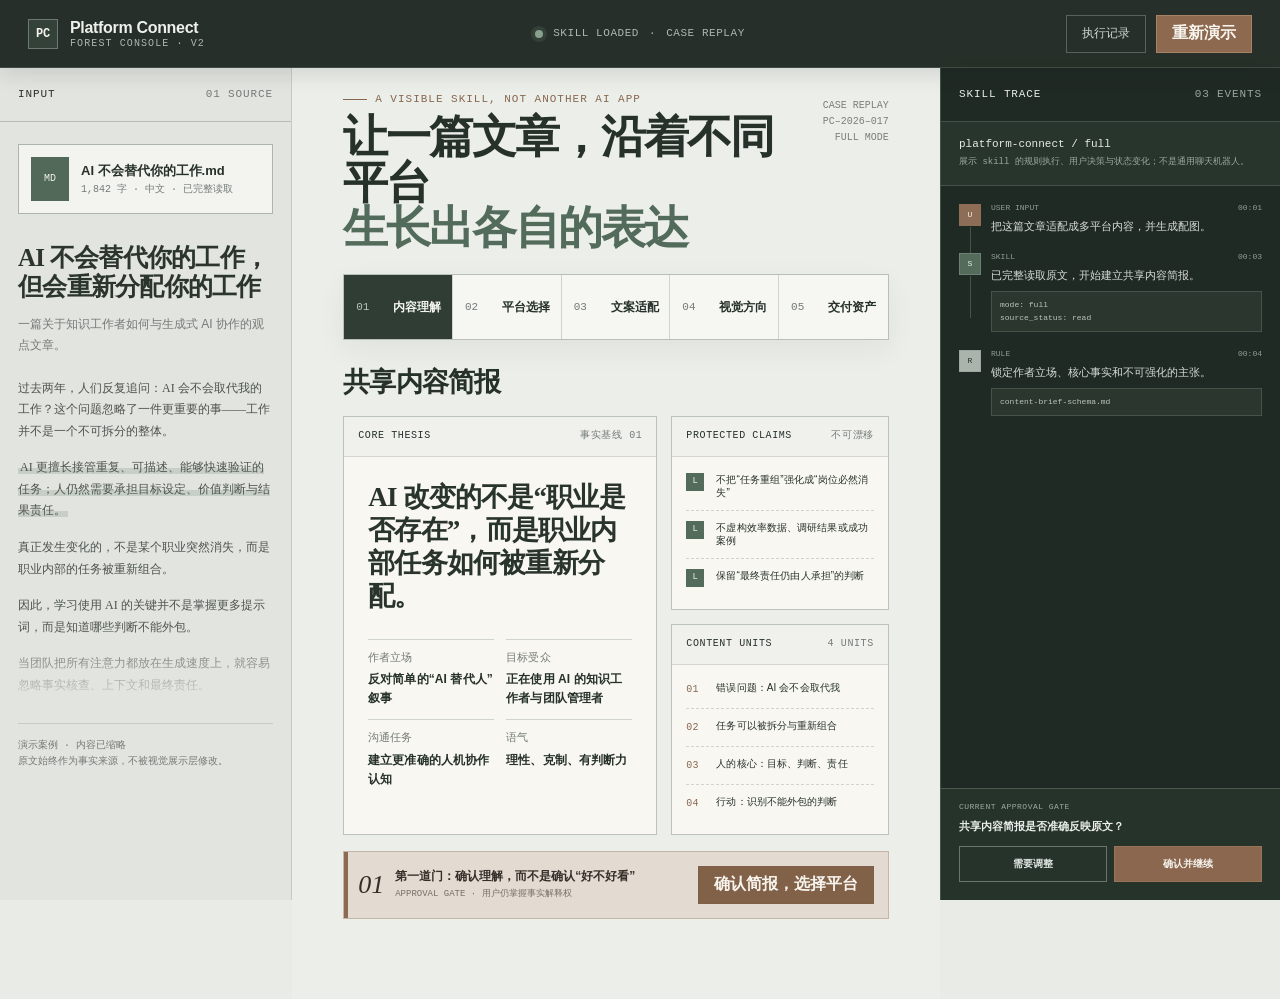
<file: designs/platform-connect-showcase/Platform Connect — Forest Console V2.html>
<!doctype html>
<html lang="zh-CN">
<head>
  <meta charset="utf-8">
  <meta name="viewport" content="width=device-width, initial-scale=1">
  <title>Platform Connect — Forest Console V2</title>
  <style>
    :root {
      --paper: #f3f0e8;
      --paper-deep: #e8e3d7;
      --ink: #181915;
      --muted: #6f7069;
      --line: #c9c4b8;
      --accent: #ff5a36;
      --acid: #dfff3f;
      --white: #fffdf8;
      --green: #2b6f50;
      --blue: #315b9c;
      --shadow: 0 18px 55px rgba(31, 29, 22, .10);
      --serif: "Iowan Old Style", "Palatino Linotype", "Songti SC", "Noto Serif SC", serif;
      --sans: -apple-system, BlinkMacSystemFont, "SF Pro Text", "PingFang SC", "Microsoft YaHei", sans-serif;
      --mono: "SFMono-Regular", Consolas, "Liberation Mono", monospace;
    }

    * { box-sizing: border-box; }

    html, body {
      margin: 0;
      min-height: 100%;
      color: var(--ink);
      background: var(--paper);
      font-family: var(--sans);
    }

    body {
      min-height: 100vh;
      overflow-x: hidden;
      background-image:
        linear-gradient(rgba(24,25,21,.025) 1px, transparent 1px),
        linear-gradient(90deg, rgba(24,25,21,.025) 1px, transparent 1px);
      background-size: 32px 32px;
    }

    button, textarea, input { font: inherit; }
    button { color: inherit; }

    .app-shell {
      min-height: 100vh;
      display: grid;
      grid-template-rows: 68px 1fr;
    }

    .topbar {
      position: sticky;
      top: 0;
      z-index: 20;
      display: grid;
      grid-template-columns: minmax(260px, 1fr) auto minmax(260px, 1fr);
      align-items: center;
      gap: 24px;
      padding: 0 28px;
      border-bottom: 1px solid var(--ink);
      background: rgba(243, 240, 232, .96);
      backdrop-filter: blur(12px);
    }

    .brand {
      display: flex;
      align-items: center;
      gap: 12px;
      font-weight: 780;
      letter-spacing: -.02em;
    }

    .brand-mark {
      width: 30px;
      height: 30px;
      display: grid;
      place-items: center;
      color: var(--white);
      background: var(--ink);
      font-family: var(--mono);
      font-size: 12px;
      transform: rotate(-3deg);
    }

    .brand small {
      display: block;
      margin-top: 1px;
      color: var(--muted);
      font: 10px/1.1 var(--mono);
      letter-spacing: .11em;
      text-transform: uppercase;
    }

    .runtime-status {
      display: flex;
      align-items: center;
      gap: 10px;
      font: 11px/1 var(--mono);
      letter-spacing: .05em;
      text-transform: uppercase;
    }

    .pulse {
      width: 8px;
      height: 8px;
      border-radius: 50%;
      background: var(--green);
      box-shadow: 0 0 0 5px rgba(43,111,80,.12);
    }

    .top-actions {
      display: flex;
      justify-content: flex-end;
      align-items: center;
      gap: 10px;
    }

    .quiet-button, .primary-button, .ghost-button {
      min-height: 38px;
      border: 1px solid var(--ink);
      border-radius: 0;
      padding: 0 15px;
      cursor: pointer;
      transition: transform .16s ease, box-shadow .16s ease, background .16s ease;
    }

    .quiet-button {
      border-color: var(--line);
      background: transparent;
      color: var(--muted);
      font-size: 12px;
    }

    .primary-button {
      color: var(--white);
      background: var(--ink);
      font-weight: 680;
      box-shadow: 4px 4px 0 var(--accent);
    }

    .ghost-button {
      background: var(--white);
      font-weight: 650;
    }

    .quiet-button:hover, .primary-button:hover, .ghost-button:hover {
      transform: translate(-1px, -1px);
    }

    .primary-button:hover { box-shadow: 6px 6px 0 var(--accent); }

    .workspace {
      display: grid;
      grid-template-columns: 292px minmax(620px, 1fr) 340px;
      min-height: calc(100vh - 68px);
    }

    .source-panel, .trace-panel {
      position: sticky;
      top: 68px;
      height: calc(100vh - 68px);
      overflow: auto;
      background: rgba(255,253,248,.55);
    }

    .source-panel { border-right: 1px solid var(--ink); }
    .trace-panel { border-left: 1px solid var(--ink); }

    .panel-heading {
      display: flex;
      align-items: center;
      justify-content: space-between;
      gap: 16px;
      height: 54px;
      padding: 0 18px;
      border-bottom: 1px solid var(--line);
      font: 11px/1 var(--mono);
      letter-spacing: .08em;
      text-transform: uppercase;
    }

    .panel-heading span:last-child { color: var(--muted); }

    .source-body { padding: 20px 18px 28px; }

    .file-ticket {
      display: grid;
      grid-template-columns: 38px 1fr;
      gap: 12px;
      align-items: center;
      padding: 12px;
      border: 1px solid var(--ink);
      background: var(--white);
      box-shadow: 4px 4px 0 var(--acid);
    }

    .file-type {
      display: grid;
      place-items: center;
      width: 38px;
      height: 44px;
      color: var(--white);
      background: var(--blue);
      font: 10px/1 var(--mono);
    }

    .file-name {
      font-size: 13px;
      font-weight: 720;
      line-height: 1.35;
    }

    .file-meta {
      margin-top: 4px;
      color: var(--muted);
      font: 10px/1.3 var(--mono);
    }

    .source-title {
      margin: 30px 0 12px;
      font: 700 27px/1.15 var(--serif);
      letter-spacing: -.03em;
    }

    .source-dek {
      margin: 0 0 22px;
      color: var(--muted);
      font-size: 12px;
      line-height: 1.75;
    }

    .source-copy {
      display: grid;
      gap: 15px;
      color: #3f403a;
      font: 12px/1.8 var(--serif);
    }

    .source-copy p { margin: 0; }

    .highlight {
      padding: 0 2px;
      background: linear-gradient(transparent 48%, rgba(223,255,63,.72) 48%);
    }

    .source-fade {
      position: relative;
      height: 82px;
      margin-top: -70px;
      background: linear-gradient(transparent, var(--paper));
    }

    .source-note {
      margin-top: 14px;
      padding-top: 14px;
      border-top: 1px solid var(--line);
      color: var(--muted);
      font: 10px/1.6 var(--mono);
    }

    .main-stage {
      min-width: 0;
      padding: 26px clamp(24px, 4vw, 58px) 80px;
    }

    .demo-intro {
      display: flex;
      align-items: flex-start;
      justify-content: space-between;
      gap: 24px;
      margin-bottom: 22px;
    }

    .eyebrow {
      display: flex;
      align-items: center;
      gap: 8px;
      color: var(--accent);
      font: 11px/1 var(--mono);
      letter-spacing: .09em;
      text-transform: uppercase;
    }

    .eyebrow::before {
      content: "";
      width: 24px;
      height: 1px;
      background: currentColor;
    }

    .demo-intro h1 {
      max-width: 670px;
      margin: 10px 0 0;
      font: 740 clamp(34px, 4vw, 60px)/.98 var(--serif);
      letter-spacing: -.055em;
    }

    .demo-intro h1 em {
      font-style: italic;
      color: var(--accent);
    }

    .case-id {
      flex: 0 0 auto;
      padding-top: 4px;
      text-align: right;
      color: var(--muted);
      font: 10px/1.6 var(--mono);
      text-transform: uppercase;
    }

    .stepper {
      display: grid;
      grid-template-columns: repeat(5, 1fr);
      margin-bottom: 28px;
      border: 1px solid var(--ink);
      background: var(--white);
      box-shadow: var(--shadow);
    }

    .step {
      position: relative;
      display: grid;
      grid-template-columns: 28px 1fr;
      gap: 9px;
      align-items: center;
      min-width: 0;
      min-height: 64px;
      padding: 10px 12px;
      border: 0;
      border-right: 1px solid var(--line);
      background: transparent;
      text-align: left;
      cursor: pointer;
      transition: background .18s ease, color .18s ease;
    }

    .step:last-child { border-right: 0; }
    .step:hover { background: var(--paper); }
    .step.active { color: var(--white); background: var(--ink); }
    .step.done::after {
      content: "";
      position: absolute;
      right: 8px;
      top: 8px;
      width: 6px;
      height: 6px;
      border-radius: 50%;
      background: var(--green);
    }

    .step-index {
      font: 11px/1 var(--mono);
      color: var(--muted);
    }

    .step.active .step-index { color: var(--acid); }
    .step-label { font-size: 12px; font-weight: 680; white-space: nowrap; }

    .screen {
      display: none;
      animation: enter .32s ease both;
    }

    .screen.active { display: block; }

    @keyframes enter {
      from { opacity: 0; transform: translateY(8px); }
      to { opacity: 1; transform: translateY(0); }
    }

    .section-head {
      display: flex;
      align-items: flex-end;
      justify-content: space-between;
      gap: 24px;
      margin-bottom: 18px;
    }

    .section-head h2 {
      margin: 0;
      font: 700 27px/1.1 var(--serif);
      letter-spacing: -.03em;
    }

    .section-head p {
      max-width: 430px;
      margin: 7px 0 0;
      color: var(--muted);
      font-size: 12px;
      line-height: 1.65;
    }

    .rule-tag {
      flex: 0 0 auto;
      padding: 7px 9px;
      border: 1px solid var(--line);
      color: var(--muted);
      font: 9px/1 var(--mono);
      letter-spacing: .06em;
      text-transform: uppercase;
    }

    .brief-grid {
      display: grid;
      grid-template-columns: 1.3fr .9fr;
      gap: 14px;
    }

    .card {
      position: relative;
      border: 1px solid var(--ink);
      background: var(--white);
    }

    .card-topline {
      display: flex;
      align-items: center;
      justify-content: space-between;
      min-height: 40px;
      padding: 0 14px;
      border-bottom: 1px solid var(--line);
      font: 10px/1 var(--mono);
      letter-spacing: .06em;
      text-transform: uppercase;
    }

    .card-topline span:last-child { color: var(--muted); }

    .thesis-card {
      grid-row: span 2;
      min-height: 304px;
    }

    .thesis-content { padding: 24px; }

    .thesis-quote {
      margin: 0 0 26px;
      font: 650 29px/1.22 var(--serif);
      letter-spacing: -.03em;
    }

    .mini-grid {
      display: grid;
      grid-template-columns: repeat(2, 1fr);
      gap: 12px;
    }

    .mini-fact {
      padding-top: 12px;
      border-top: 1px solid var(--line);
    }

    .mini-fact label {
      display: block;
      margin-bottom: 5px;
      color: var(--muted);
      font: 11px/1.25 var(--mono);
      text-transform: uppercase;
    }

    .mini-fact strong {
      font-size: 12px;
      line-height: 1.55;
    }

    .lock-list, .unit-list {
      display: grid;
      gap: 0;
      padding: 6px 14px 12px;
    }

    .lock-item, .unit-item {
      display: grid;
      grid-template-columns: 22px 1fr;
      gap: 8px;
      align-items: start;
      padding: 10px 0;
      border-bottom: 1px dashed var(--line);
      font-size: 11px;
      line-height: 1.5;
    }

    .lock-item:last-child, .unit-item:last-child { border-bottom: 0; }

    .lock-icon {
      display: grid;
      place-items: center;
      width: 18px;
      height: 18px;
      color: var(--white);
      background: var(--ink);
      font: 9px/1 var(--mono);
    }

    .unit-num {
      color: var(--accent);
      font: 10px/1.7 var(--mono);
    }

    .approval-bar {
      display: flex;
      align-items: center;
      justify-content: space-between;
      gap: 18px;
      margin-top: 16px;
      padding: 14px;
      border: 1px solid var(--ink);
      background: var(--acid);
    }

    .approval-copy {
      display: flex;
      align-items: center;
      gap: 11px;
    }

    .approval-copy strong {
      display: block;
      font-size: 12px;
    }

    .approval-copy small {
      display: block;
      margin-top: 3px;
      color: rgba(24,25,21,.65);
      font: 9px/1.4 var(--mono);
    }

    .approval-number {
      font: 26px/1 var(--serif);
      font-style: italic;
    }

    .platform-grid {
      display: grid;
      grid-template-columns: repeat(2, minmax(0, 1fr));
      gap: 14px;
    }

    .platform-card {
      position: relative;
      min-height: 184px;
      padding: 18px;
      border: 1px solid var(--ink);
      background: var(--white);
      cursor: pointer;
      transition: transform .18s ease, box-shadow .18s ease;
    }

    .platform-card:hover { transform: translateY(-2px); }
    .platform-card.selected { box-shadow: 6px 6px 0 var(--accent); }
    .platform-card.selected::after {
      content: "SELECTED";
      position: absolute;
      top: 12px;
      right: 12px;
      padding: 5px 7px;
      color: var(--white);
      background: var(--ink);
      font: 8px/1 var(--mono);
      letter-spacing: .08em;
    }

    .platform-monogram {
      display: grid;
      place-items: center;
      width: 34px;
      height: 34px;
      margin-bottom: 16px;
      border: 1px solid var(--ink);
      font: 700 12px/1 var(--mono);
    }

    .platform-card h3 {
      margin: 0 0 6px;
      font: 700 18px/1.1 var(--serif);
    }

    .platform-card p {
      min-height: 42px;
      margin: 0;
      color: var(--muted);
      font-size: 11px;
      line-height: 1.6;
    }

    .platform-tags {
      display: flex;
      flex-wrap: wrap;
      gap: 5px;
      margin-top: 14px;
    }

    .platform-tags span {
      padding: 4px 6px;
      background: var(--paper-deep);
      font: 8px/1 var(--mono);
      text-transform: uppercase;
    }

    .copy-layout {
      display: grid;
      grid-template-columns: 220px minmax(0, 1fr);
      gap: 14px;
    }

    .copy-tabs {
      display: grid;
      align-content: start;
      border: 1px solid var(--ink);
      background: var(--white);
    }

    .copy-tab {
      position: relative;
      display: grid;
      gap: 4px;
      min-height: 76px;
      padding: 14px;
      border: 0;
      border-bottom: 1px solid var(--line);
      background: transparent;
      text-align: left;
      cursor: pointer;
    }

    .copy-tab:last-child { border-bottom: 0; }
    .copy-tab.active { color: var(--white); background: var(--ink); }
    .copy-tab strong { font-size: 12px; }
    .copy-tab small { color: var(--muted); font: 9px/1.4 var(--mono); }
    .copy-tab.active small { color: #a9aaa4; }

    .copy-preview {
      min-height: 432px;
      border: 1px solid var(--ink);
      background: var(--white);
    }

    .preview-toolbar {
      display: flex;
      align-items: center;
      justify-content: space-between;
      min-height: 48px;
      padding: 0 16px;
      border-bottom: 1px solid var(--line);
    }

    .preview-toolbar div:first-child {
      display: flex;
      align-items: center;
      gap: 9px;
      font-size: 11px;
      font-weight: 680;
    }

    .draft-chip {
      padding: 4px 6px;
      color: var(--blue);
      background: #e8eef7;
      font: 8px/1 var(--mono);
    }

    .copy-actions {
      display: flex;
      align-items: center;
      gap: 6px;
    }

    .icon-button {
      width: 30px;
      height: 30px;
      border: 1px solid var(--line);
      background: transparent;
      cursor: pointer;
      font: 11px/1 var(--mono);
    }

    .document-sheet {
      max-width: 620px;
      margin: 0 auto;
      padding: 30px 38px 40px;
    }

    .document-sheet h3 {
      margin: 0 0 18px;
      font: 700 26px/1.25 var(--serif);
      letter-spacing: -.025em;
    }

    .document-sheet p {
      margin: 0 0 14px;
      color: #393a35;
      font-size: 12px;
      line-height: 1.85;
    }

    .hook {
      display: inline;
      background: linear-gradient(transparent 55%, rgba(255,90,54,.25) 55%);
    }

    .cta-line {
      margin-top: 22px !important;
      padding-top: 14px;
      border-top: 1px solid var(--ink);
      font-weight: 680;
    }

    .visual-grid {
      display: grid;
      grid-template-columns: repeat(3, minmax(0, 1fr));
      gap: 12px;
    }

    .visual-card {
      border: 1px solid var(--ink);
      background: var(--white);
      cursor: pointer;
      transition: transform .18s ease, box-shadow .18s ease;
    }

    .visual-card:hover { transform: translateY(-3px); }
    .visual-card.selected { box-shadow: 6px 6px 0 var(--accent); }

    .visual-swatch {
      position: relative;
      height: 145px;
      overflow: hidden;
      border-bottom: 1px solid var(--ink);
    }

    .swatch-editorial { background: #e7dbc9; }
    .swatch-editorial::before {
      content: "AI";
      position: absolute;
      left: 16px;
      bottom: -20px;
      font: 900 116px/1 var(--serif);
      color: #191a16;
      transform: rotate(-7deg);
    }
    .swatch-editorial::after {
      content: "重写工作，不重写判断";
      position: absolute;
      right: 11px;
      top: 12px;
      width: 78px;
      padding: 6px;
      color: var(--white);
      background: var(--accent);
      font: 700 10px/1.35 var(--sans);
    }

    .swatch-diagram {
      background-color: #20221d;
      background-image: linear-gradient(rgba(255,255,255,.08) 1px, transparent 1px), linear-gradient(90deg, rgba(255,255,255,.08) 1px, transparent 1px);
      background-size: 18px 18px;
    }

    .swatch-diagram::before, .swatch-diagram::after {
      position: absolute;
      display: grid;
      place-items: center;
      border: 1px solid var(--acid);
      color: var(--acid);
      font: 10px/1.2 var(--mono);
      text-align: center;
    }

    .swatch-diagram::before {
      content: "重复任务";
      left: 18px;
      top: 43px;
      width: 76px;
      height: 45px;
    }

    .swatch-diagram::after {
      content: "人的判断";
      right: 18px;
      top: 43px;
      width: 76px;
      height: 45px;
      border-color: var(--accent);
      color: var(--accent);
      box-shadow: -42px 0 0 -41px var(--white);
    }

    .swatch-collage { background: var(--acid); }
    .swatch-collage::before {
      content: "HUMAN\A ×\A MACHINE";
      white-space: pre;
      position: absolute;
      inset: 17px auto auto 17px;
      font: 900 28px/.85 var(--sans);
      letter-spacing: -.08em;
    }

    .swatch-collage::after {
      content: "不是替代\A 是重新分工";
      white-space: pre;
      position: absolute;
      right: 12px;
      bottom: 12px;
      padding: 10px;
      color: var(--white);
      background: var(--blue);
      font: 700 12px/1.25 var(--serif);
      transform: rotate(4deg);
    }

    .visual-copy { padding: 14px; }
    .visual-copy h3 { margin: 0 0 5px; font: 700 15px/1.2 var(--serif); }
    .visual-copy p { min-height: 50px; margin: 0; color: var(--muted); font-size: 10px; line-height: 1.6; }

    .fit-row {
      display: flex;
      align-items: center;
      justify-content: space-between;
      gap: 10px;
      margin-top: 12px;
      padding-top: 10px;
      border-top: 1px solid var(--line);
      font: 8px/1 var(--mono);
      text-transform: uppercase;
    }

    .asset-board {
      display: grid;
      grid-template-columns: repeat(2, minmax(0, 1fr));
      gap: 12px;
    }

    .asset-card {
      display: grid;
      grid-template-columns: 92px 1fr;
      min-height: 126px;
      border: 1px solid var(--ink);
      background: var(--white);
    }

    .asset-thumb {
      position: relative;
      display: grid;
      place-items: center;
      overflow: hidden;
      border-right: 1px solid var(--ink);
      color: var(--white);
      background: var(--ink);
      font: 800 24px/1 var(--serif);
    }

    .asset-thumb.tall::after {
      content: "";
      position: absolute;
      width: 34px;
      height: 60px;
      border: 1px solid var(--acid);
    }

    .asset-thumb.wide::after {
      content: "";
      position: absolute;
      width: 62px;
      height: 34px;
      border: 1px solid var(--accent);
    }

    .asset-body { padding: 13px; }

    .asset-line {
      display: flex;
      align-items: flex-start;
      justify-content: space-between;
      gap: 8px;
    }

    .asset-line h3 { margin: 0; font-size: 12px; }

    .ready-chip {
      padding: 4px 6px;
      color: var(--green);
      background: #e0eee7;
      font: 8px/1 var(--mono);
    }

    .asset-meta {
      margin-top: 5px;
      color: var(--muted);
      font: 9px/1.5 var(--mono);
    }

    .qa-row {
      display: grid;
      grid-template-columns: repeat(2, 1fr);
      gap: 5px;
      margin-top: 12px;
    }

    .qa-row span {
      padding: 5px 6px;
      border: 1px solid var(--line);
      font: 8px/1 var(--mono);
    }

    .qa-row span::before {
      content: "✓";
      margin-right: 4px;
      color: var(--green);
    }

    .delivery-footer {
      display: grid;
      grid-template-columns: 1fr auto;
      gap: 16px;
      align-items: center;
      margin-top: 14px;
      padding: 18px;
      color: var(--white);
      background: var(--ink);
    }

    .delivery-footer strong { font: 680 16px/1.2 var(--serif); }
    .delivery-footer small { display: block; margin-top: 4px; color: #acaea7; font: 9px/1.4 var(--mono); }

    .trace-body {
      display: flex;
      flex-direction: column;
      min-height: calc(100vh - 122px);
    }

    .trace-context {
      padding: 15px 18px;
      border-bottom: 1px solid var(--line);
      background: var(--paper-deep);
    }

    .trace-context strong {
      display: block;
      font: 11px/1.4 var(--mono);
    }

    .trace-context span {
      display: block;
      margin-top: 4px;
      color: var(--muted);
      font: 9px/1.5 var(--mono);
    }

    .trace-stream {
      display: grid;
      align-content: start;
      gap: 18px;
      flex: 1;
      padding: 18px;
    }

    .trace-event {
      display: grid;
      grid-template-columns: 22px 1fr;
      gap: 10px;
      animation: traceIn .28s ease both;
    }

    @keyframes traceIn {
      from { opacity: 0; transform: translateX(5px); }
      to { opacity: 1; transform: translateX(0); }
    }

    .event-mark {
      position: relative;
      display: grid;
      place-items: center;
      width: 22px;
      height: 22px;
      border: 1px solid var(--ink);
      background: var(--white);
      font: 8px/1 var(--mono);
    }

    .event-mark::after {
      content: "";
      position: absolute;
      left: 10px;
      top: 22px;
      width: 1px;
      height: 42px;
      background: var(--line);
    }

    .trace-event:last-child .event-mark::after { display: none; }
    .trace-event.agent .event-mark { color: var(--white); background: var(--ink); }
    .trace-event.user .event-mark { background: var(--acid); }
    .trace-event.rule .event-mark { color: var(--white); background: var(--accent); border-color: var(--accent); }

    .event-copy label {
      display: flex;
      justify-content: space-between;
      gap: 8px;
      margin-bottom: 5px;
      color: var(--muted);
      font: 8px/1 var(--mono);
      text-transform: uppercase;
    }

    .event-copy p {
      margin: 0;
      font-size: 11px;
      line-height: 1.65;
    }

    .event-copy code {
      display: block;
      margin-top: 7px;
      padding: 7px 8px;
      border: 1px solid var(--line);
      color: #4d4e48;
      background: var(--white);
      font: 8px/1.55 var(--mono);
      white-space: pre-wrap;
    }

    .decision-box {
      position: sticky;
      bottom: 0;
      padding: 14px 18px 18px;
      border-top: 1px solid var(--ink);
      background: var(--paper);
    }

    .decision-box label {
      display: block;
      margin-bottom: 8px;
      color: var(--muted);
      font: 8px/1 var(--mono);
      letter-spacing: .06em;
      text-transform: uppercase;
    }

    .decision-text {
      margin-bottom: 11px;
      font-size: 11px;
      font-weight: 680;
      line-height: 1.45;
    }

    .decision-actions {
      display: grid;
      grid-template-columns: 1fr 1fr;
      gap: 7px;
    }

    .decision-actions button {
      min-height: 36px;
      border: 1px solid var(--ink);
      background: var(--white);
      font-size: 10px;
      font-weight: 650;
      cursor: pointer;
    }

    .decision-actions button.confirm {
      color: var(--white);
      background: var(--ink);
    }

    .toast {
      position: fixed;
      right: 28px;
      bottom: 28px;
      z-index: 50;
      max-width: 340px;
      padding: 13px 16px;
      color: var(--white);
      background: var(--ink);
      box-shadow: 5px 5px 0 var(--accent);
      font-size: 11px;
      line-height: 1.5;
      opacity: 0;
      transform: translateY(10px);
      pointer-events: none;
      transition: opacity .2s ease, transform .2s ease;
    }

    .toast.show { opacity: 1; transform: translateY(0); }

    @media (max-width: 1180px) {
      .workspace { grid-template-columns: 240px minmax(560px, 1fr); }
      .trace-panel {
        position: fixed;
        z-index: 30;
        right: 0;
        top: 68px;
        width: 340px;
        transform: translateX(100%);
        transition: transform .25s ease;
        box-shadow: -18px 0 50px rgba(0,0,0,.12);
      }
      body.trace-open .trace-panel { transform: translateX(0); }
    }

    @media (max-width: 820px) {
      .topbar { grid-template-columns: 1fr auto; padding: 0 16px; }
      .runtime-status { display: none; }
      .workspace { display: block; }
      .source-panel { display: none; }
      .main-stage { padding: 22px 16px 60px; }
      .demo-intro { display: block; }
      .case-id { margin-top: 14px; text-align: left; }
      .stepper { overflow-x: auto; grid-template-columns: repeat(5, 130px); }
      .brief-grid, .platform-grid, .copy-layout, .visual-grid, .asset-board { grid-template-columns: 1fr; }
      .thesis-card { grid-row: auto; }
      .copy-tabs { grid-template-columns: repeat(3, 1fr); overflow-x: auto; }
      .copy-tab { border-right: 1px solid var(--line); border-bottom: 0; }
    }
    /* Forest Console V2 — visual layer only */
    :root {
      --paper: #e9ebe6;
      --paper-deep: #d9ddd7;
      --ink: #26312a;
      --muted: #747b76;
      --line: #c6cbc5;
      --accent: #987457;
      --acid: #829587;
      --white: #f8f7f2;
      --green: #607966;
      --blue: #6f7b74;
      --shadow: 0 10px 30px rgba(31, 41, 35, .06);
    }

    body {
      background: var(--paper);
      background-image: none;
    }

    .topbar {
      color: #eef0eb;
      border-bottom-color: #3e4b43;
      background: rgba(31, 41, 35, .97);
      box-shadow: 0 6px 20px rgba(23, 31, 26, .12);
    }

    .brand-mark {
      color: #f4f1eb;
      border: 1px solid #6d7a71;
      background: #344139;
      transform: none;
    }

    .brand small,
    .runtime-status {
      color: #aeb8b1;
    }

    .pulse {
      background: #88a08e;
      box-shadow: 0 0 0 4px rgba(136, 160, 142, .14);
    }

    .topbar .quiet-button {
      color: #d1d7d2;
      border-color: #56645b;
      background: transparent;
    }

    .topbar .primary-button {
      color: #f8f5ef;
      border-color: #a78365;
      background: #8c694f;
      box-shadow: none;
    }

    .topbar .primary-button:hover {
      background: #9a7657;
      box-shadow: none;
    }

    .source-panel {
      color: var(--ink);
      border-right-color: var(--line);
      background: #e2e4df;
    }

    .trace-panel {
      color: #e8ebe6;
      border-left-color: #46534b;
      background: #202a24;
    }

    .panel-heading {
      border-bottom-color: rgba(116, 132, 121, .42);
    }

    .trace-panel .panel-heading span:last-child {
      color: #9aa69e;
    }

    .source-body {
      padding-top: 22px;
    }

    .file-ticket {
      border-color: #adb4ae;
      background: #f3f3ef;
      box-shadow: none;
    }

    .file-type {
      color: #eef0eb;
      background: #52695a;
    }

    .source-title {
      font-size: 25px;
      color: #2b352e;
    }

    .source-dek,
    .source-note {
      color: #747b76;
    }

    .source-copy {
      color: #4c544e;
    }

    .highlight,
    .hook {
      background: linear-gradient(transparent 57%, rgba(112, 139, 119, .24) 57%);
    }

    .source-fade {
      background: linear-gradient(transparent, #e2e4df);
    }

    .main-stage {
      background: #eceee9;
    }

    .eyebrow {
      color: #87674f;
    }

    .demo-intro h1 {
      max-width: 720px;
      font-size: clamp(32px, 3.5vw, 50px);
      line-height: 1.02;
      letter-spacing: -.045em;
    }

    .demo-intro h1 em {
      color: #536b5b;
      font-style: normal;
    }

    .case-id {
      color: #78807a;
    }

    .stepper {
      border-color: #b8beb8;
      background: #f6f6f2;
      box-shadow: var(--shadow);
    }

    .step {
      border-right-color: #d0d4cf;
    }

    .step:hover {
      background: #e5e8e3;
    }

    .step.active {
      color: #f4f5f1;
      background: #2f3d34;
    }

    .step.done::after {
      background: #78917e;
    }

    .step.active .step-index {
      color: #b7c7bb;
    }

    .rule-tag {
      color: #727a74;
      border-color: #c3c8c2;
      background: rgba(248, 247, 242, .58);
    }

    .card,
    .platform-card,
    .copy-tabs,
    .copy-preview,
    .visual-card,
    .asset-card {
      border-color: #bcc2bc;
      background: #f8f7f2;
      box-shadow: none;
    }

    .card-topline,
    .preview-toolbar {
      border-bottom-color: #d1d4cf;
      background: #f0f1ed;
    }

    .thesis-quote {
      color: #29342c;
      font-size: 27px;
    }

    .mini-fact,
    .lock-item,
    .unit-item,
    .fit-row {
      border-color: #d0d4ce;
      font-size: 10px;
      line-height: 1.35;
      letter-spacing: .01em;
    }

    .recommendation-score {
      margin-left: 3px;
      color: #87674f;
      font: italic 700 15px/1 var(--serif);
      letter-spacing: -.02em;
    }

    .lock-icon {
      color: #edf0ec;
      background: #536b5a;
    }

    .unit-num {
      color: #8a684f;
    }

    .approval-bar {
      color: #342e29;
      border-color: #c4b5a8;
      background: #e3dbd2;
      box-shadow: inset 4px 0 0 #8d6b51;
    }

    .approval-copy small {
      color: #796e65;
    }

    .primary-button {
      color: #f7f4ee;
      border-color: #7e5f49;
      background: #826149;
      box-shadow: none;
    }

    .primary-button:hover {
      background: #916e53;
      box-shadow: none;
    }

    .quiet-button:hover,
    .primary-button:hover,
    .ghost-button:hover {
      transform: translateY(-1px);
    }

    .platform-card:hover,
    .visual-card:hover {
      transform: translateY(-2px);
    }

    .platform-card.selected,
    .visual-card.selected {
      border-color: #5e7865;
      box-shadow: inset 0 0 0 1px #5e7865;
    }

    .platform-card.selected::after {
      color: #eff2ee;
      background: #526959;
    }

    .platform-monogram {
      color: #f0f2ee;
      border-color: #52675a;
      background: #52675a;
    }

    .platform-tags span {
      color: #68716a;
      background: #e6e8e3;
      padding: 5px 7px;
      font-size: 10px;
      line-height: 1.25;
    }

    .copy-tab {
      border-bottom-color: #d0d4cf;
    }

    .copy-tab.active {
      color: #f1f3ef;
      background: #34443a;
    }

    .copy-tab.active small {
      color: #b3bdb6;
    }

    .copy-tab small {
      font-size: 11px;
      line-height: 1.45;
    }

    .draft-chip {
      color: #526a5a;
      background: #e1e8e2;
    }

    .icon-button {
      color: #69716b;
      border-color: #c6cbc5;
    }

    .document-sheet p {
      color: #444b46;
    }

    .swatch-editorial {
      background: #ddd9d0;
    }

    .swatch-editorial::before {
      color: #26332b;
    }

    .swatch-editorial::after {
      color: #f4f2ed;
      background: #82644e;
    }

    .swatch-diagram {
      background-color: #27342c;
      background-image:
        linear-gradient(rgba(255,255,255,.055) 1px, transparent 1px),
        linear-gradient(90deg, rgba(255,255,255,.055) 1px, transparent 1px);
    }

    .swatch-diagram::before {
      color: #a9b9ad;
      border-color: #829789;
    }

    .swatch-diagram::after {
      color: #c1a58f;
      border-color: #9a765a;
    }

    .swatch-collage {
      color: #26332b;
      background: #a7b4aa;
    }

    .swatch-collage::after {
      color: #f4f2ed;
      background: #775c48;
    }

    .asset-thumb {
      color: #eef1ed;
      border-right-color: #526158;
      background: #2c3b32;
    }

    .asset-thumb.tall::after {
      border-color: #8fa291;
    }

    .asset-thumb.wide::after {
      border-color: #ae8b70;
    }

    .ready-chip {
      color: #4f6c59;
      background: #e0e9e2;
    }

    .qa-row span {
      border-color: #d0d4cf;
      background: #f1f2ee;
      padding: 7px 8px;
      font-size: 10px;
      line-height: 1.25;
    }

    .delivery-actions {
      display: flex;
      justify-content: flex-end;
      margin-top: 14px;
      padding-top: 14px;
      border-top: 1px solid #c6cbc5;
    }

    .delivery-actions .ghost-button {
      color: #2f382f;
      border-color: #b9c0ba;
      background: #f5f4ef;
    }

    .trace-context {
      border-bottom-color: #46534b;
      background: #28352d;
    }

    .trace-context span {
      color: #9ca79f;
    }

    .trace-stream {
      background: #202a24;
    }

    .event-mark {
      color: #253129;
      border-color: #708076;
      background: #dfe3de;
    }

    .event-mark::after {
      background: #46534b;
    }

    .trace-event.agent .event-mark {
      color: #eef1ed;
      background: #526b5a;
    }

    .trace-event.user .event-mark {
      color: #f3efe8;
      border-color: #8d6d55;
      background: #8d6d55;
    }

    .trace-event.rule .event-mark {
      color: #28322b;
      border-color: #9ca79f;
      background: #aab3ac;
    }

    .event-copy label {
      color: #909d94;
    }

    .event-copy p {
      color: #d8ddd8;
    }

    .event-copy code {
      color: #bcc5be;
      border-color: #46534b;
      background: #2a362e;
    }

    .decision-box {
      color: #ebeee9;
      border-top-color: #4a584f;
      background: #26332b;
    }

    .decision-box label {
      color: #9eaaa2;
    }

    .decision-actions button {
      color: #dfe4df;
      border-color: #67756c;
      background: transparent;
    }

    .decision-actions button.confirm {
      color: #f6f2ec;
      border-color: #987457;
      background: #8a674e;
    }

    .toast {
      color: #f5f2ec;
      background: #2c3a31;
      box-shadow: 0 10px 30px rgba(24, 32, 27, .18);
    }

    @media (max-width: 1180px) {
      .trace-panel {
        box-shadow: -18px 0 50px rgba(18, 25, 20, .22);
      }
    }
  </style>
</head>
<body>
  <div class="app-shell">
    <header class="topbar">
      <div class="brand">
        <div class="brand-mark">PC</div>
        <div>
          Platform Connect
          <small>Forest console · v2</small>
        </div>
      </div>
      <div class="runtime-status">
        <span class="pulse"></span>
        <span>Skill loaded</span>
        <span>·</span>
        <span>case replay</span>
      </div>
      <div class="top-actions">
        <button class="quiet-button" id="toggleTrace">执行记录</button>
        <button class="primary-button" id="restartDemo">重新演示</button>
      </div>
    </header>

    <div class="workspace">
      <aside class="source-panel">
        <div class="panel-heading">
          <span>Input</span>
          <span>01 source</span>
        </div>
        <div class="source-body">
          <div class="file-ticket">
            <div class="file-type">MD</div>
            <div>
              <div class="file-name">AI 不会替代你的工作.md</div>
              <div class="file-meta">1,842 字 · 中文 · 已完整读取</div>
            </div>
          </div>
          <h2 class="source-title">AI 不会替代你的工作，但会重新分配你的工作</h2>
          <p class="source-dek">一篇关于知识工作者如何与生成式 AI 协作的观点文章。</p>
          <div class="source-copy">
            <p>过去两年，人们反复追问：AI 会不会取代我的工作？这个问题忽略了一件更重要的事——工作并不是一个不可拆分的整体。</p>
            <p><span class="highlight">AI 更擅长接管重复、可描述、能够快速验证的任务；人仍然需要承担目标设定、价值判断与结果责任。</span></p>
            <p>真正发生变化的，不是某个职业突然消失，而是职业内部的任务被重新组合。</p>
            <p>因此，学习使用 AI 的关键并不是掌握更多提示词，而是知道哪些判断不能外包。</p>
            <p>当团队把所有注意力都放在生成速度上，就容易忽略事实核查、上下文和最终责任。</p>
          </div>
          <div class="source-fade"></div>
          <div class="source-note">演示案例 · 内容已缩略<br>原文始终作为事实来源，不被视觉展示层修改。</div>
        </div>
      </aside>

      <main class="main-stage">
        <div class="demo-intro">
          <div>
            <div class="eyebrow">A visible skill, not another AI app</div>
            <h1>让一篇文章，沿着不同平台<br><em>生长出各自的表达</em></h1>
          </div>
          <div class="case-id">Case replay<br>PC–2026–017<br>Full mode</div>
        </div>

        <nav class="stepper" aria-label="Skill execution steps">
          <button class="step active" data-step="0"><span class="step-index">01</span><span class="step-label">内容理解</span></button>
          <button class="step" data-step="1"><span class="step-index">02</span><span class="step-label">平台选择</span></button>
          <button class="step" data-step="2"><span class="step-index">03</span><span class="step-label">文案适配</span></button>
          <button class="step" data-step="3"><span class="step-index">04</span><span class="step-label">视觉方向</span></button>
          <button class="step" data-step="4"><span class="step-index">05</span><span class="step-label">交付资产</span></button>
        </nav>

        <section class="screen active" data-screen="0" data-screen-label="内容理解">
          <div class="section-head">
            <div>
              <h2>共享内容简报</h2>
            </div>
          </div>

          <div class="brief-grid">
            <article class="card thesis-card">
              <div class="card-topline"><span>Core thesis</span><span>事实基线 01</span></div>
              <div class="thesis-content">
                <p class="thesis-quote">AI 改变的不是“职业是否存在”，而是职业内部任务如何被重新分配。</p>
                <div class="mini-grid">
                  <div class="mini-fact"><label>作者立场</label><strong>反对简单的“AI 替代人”叙事</strong></div>
                  <div class="mini-fact"><label>目标受众</label><strong>正在使用 AI 的知识工作者与团队管理者</strong></div>
                  <div class="mini-fact"><label>沟通任务</label><strong>建立更准确的人机协作认知</strong></div>
                  <div class="mini-fact"><label>语气</label><strong>理性、克制、有判断力</strong></div>
                </div>
              </div>
            </article>

            <article class="card">
              <div class="card-topline"><span>Protected claims</span><span>不可漂移</span></div>
              <div class="lock-list">
                <div class="lock-item"><span class="lock-icon">L</span><span>不把“任务重组”强化成“岗位必然消失”</span></div>
                <div class="lock-item"><span class="lock-icon">L</span><span>不虚构效率数据、调研结果或成功案例</span></div>
                <div class="lock-item"><span class="lock-icon">L</span><span>保留“最终责任仍由人承担”的判断</span></div>
              </div>
            </article>

            <article class="card">
              <div class="card-topline"><span>Content units</span><span>4 units</span></div>
              <div class="unit-list">
                <div class="unit-item"><span class="unit-num">01</span><span>错误问题：AI 会不会取代我</span></div>
                <div class="unit-item"><span class="unit-num">02</span><span>任务可以被拆分与重新组合</span></div>
                <div class="unit-item"><span class="unit-num">03</span><span>人的核心：目标、判断、责任</span></div>
                <div class="unit-item"><span class="unit-num">04</span><span>行动：识别不能外包的判断</span></div>
              </div>
            </article>
          </div>

          <div class="approval-bar">
            <div class="approval-copy">
              <span class="approval-number">01</span>
              <div><strong>第一道门：确认理解，而不是确认“好不好看”</strong><small>APPROVAL GATE · 用户仍掌握事实解释权</small></div>
            </div>
            <button class="primary-button next-button" data-next="1">确认简报，选择平台</button>
          </div>
        </section>

        <section class="screen" data-screen="1" data-screen-label="平台选择">
          <div class="section-head">
            <div>
              <h2>选择目标平台</h2>
            </div>
          </div>

          <div class="platform-grid">
            <article class="platform-card selected" data-platform="xiaohongshu">
              <div class="platform-monogram">RED</div>
              <h3>小红书</h3>
              <p>以认知反差开场，用可收藏的判断清单承接观点。</p>
              <div class="platform-tags"><span>共鸣式标题</span><span>卡片结构</span><span>收藏 CTA</span></div>
            </article>
            <article class="platform-card selected" data-platform="douyin">
              <div class="platform-monogram">DY</div>
              <h3>抖音</h3>
              <p>前三秒提出错误问题，用口语节奏完成观点转折。</p>
              <div class="platform-tags"><span>3 秒钩子</span><span>60 秒脚本</span><span>评论 CTA</span></div>
            </article>
            <article class="platform-card selected" data-platform="linkedin">
              <div class="platform-monogram">IN</div>
              <h3>LinkedIn</h3>
              <p>保留专业判断，强调组织如何重新划分人机职责。</p>
              <div class="platform-tags"><span>英文市场</span><span>专业观点</span><span>讨论 CTA</span></div>
            </article>
            <article class="platform-card" data-platform="wechat">
              <div class="platform-monogram">WX</div>
              <h3>微信公众号</h3>
              <p>以完整论证展开，适合承载方法与案例层次。</p>
              <div class="platform-tags"><span>长文结构</span><span>章节标题</span><span>深度阅读</span></div>
            </article>
          </div>

          <div class="approval-bar">
            <div class="approval-copy">
              <span class="approval-number">03</span>
              <div><strong id="platformCount">已选择 3 个平台</strong><small>每个平台将生成独立、可编辑的 copy package</small></div>
            </div>
            <button class="primary-button next-button" data-next="2">运行平台适配</button>
          </div>
        </section>

        <section class="screen" data-screen="2" data-screen-label="文案适配">
          <div class="section-head">
            <div>
              <h2>平台原生文案</h2>
            </div>
          </div>

          <div class="copy-layout">
            <div class="copy-tabs">
              <button class="copy-tab active" data-copy="red"><strong>小红书</strong><small>认知反差 · 收藏型</small></button>
              <button class="copy-tab" data-copy="dy"><strong>抖音</strong><small>60 秒 · 口语脚本</small></button>
              <button class="copy-tab" data-copy="in"><strong>LinkedIn</strong><small>EN · Professional</small></button>
            </div>

            <article class="copy-preview">
              <div class="preview-toolbar">
                <div><span id="copyPlatformLabel">小红书图文</span></div>
                <div class="copy-actions"><button class="icon-button" title="编辑">ED</button><button class="icon-button" title="重新生成">RE</button></div>
              </div>
              <div class="document-sheet" id="copyContent"></div>
            </article>
          </div>

          <div class="approval-bar">
            <div class="approval-copy">
              <span class="approval-number">02</span>
              <div><strong>第二道门：文案确认后，才询问是否生成配图</strong><small>COPY APPROVAL ≠ IMAGE APPROVAL</small></div>
            </div>
            <button class="primary-button next-button" data-next="3">文案可用，进入配图选择</button>
          </div>
        </section>

        <section class="screen" data-screen="3" data-screen-label="视觉方向">
          <div class="section-head">
            <div>
              <h2>内容特定的视觉方向</h2>
            </div>
            <div class="rule-tag">visual-handoff.md</div>
          </div>

          <div class="visual-grid">
            <article class="visual-card selected" data-style="editorial">
              <div class="visual-swatch swatch-editorial"></div>
              <div class="visual-copy">
                <h3>编辑部观点海报</h3>
                <p>用强标题和克制排版承载“重新分工”的判断，适合观点型内容。</p>
                <div class="fit-row"><span>小红书 / LinkedIn</span><span>推荐 <strong class="recommendation-score">92%</strong></span></div>
              </div>
            </article>
            <article class="visual-card" data-style="diagram">
              <div class="visual-swatch swatch-diagram"></div>
              <div class="visual-copy">
                <h3>任务重组解释图</h3>
                <p>把重复任务与人的判断拆成可见关系，降低抽象概念的理解成本。</p>
                <div class="fit-row"><span>抖音 / 轮播页</span><span>推荐 <strong class="recommendation-score">88%</strong></span></div>
              </div>
            </article>
            <article class="visual-card" data-style="collage">
              <div class="visual-swatch swatch-collage"></div>
              <div class="visual-copy">
                <h3>人机协作拼贴</h3>
                <p>用更有张力的纸张拼贴表现两种能力并存，但需避免“机器人替代人”俗套。</p>
                <div class="fit-row"><span>封面 / 开场帧</span><span>推荐 <strong class="recommendation-score">79%</strong></span></div>
              </div>
            </article>
          </div>

          <div class="approval-bar">
            <div class="approval-copy">
              <span class="approval-number">03</span>
              <div><strong>已选择：<span id="selectedStyleLabel">编辑部观点海报</span></strong><small>仍可提供自定义提示词或按平台覆盖</small></div>
            </div>
            <button class="primary-button next-button" data-next="4">确认资产清单并生成</button>
          </div>
        </section>

        <section class="screen" data-screen="4" data-screen-label="交付资产">
          <div class="section-head">
            <div>
              <h2>可追溯的交付包</h2>
            </div>
            <div class="rule-tag">manifest.json · approved</div>
          </div>

          <div class="asset-board">
            <article class="asset-card">
              <div class="asset-thumb tall">RED</div>
              <div class="asset-body">
                <div class="asset-line"><h3>小红书首图</h3><span class="ready-chip">READY</span></div>
                <div class="asset-meta">3:4 · editorial-poster<br>anchor: core_thesis</div>
                <div class="qa-row"><span>事实</span><span>文字</span><span>构图</span><span>风格</span></div>
              </div>
            </article>
            <article class="asset-card">
              <div class="asset-thumb tall">DY</div>
              <div class="asset-body">
                <div class="asset-line"><h3>抖音开场帧</h3><span class="ready-chip">READY</span></div>
                <div class="asset-meta">9:16 · editorial-poster<br>anchor: content_unit_01</div>
                <div class="qa-row"><span>事实</span><span>文字</span><span>安全区</span><span>风格</span></div>
              </div>
            </article>
            <article class="asset-card">
              <div class="asset-thumb wide">IN</div>
              <div class="asset-body">
                <div class="asset-line"><h3>LinkedIn 横图</h3><span class="ready-chip">READY</span></div>
                <div class="asset-meta">1.91:1 · editorial-poster<br>anchor: protected_claim_03</div>
                <div class="qa-row"><span>事实</span><span>英文</span><span>构图</span><span>风格</span></div>
              </div>
            </article>
            <article class="asset-card">
              <div class="asset-thumb wide">04</div>
              <div class="asset-body">
                <div class="asset-line"><h3>解释卡片组</h3><span class="ready-chip">READY</span></div>
                <div class="asset-meta">4 pages · platform override<br>anchor: content_units_01–04</div>
                <div class="qa-row"><span>顺序</span><span>文字</span><span>一致性</span><span>风格</span></div>
              </div>
            </article>
          </div>

          <div class="delivery-actions">
            <button class="ghost-button" id="inspectManifest">查看交付结构</button>
          </div>
        </section>
      </main>

      <aside class="trace-panel">
        <div class="panel-heading">
          <span>Skill trace</span>
          <span id="traceCounter">03 events</span>
        </div>
        <div class="trace-body">
          <div class="trace-context">
            <strong>platform-connect / full</strong>
            <span>展示 skill 的规则执行、用户决策与状态变化；不是通用聊天机器人。</span>
          </div>
          <div class="trace-stream" id="traceStream"></div>
          <div class="decision-box">
            <label>Current approval gate</label>
            <div class="decision-text" id="decisionText">共享内容简报是否准确反映原文？</div>
            <div class="decision-actions">
              <button id="editDecision">需要调整</button>
              <button class="confirm" id="confirmDecision">确认并继续</button>
            </div>
          </div>
        </div>
      </aside>
    </div>
  </div>

  <div class="toast" id="toast"></div>

  <script>
    const copyPackages = {
      red: {
        label: "小红书图文",
        html: `
          <h3><span class="hook">AI 不会直接抢走你的工作，但会先拿走其中一部分</span></h3>
          <p>我们常把“工作”想成一个完整岗位，于是问题总是：AI 会不会取代我？</p>
          <p>但更值得观察的是，你每天做的事情正在被重新拆分：重复、可描述、能快速验证的任务更适合交给 AI；目标设定、价值判断和结果责任仍然需要人。</p>
          <p>真正要练习的，不只是写提示词，而是识别：<strong>哪些判断不能外包。</strong></p>
          <p class="cta-line">收藏这份判断框架，也欢迎说说你工作中最不能交给 AI 的部分。</p>`
      },
      dy: {
        label: "抖音 60 秒脚本",
        html: `
          <h3><span class="hook">AI 会不会取代你的工作？这个问题，可能从一开始就问错了。</span></h3>
          <p>工作不是一个完整的盒子，它可以被拆成很多任务。</p>
          <p>重复的、能说清楚的、结果可以快速检查的，AI 会越来越擅长。但目标怎么定、什么更重要、出了问题谁负责——这些判断仍然在人手里。</p>
          <p>所以变化不是“一个职业突然消失”，而是职业内部重新分工。</p>
          <p class="cta-line">你工作里哪一件事可以交给 AI，哪一个判断绝对不能？评论区聊聊。</p>`
      },
      in: {
        label: "LinkedIn post · EN",
        html: `
          <h3><span class="hook">AI may not replace your job. It will redistribute the tasks inside it.</span></h3>
          <p>The “Will AI take my job?” debate treats a role as one indivisible unit. In practice, roles are bundles of tasks.</p>
          <p>Generative AI is increasingly useful for work that is repetitive, describable, and quickly verifiable. People still need to set goals, exercise judgment, and own the outcome.</p>
          <p>The useful question is therefore not only what AI can do, but which decisions a team must not outsource.</p>
          <p class="cta-line">Which task in your role is ready for AI—and which judgment should remain human?</p>`
      }
    };

    const traceByStep = [
      [
        { type: "user", mark: "U", who: "User input", time: "00:01", text: "把这篇文章适配成多平台内容，并生成配图。" },
        { type: "agent", mark: "S", who: "Skill", time: "00:03", text: "已完整读取原文，开始建立共享内容简报。", code: "mode: full\nsource_status: read" },
        { type: "rule", mark: "R", who: "Rule", time: "00:04", text: "锁定作者立场、核心事实和不可强化的主张。", code: "content-brief-schema.md" }
      ],
      [
        { type: "agent", mark: "S", who: "Skill", time: "00:08", text: "简报已确认。当前没有默认平台选择，请用户明确目标平台。" },
        { type: "user", mark: "U", who: "User decision", time: "00:12", text: "选择小红书、抖音和 LinkedIn；英文面向全球职场用户。" },
        { type: "rule", mark: "R", who: "Adapter", time: "00:13", text: "仅读取三个已选平台的适配规则。", code: "locale: zh-CN / en-global" }
      ],
      [
        { type: "agent", mark: "S", who: "Skill", time: "00:19", text: "已从同一 brief 派生三份平台文案，保持事实与作者立场一致。" },
        { type: "rule", mark: "R", who: "Approval gate", time: "00:20", text: "停止执行，等待文案确认。视觉方向不会与初稿同时出现。" },
        { type: "user", mark: "U", who: "User decision", time: "00:26", text: "文案可用，继续生成配图。" }
      ],
      [
        { type: "agent", mark: "S", who: "Skill", time: "00:30", text: "已识别行业为“未来工作 / AI 协作”，沟通任务为“认知重构”。" },
        { type: "agent", mark: "S", who: "Visual routing", time: "00:33", text: "推荐 3 个内容特定方向，并保留自定义提示词入口。" },
        { type: "rule", mark: "R", who: "Manifest gate", time: "00:34", text: "生成前先确认每个资产的用途、比例、来源锚点和事实约束。" }
      ],
      [
        { type: "rule", mark: "R", who: "Validation", time: "00:42", text: "manifest 已通过字段、比例、重复资产与审批状态检查。" },
        { type: "agent", mark: "S", who: "Generation", time: "00:55", text: "按 distinct asset 逐一生成，并完成事实、文字、构图与风格 QA。" },
        { type: "agent", mark: "S", who: "Delivery", time: "01:02", text: "交付索引已建立，文案与图片都可追溯到共享 brief。", code: "generation_status: ready" }
      ]
    ];

    const decisionLabels = [
      "共享内容简报是否准确反映原文？",
      "确认目标平台与语言市场？",
      "平台文案是否可用，并继续询问配图意图？",
      "确认视觉方向与资产清单？",
      "交付完成：检查成果与 QA 状态。"
    ];

    const styleLabels = {
      editorial: "编辑部观点海报",
      diagram: "任务重组解释图",
      collage: "人机协作拼贴"
    };

    let currentStep = 0;
    let toastTimer;

    const stepButtons = [...document.querySelectorAll(".step")];
    const screens = [...document.querySelectorAll(".screen")];
    const traceStream = document.getElementById("traceStream");
    const copyContent = document.getElementById("copyContent");
    const copyPlatformLabel = document.getElementById("copyPlatformLabel");
    const decisionText = document.getElementById("decisionText");
    const toast = document.getElementById("toast");

    function showToast(message) {
      toast.textContent = message;
      toast.classList.add("show");
      clearTimeout(toastTimer);
      toastTimer = setTimeout(() => toast.classList.remove("show"), 2200);
    }

    function renderTrace(step) {
      traceStream.innerHTML = traceByStep[step].map(event => `
        <div class="trace-event ${event.type}">
          <div class="event-mark">${event.mark}</div>
          <div class="event-copy">
            <label><span>${event.who}</span><span>${event.time}</span></label>
            <p>${event.text}</p>
            ${event.code ? `<code>${event.code}</code>` : ""}
          </div>
        </div>
      `).join("");
      document.getElementById("traceCounter").textContent = `${String(traceByStep[step].length).padStart(2, "0")} events`;
    }

    function goToStep(step, notify = true) {
      currentStep = Math.max(0, Math.min(4, Number(step)));
      stepButtons.forEach((button, index) => {
        button.classList.toggle("active", index === currentStep);
        button.classList.toggle("done", index < currentStep);
      });
      screens.forEach((screen, index) => screen.classList.toggle("active", index === currentStep));
      decisionText.textContent = decisionLabels[currentStep];
      document.getElementById("confirmDecision").textContent = currentStep === 4 ? "查看交付" : "确认并继续";
      renderTrace(currentStep);
      if (notify) showToast(`已切换到 ${String(currentStep + 1).padStart(2, "0")} · ${stepButtons[currentStep].querySelector(".step-label").textContent}`);
      window.scrollTo({ top: 0, behavior: "smooth" });
    }

    stepButtons.forEach(button => button.addEventListener("click", () => goToStep(button.dataset.step)));
    document.querySelectorAll(".next-button").forEach(button => button.addEventListener("click", () => goToStep(button.dataset.next)));

    document.querySelectorAll(".platform-card").forEach(card => {
      card.addEventListener("click", () => {
        card.classList.toggle("selected");
        const count = document.querySelectorAll(".platform-card.selected").length;
        document.getElementById("platformCount").textContent = `已选择 ${count} 个平台`;
        showToast(count ? `平台选择已更新：${count} 个` : "至少需要选择一个平台");
      });
    });

    document.querySelectorAll(".copy-tab").forEach(tab => {
      tab.addEventListener("click", () => {
        document.querySelectorAll(".copy-tab").forEach(item => item.classList.remove("active"));
        tab.classList.add("active");
        const pkg = copyPackages[tab.dataset.copy];
        copyPlatformLabel.textContent = pkg.label;
        copyContent.innerHTML = pkg.html;
      });
    });

    document.querySelectorAll(".visual-card").forEach(card => {
      card.addEventListener("click", () => {
        document.querySelectorAll(".visual-card").forEach(item => item.classList.remove("selected"));
        card.classList.add("selected");
        document.getElementById("selectedStyleLabel").textContent = styleLabels[card.dataset.style];
        showToast(`已选择视觉方向：${styleLabels[card.dataset.style]}`);
      });
    });

    document.getElementById("confirmDecision").addEventListener("click", () => {
      if (currentStep < 4) {
        goToStep(currentStep + 1);
      } else {
        showToast("案例回放完成：所有交付资产已通过 QA");
      }
    });

    document.getElementById("editDecision").addEventListener("click", () => {
      showToast("展示态：真实执行时，这里会把修改意见返回给当前 skill 步骤");
    });

    document.getElementById("restartDemo").addEventListener("click", () => {
      document.querySelectorAll(".platform-card").forEach((card, index) => card.classList.toggle("selected", index < 3));
      document.getElementById("platformCount").textContent = "已选择 3 个平台";
      goToStep(0);
    });

    document.getElementById("toggleTrace").addEventListener("click", () => {
      document.body.classList.toggle("trace-open");
    });

    document.getElementById("inspectManifest").addEventListener("click", () => {
      showToast("manifest.json → 7 assets · approval: approved · QA: passed");
    });

    copyContent.innerHTML = copyPackages.red.html;
    renderTrace(0);
  </script>
</body>
</html>
</file>
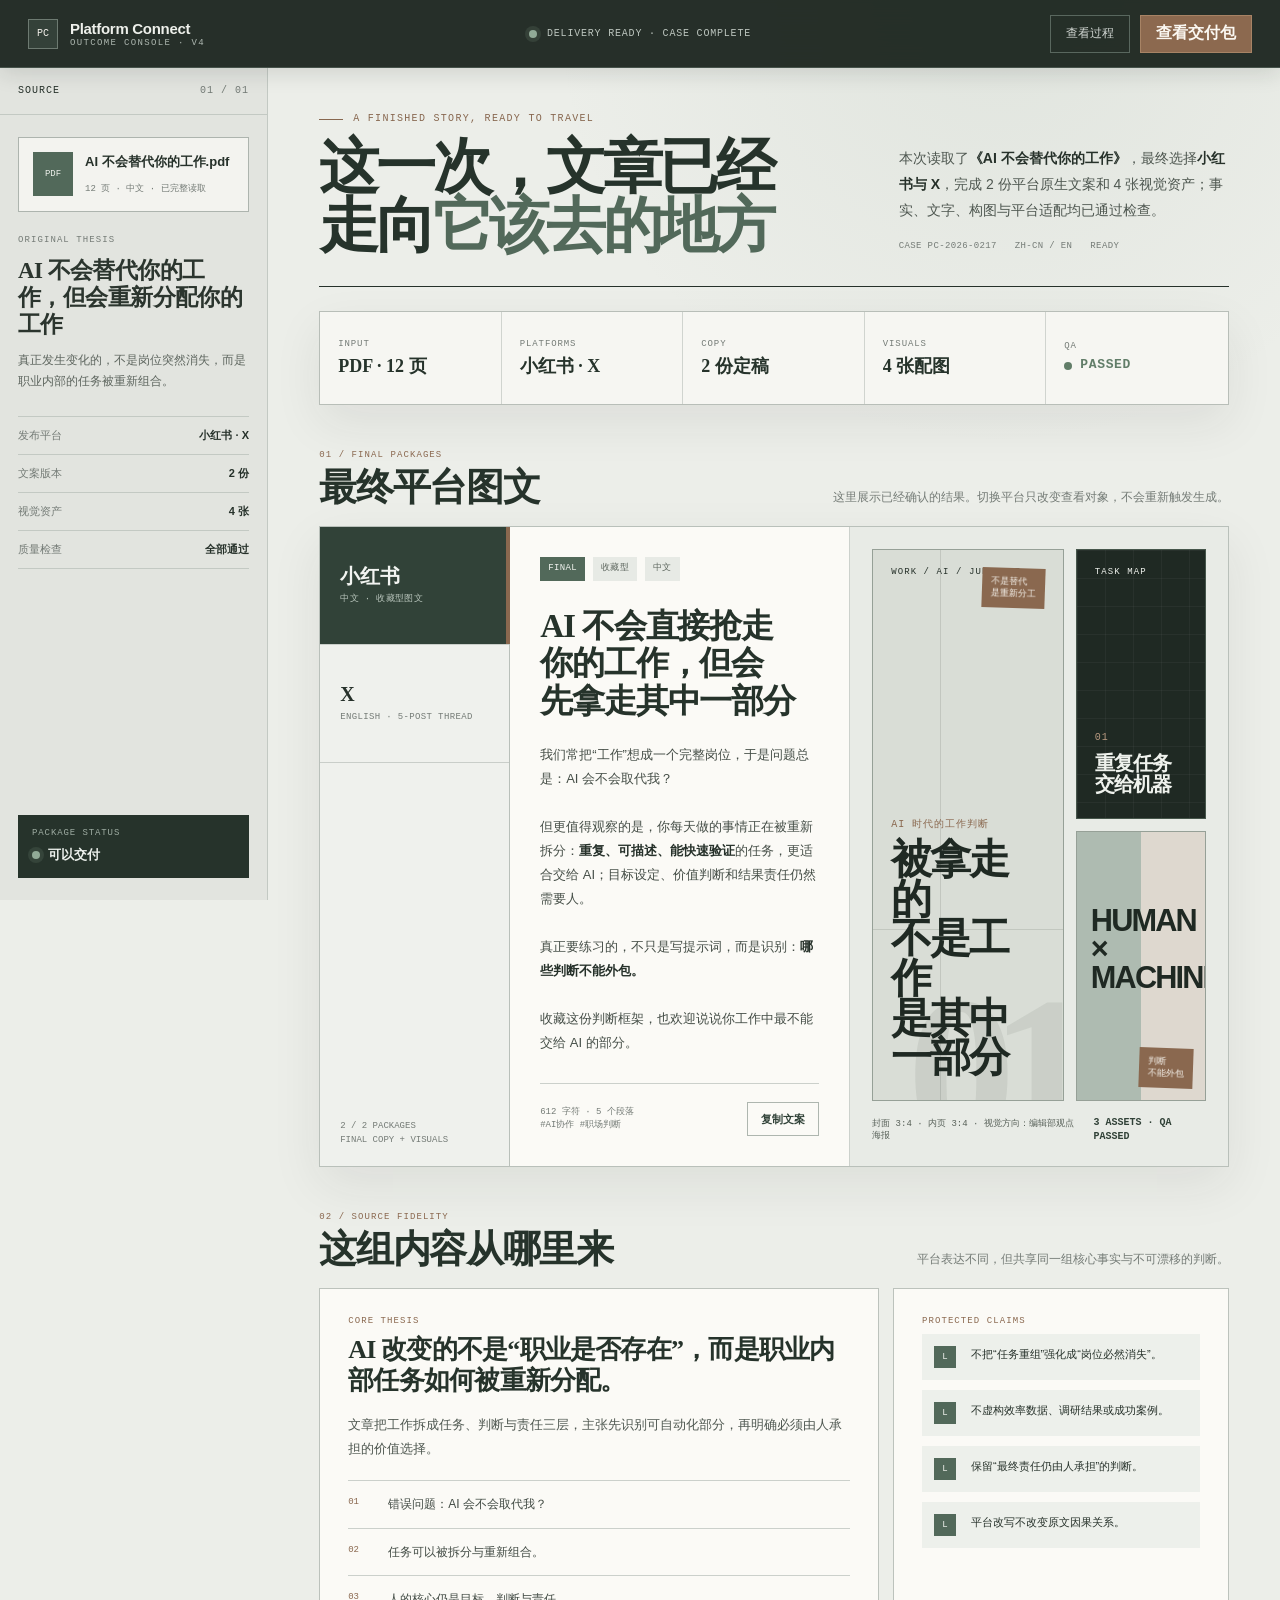
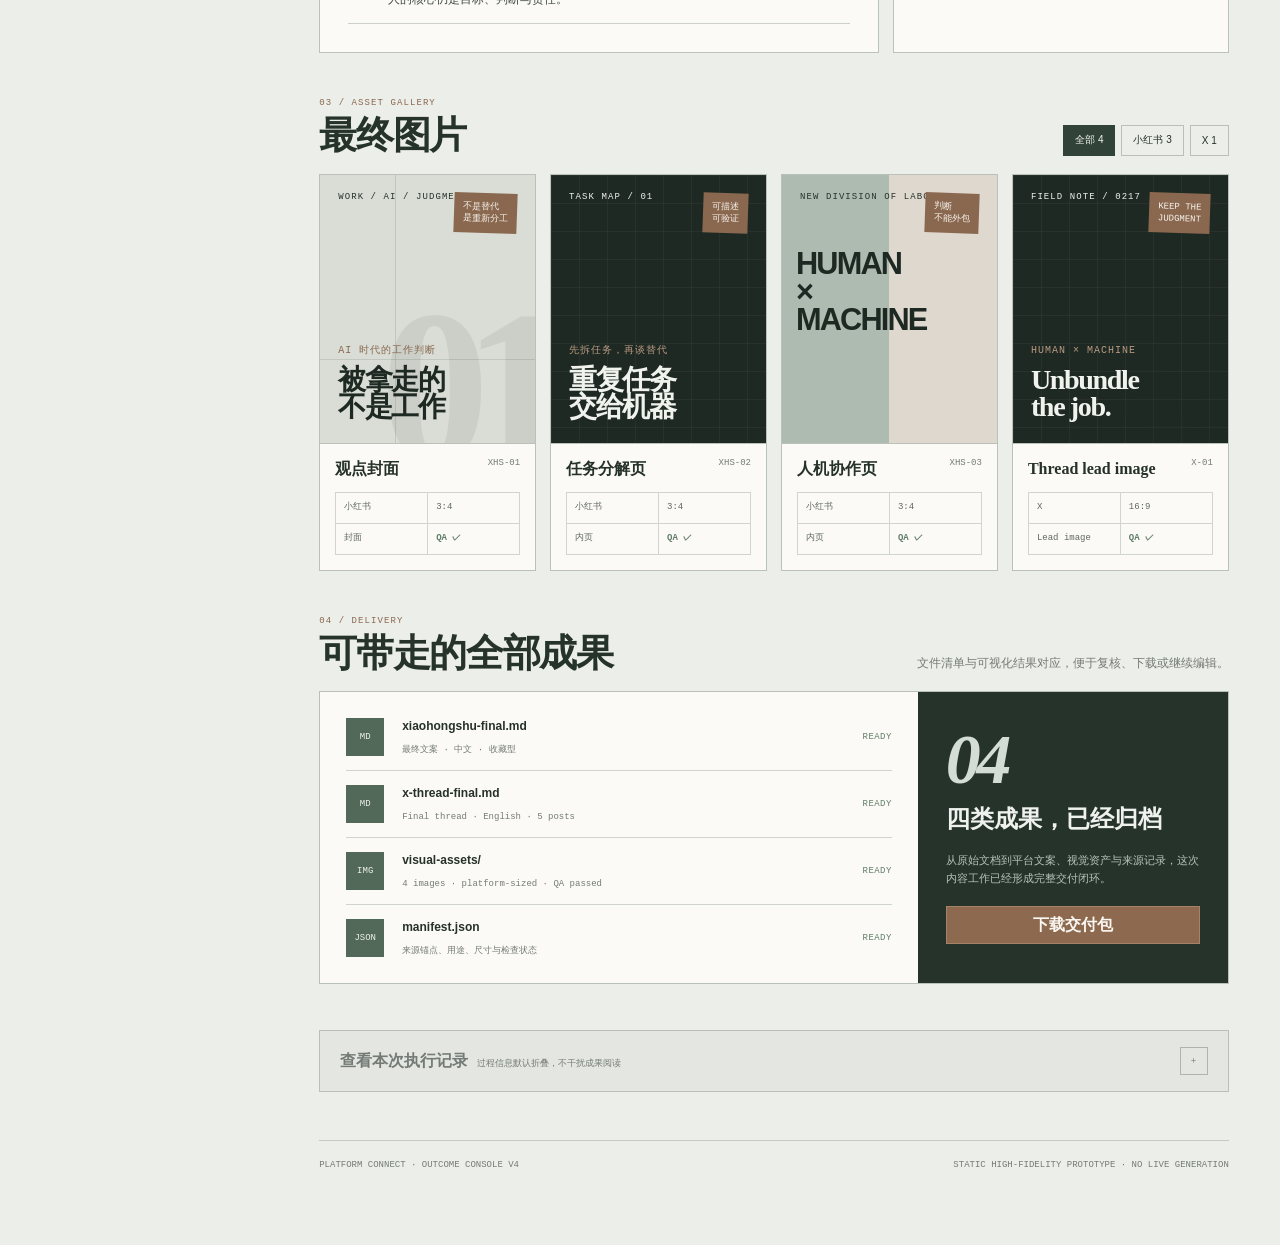
<file: designs/platform-connect-showcase/Platform Connect — Outcome Console V4.html>
<!doctype html>
<html lang="zh-CN">
<head>
  <meta charset="utf-8">
  <meta name="viewport" content="width=device-width, initial-scale=1">
  <title>Platform Connect — Outcome Console V4</title>
  <style>
    :root {
      --forest-950: #1f2923;
      --forest-900: #26332b;
      --forest-800: #314238;
      --forest-700: #52695a;
      --forest-500: #78917e;
      --sage-300: #b8c3ba;
      --sage-100: #dde2dc;
      --paper: #eceee9;
      --paper-warm: #f6f4ef;
      --paper-deep: #dfe2dc;
      --ink: #26312a;
      --muted: #747b76;
      --line: #c3c9c3;
      --brown: #8a684f;
      --brown-soft: #ded3c8;
      --white: #fbfaf6;
      --success: #617d68;
      --serif: "Iowan Old Style", "Palatino Linotype", "Songti SC", "Noto Serif SC", serif;
      --sans: -apple-system, BlinkMacSystemFont, "SF Pro Text", "PingFang SC", "Microsoft YaHei", sans-serif;
      --mono: "SFMono-Regular", Consolas, "Liberation Mono", monospace;
      --shadow: 0 18px 48px rgba(32, 42, 36, .08);
    }

    * { box-sizing: border-box; }

    html {
      scroll-behavior: smooth;
      background: var(--paper);
    }

    body {
      margin: 0;
      min-width: 320px;
      min-height: 100vh;
      color: var(--ink);
      background:
        radial-gradient(circle at 78% 0%, rgba(120, 145, 126, .10), transparent 28rem),
        var(--paper);
      font-family: var(--sans);
    }

    button { font: inherit; color: inherit; }
    button:focus-visible, a:focus-visible {
      outline: 2px solid var(--brown);
      outline-offset: 3px;
    }

    .topbar {
      position: sticky;
      top: 0;
      z-index: 30;
      height: 68px;
      display: grid;
      grid-template-columns: minmax(230px, 1fr) auto minmax(230px, 1fr);
      align-items: center;
      gap: 24px;
      padding: 0 28px;
      color: #eef0eb;
      border-bottom: 1px solid #46534b;
      background: rgba(31, 41, 35, .97);
      box-shadow: 0 6px 20px rgba(23, 31, 26, .12);
      backdrop-filter: blur(14px);
    }

    .brand {
      display: flex;
      align-items: center;
      gap: 12px;
      min-width: 0;
    }

    .brand-mark {
      width: 30px;
      height: 30px;
      display: grid;
      flex: 0 0 auto;
      place-items: center;
      color: #f4f1eb;
      border: 1px solid #6d7a71;
      background: #344139;
      font: 10px/1 var(--mono);
    }

    .brand strong {
      display: block;
      font-size: 15px;
      letter-spacing: -.02em;
    }

    .brand small {
      display: block;
      margin-top: 2px;
      color: #aeb8b1;
      font: 9px/1 var(--mono);
      letter-spacing: .15em;
      text-transform: uppercase;
    }

    .runtime {
      display: flex;
      align-items: center;
      gap: 10px;
      color: #bdc6bf;
      font: 10px/1 var(--mono);
      letter-spacing: .08em;
      text-transform: uppercase;
    }

    .runtime-dot {
      width: 8px;
      height: 8px;
      border-radius: 50%;
      background: #91aa97;
      box-shadow: 0 0 0 4px rgba(145, 170, 151, .14);
    }

    .top-actions {
      display: flex;
      justify-content: flex-end;
      gap: 10px;
    }

    .button {
      min-height: 38px;
      display: inline-flex;
      align-items: center;
      justify-content: center;
      gap: 8px;
      padding: 0 15px;
      border: 1px solid #59675e;
      border-radius: 0;
      cursor: pointer;
      transition: background .18s ease, transform .18s ease, border-color .18s ease;
    }

    .button:hover { transform: translateY(-1px); }

    .button-quiet {
      color: #d1d7d2;
      background: transparent;
      font-size: 12px;
    }

    .button-solid {
      color: #faf7f1;
      border-color: #a78365;
      background: #8c694f;
      font-weight: 700;
    }

    .button-solid:hover { background: #9a7657; }

    .shell {
      display: grid;
      grid-template-columns: 268px minmax(0, 1fr);
      min-height: calc(100vh - 68px);
    }

    .sidebar {
      position: sticky;
      top: 68px;
      align-self: start;
      height: calc(100vh - 68px);
      display: flex;
      flex-direction: column;
      border-right: 1px solid var(--line);
      background: #e2e4df;
      overflow: auto;
    }

    .sidebar-head {
      display: flex;
      align-items: center;
      justify-content: space-between;
      padding: 18px;
      border-bottom: 1px solid var(--line);
      font: 10px/1 var(--mono);
      letter-spacing: .1em;
      text-transform: uppercase;
    }

    .sidebar-head span:last-child { color: var(--muted); }

    .side-body {
      display: flex;
      flex: 1;
      flex-direction: column;
      gap: 24px;
      padding: 22px 18px;
    }

    .file-ticket {
      display: grid;
      grid-template-columns: 40px 1fr;
      gap: 12px;
      padding: 14px;
      border: 1px solid #adb4ae;
      background: #f3f3ef;
    }

    .file-type {
      width: 40px;
      height: 44px;
      display: grid;
      place-items: center;
      color: #eef0eb;
      background: var(--forest-700);
      font: 9px/1 var(--mono);
    }

    .file-ticket strong {
      display: block;
      margin: 2px 0 7px;
      font-size: 13px;
      line-height: 1.25;
    }

    .file-ticket small {
      color: var(--muted);
      font: 9px/1.5 var(--mono);
    }

    .side-section {
      display: grid;
      gap: 12px;
    }

    .side-label {
      color: var(--muted);
      font: 9px/1 var(--mono);
      letter-spacing: .12em;
      text-transform: uppercase;
    }

    .side-title {
      margin: 0;
      color: #2b352e;
      font: 700 23px/1.18 var(--serif);
      letter-spacing: -.025em;
    }

    .side-copy {
      margin: 0;
      color: #5e665f;
      font-size: 12px;
      line-height: 1.75;
    }

    .side-facts {
      display: grid;
      gap: 0;
      border-top: 1px solid var(--line);
    }

    .side-fact {
      display: flex;
      justify-content: space-between;
      gap: 12px;
      padding: 11px 0;
      border-bottom: 1px solid var(--line);
      font-size: 11px;
    }

    .side-fact span { color: var(--muted); }
    .side-fact strong { text-align: right; }

    .side-status {
      margin-top: auto;
      padding: 14px;
      color: #edf1ed;
      background: var(--forest-900);
    }

    .side-status small {
      display: block;
      margin-bottom: 8px;
      color: #9eaca2;
      font: 9px/1 var(--mono);
      letter-spacing: .1em;
    }

    .side-status strong {
      display: flex;
      align-items: center;
      gap: 8px;
      font-size: 13px;
    }

    .main {
      min-width: 0;
      padding: 34px clamp(26px, 4vw, 62px) 72px;
    }

    .content {
      width: min(1280px, 100%);
      margin: 0 auto;
    }

    .hero {
      display: grid;
      grid-template-columns: minmax(0, 1.4fr) minmax(330px, .8fr);
      gap: clamp(30px, 5vw, 72px);
      align-items: end;
      padding: 12px 0 30px;
      border-bottom: 1px solid var(--ink);
    }

    .eyebrow {
      display: flex;
      align-items: center;
      gap: 10px;
      margin-bottom: 14px;
      color: #87674f;
      font: 10px/1 var(--mono);
      letter-spacing: .13em;
      text-transform: uppercase;
    }

    .eyebrow::before {
      content: "";
      width: 24px;
      height: 1px;
      background: currentColor;
    }

    .hero h1 {
      max-width: 780px;
      margin: 0;
      color: var(--forest-900);
      font: 700 clamp(38px, 4.7vw, 66px)/.98 var(--serif);
      letter-spacing: -.055em;
      text-wrap: balance;
    }

    .hero h1 em {
      color: var(--forest-700);
      font-style: normal;
    }

    .hero-summary {
      padding: 22px 0 5px;
    }

    .hero-summary p {
      margin: 0;
      color: #4e5750;
      font-size: 14px;
      line-height: 1.85;
    }

    .hero-summary strong { color: var(--ink); }

    .case-meta {
      display: flex;
      flex-wrap: wrap;
      gap: 8px 18px;
      margin-top: 18px;
      color: var(--muted);
      font: 9px/1 var(--mono);
      letter-spacing: .04em;
      text-transform: uppercase;
    }

    .summary-strip {
      display: grid;
      grid-template-columns: repeat(5, minmax(0, 1fr));
      margin: 24px 0 42px;
      border: 1px solid #b8beb8;
      background: #f6f6f2;
      box-shadow: var(--shadow);
    }

    .summary-item {
      min-height: 92px;
      display: grid;
      align-content: center;
      gap: 7px;
      padding: 17px 18px;
      border-right: 1px solid #d0d4cf;
    }

    .summary-item:last-child { border-right: 0; }

    .summary-label {
      color: var(--muted);
      font: 9px/1 var(--mono);
      letter-spacing: .1em;
      text-transform: uppercase;
    }

    .summary-value {
      color: var(--forest-900);
      font: 700 18px/1.15 var(--serif);
    }

    .summary-value.ready {
      display: flex;
      align-items: center;
      gap: 8px;
      color: var(--success);
      font-family: var(--mono);
      font-size: 13px;
      letter-spacing: .05em;
    }

    .summary-value.ready::before {
      content: "";
      width: 8px;
      height: 8px;
      border-radius: 50%;
      background: var(--success);
    }

    .section {
      margin-top: 46px;
      scroll-margin-top: 96px;
    }

    .section-head {
      display: flex;
      align-items: end;
      justify-content: space-between;
      gap: 24px;
      margin-bottom: 18px;
    }

    .section-kicker {
      margin-bottom: 8px;
      color: var(--brown);
      font: 9px/1 var(--mono);
      letter-spacing: .12em;
      text-transform: uppercase;
    }

    .section h2 {
      margin: 0;
      color: var(--forest-900);
      font: 700 clamp(27px, 3vw, 38px)/1.05 var(--serif);
      letter-spacing: -.035em;
    }

    .section-note {
      max-width: 420px;
      margin: 0;
      color: var(--muted);
      font-size: 12px;
      line-height: 1.65;
      text-align: right;
    }

    .package-switcher {
      display: grid;
      grid-template-columns: 190px minmax(0, 1fr);
      min-height: 600px;
      border: 1px solid #b9c0ba;
      background: var(--white);
      box-shadow: var(--shadow);
    }

    .package-tabs {
      display: flex;
      flex-direction: column;
      border-right: 1px solid #b9c0ba;
      background: #eff1ed;
    }

    .package-tab {
      position: relative;
      min-height: 118px;
      display: grid;
      align-content: center;
      gap: 7px;
      padding: 20px;
      border: 0;
      border-bottom: 1px solid #c9cec9;
      background: transparent;
      text-align: left;
      cursor: pointer;
      transition: color .2s ease, background .2s ease;
    }

    .package-tab:hover { background: #e4e7e2; }

    .package-tab.active {
      color: #f2f4f1;
      background: var(--forest-800);
    }

    .package-tab.active::after {
      content: "";
      position: absolute;
      top: 0;
      right: -1px;
      bottom: 0;
      width: 4px;
      background: var(--brown);
    }

    .package-tab strong {
      font: 700 20px/1 var(--serif);
    }

    .package-tab span {
      color: var(--muted);
      font: 9px/1.4 var(--mono);
      letter-spacing: .04em;
      text-transform: uppercase;
    }

    .package-tab.active span { color: #b9c5bc; }

    .package-state {
      margin-top: auto;
      padding: 18px 20px;
      color: var(--muted);
      font: 9px/1.55 var(--mono);
    }

    .package-panel {
      display: none;
      grid-template-columns: minmax(340px, .9fr) minmax(360px, 1.1fr);
      min-width: 0;
    }

    .package-panel.active {
      display: grid;
      animation: reveal .28s ease both;
    }

    @keyframes reveal {
      from { opacity: 0; transform: translateY(5px); }
      to { opacity: 1; transform: translateY(0); }
    }

    .copy-column {
      min-width: 0;
      padding: 30px;
      border-right: 1px solid #ccd1cc;
    }

    .panel-meta {
      display: flex;
      flex-wrap: wrap;
      align-items: center;
      gap: 8px;
      margin-bottom: 26px;
    }

    .chip {
      display: inline-flex;
      align-items: center;
      min-height: 24px;
      padding: 0 8px;
      color: #5e675f;
      background: #e7eae5;
      font: 9px/1 var(--mono);
      letter-spacing: .04em;
      text-transform: uppercase;
    }

    .chip-strong {
      color: #f2f4f0;
      background: var(--forest-700);
    }

    .copy-title {
      margin: 0 0 23px;
      color: var(--forest-900);
      font: 700 clamp(25px, 2.6vw, 37px)/1.13 var(--serif);
      letter-spacing: -.035em;
      text-wrap: balance;
    }

    .copy-body {
      color: #454e47;
      font-size: 13px;
      line-height: 1.85;
      white-space: pre-line;
    }

    .copy-body strong { color: var(--ink); }

    .copy-footer {
      display: flex;
      align-items: center;
      justify-content: space-between;
      gap: 14px;
      margin-top: 28px;
      padding-top: 18px;
      border-top: 1px solid #cbd0cb;
    }

    .copy-footer small {
      color: var(--muted);
      font: 9px/1.5 var(--mono);
    }

    .copy-button {
      min-height: 34px;
      padding: 0 13px;
      color: var(--forest-800);
      border: 1px solid #aeb6af;
      background: transparent;
      font-size: 11px;
      font-weight: 700;
      cursor: pointer;
    }

    .copy-button:hover { background: #ecefe9; }

    .visual-column {
      min-width: 0;
      display: grid;
      grid-template-rows: minmax(0, 1fr) auto;
      padding: 22px;
      background: #e8ebe6;
    }

    .visual-stage {
      min-height: 455px;
      display: grid;
      grid-template-columns: minmax(0, 1.28fr) minmax(130px, .72fr);
      gap: 12px;
    }

    .poster {
      position: relative;
      min-height: 0;
      overflow: hidden;
      border: 1px solid #96a097;
      background: #d9ddd6;
      cursor: zoom-in;
      isolation: isolate;
      transition: transform .2s ease, box-shadow .2s ease;
    }

    .poster:hover {
      transform: translateY(-2px);
      box-shadow: 0 10px 24px rgba(38, 49, 42, .13);
    }

    .poster-main { min-height: 455px; }

    .poster-stack {
      display: grid;
      grid-template-rows: 1fr 1fr;
      gap: 12px;
    }

    .poster-kicker {
      position: absolute;
      z-index: 4;
      top: 18px;
      left: 18px;
      font: 9px/1 var(--mono);
      letter-spacing: .12em;
      text-transform: uppercase;
    }

    .poster-number {
      position: absolute;
      z-index: 2;
      right: -5%;
      bottom: -10%;
      color: rgba(38, 49, 42, .08);
      font: 700 clamp(150px, 17vw, 270px)/.75 var(--serif);
      letter-spacing: -.12em;
    }

    .poster-title {
      position: absolute;
      z-index: 4;
      left: 18px;
      right: 18px;
      bottom: 22px;
      color: var(--forest-950);
      font: 700 clamp(26px, 3.2vw, 48px)/.97 var(--serif);
      letter-spacing: -.05em;
    }

    .poster-title small {
      display: block;
      margin-bottom: 10px;
      color: var(--brown);
      font: 10px/1 var(--mono);
      letter-spacing: .1em;
    }

    .poster-line {
      position: absolute;
      z-index: 1;
      background: rgba(38, 49, 42, .13);
    }

    .poster-line.one {
      top: 0;
      bottom: 0;
      left: 35%;
      width: 1px;
    }

    .poster-line.two {
      right: 0;
      bottom: 31%;
      left: 0;
      height: 1px;
    }

    .poster-label {
      position: absolute;
      z-index: 5;
      top: 18px;
      right: 18px;
      max-width: 100px;
      padding: 8px 9px;
      color: #f7f4ee;
      background: var(--brown);
      font: 9px/1.35 var(--mono);
      transform: rotate(2deg);
    }

    .poster-small .poster-title {
      font-size: clamp(17px, 1.6vw, 24px);
      line-height: 1.05;
    }

    .poster-small .poster-label {
      top: auto;
      right: 12px;
      bottom: 12px;
      max-width: 88px;
    }

    .poster-dark {
      border-color: #46564b;
      background:
        linear-gradient(rgba(255,255,255,.04) 1px, transparent 1px),
        linear-gradient(90deg, rgba(255,255,255,.04) 1px, transparent 1px),
        var(--forest-950);
      background-size: 28px 28px;
    }

    .poster-dark .poster-kicker,
    .poster-dark .poster-title { color: #eff2ed; }
    .poster-dark .poster-title small { color: #b89a81; }

    .poster-split {
      background: linear-gradient(90deg, #aebbb1 0 50%, #ded8cf 50%);
    }

    .poster-split::after {
      content: "HUMAN × MACHINE";
      position: absolute;
      top: 28%;
      left: 14px;
      right: 14px;
      color: var(--forest-950);
      font: 800 clamp(18px, 2.4vw, 36px)/.92 var(--sans);
      letter-spacing: -.06em;
      word-spacing: 100vw;
    }

    .visual-caption {
      display: flex;
      align-items: center;
      justify-content: space-between;
      gap: 16px;
      padding-top: 15px;
      color: #586159;
      font: 9px/1.4 var(--mono);
    }

    .visual-caption strong {
      color: var(--forest-800);
      font-size: 10px;
    }

    .baseline-grid {
      display: grid;
      grid-template-columns: minmax(0, 1.25fr) minmax(300px, .75fr);
      gap: 14px;
    }

    .baseline-card {
      padding: 28px;
      border: 1px solid #bcc2bc;
      background: var(--white);
    }

    .baseline-card h3 {
      margin: 0 0 17px;
      color: var(--forest-900);
      font: 700 26px/1.2 var(--serif);
      letter-spacing: -.03em;
    }

    .baseline-card p {
      margin: 0;
      color: #4f5851;
      font-size: 13px;
      line-height: 1.8;
    }

    .baseline-list {
      display: grid;
      gap: 0;
      margin: 20px 0 0;
      padding: 0;
      list-style: none;
      border-top: 1px solid #cbd0cb;
    }

    .baseline-list li {
      display: grid;
      grid-template-columns: 28px 1fr;
      gap: 12px;
      padding: 14px 0;
      border-bottom: 1px solid #cbd0cb;
      color: #424b44;
      font-size: 12px;
      line-height: 1.55;
    }

    .baseline-list span {
      color: var(--brown);
      font: 9px/1.7 var(--mono);
    }

    .claim-list {
      display: grid;
      gap: 10px;
    }

    .claim {
      display: grid;
      grid-template-columns: 26px 1fr;
      gap: 11px;
      align-items: start;
      padding: 12px;
      background: #edf0eb;
      font-size: 11px;
      line-height: 1.55;
    }

    .claim b {
      width: 22px;
      height: 22px;
      display: grid;
      place-items: center;
      color: #f1f3ef;
      background: var(--forest-700);
      font: 9px/1 var(--mono);
    }

    .gallery {
      display: grid;
      grid-template-columns: repeat(4, minmax(0, 1fr));
      gap: 14px;
    }

    .asset {
      min-width: 0;
      border: 1px solid #bac1bb;
      background: var(--white);
      transition: opacity .2s ease, transform .2s ease;
    }

    .asset.is-hidden { display: none; }

    .asset .poster {
      aspect-ratio: 4 / 5;
      min-height: 0;
      border: 0;
      border-bottom: 1px solid #bac1bb;
    }

    .asset .poster-title {
      font-size: clamp(21px, 2.2vw, 34px);
    }

    .asset-body {
      display: grid;
      gap: 13px;
      padding: 15px;
    }

    .asset-heading {
      display: flex;
      align-items: start;
      justify-content: space-between;
      gap: 12px;
    }

    .asset-heading strong {
      font: 700 16px/1.25 var(--serif);
    }

    .asset-id {
      color: var(--muted);
      font: 9px/1 var(--mono);
    }

    .asset-meta {
      display: grid;
      grid-template-columns: 1fr 1fr;
      border-top: 1px solid #d1d5d0;
      border-left: 1px solid #d1d5d0;
    }

    .asset-meta span {
      min-height: 31px;
      display: flex;
      align-items: center;
      padding: 6px 8px;
      color: #5f6861;
      border-right: 1px solid #d1d5d0;
      border-bottom: 1px solid #d1d5d0;
      font: 9px/1.25 var(--mono);
    }

    .asset-meta .pass { color: var(--success); font-weight: 700; }

    .filter-row {
      display: flex;
      gap: 6px;
    }

    .filter {
      min-height: 31px;
      padding: 0 11px;
      border: 1px solid #b9c0ba;
      background: transparent;
      font-size: 10px;
      cursor: pointer;
    }

    .filter:hover { background: #e1e5df; }

    .filter.active {
      color: #f2f4f1;
      border-color: var(--forest-800);
      background: var(--forest-800);
    }

    .delivery-grid {
      display: grid;
      grid-template-columns: minmax(0, 1fr) 310px;
      border: 1px solid #b9c0ba;
      background: var(--white);
    }

    .delivery-files { padding: 26px; }

    .file-row {
      display: grid;
      grid-template-columns: 42px minmax(0, 1fr) auto;
      gap: 14px;
      align-items: center;
      padding: 14px 0;
      border-bottom: 1px solid #d0d4cf;
    }

    .file-row:first-child { padding-top: 0; }
    .file-row:last-child { padding-bottom: 0; border-bottom: 0; }

    .file-icon {
      width: 38px;
      height: 38px;
      display: grid;
      place-items: center;
      color: #ecf0ec;
      background: var(--forest-700);
      font: 9px/1 var(--mono);
    }

    .file-row strong {
      display: block;
      margin-bottom: 5px;
      font-size: 12px;
    }

    .file-row small {
      color: var(--muted);
      font: 9px/1.4 var(--mono);
    }

    .file-row > span:last-child {
      color: var(--success);
      font: 9px/1 var(--mono);
      letter-spacing: .05em;
    }

    .delivery-summary {
      display: grid;
      align-content: center;
      gap: 18px;
      padding: 28px;
      color: #eef1ed;
      background: var(--forest-900);
    }

    .delivery-summary .big-number {
      color: #d3ddd5;
      font: italic 700 70px/.8 var(--serif);
      letter-spacing: -.06em;
    }

    .delivery-summary h3 {
      margin: 0;
      font: 700 24px/1.12 var(--serif);
    }

    .delivery-summary p {
      margin: 0;
      color: #b7c2b9;
      font-size: 11px;
      line-height: 1.7;
    }

    .trace {
      border: 1px solid #b9c0ba;
      background: #e3e6e1;
    }

    .trace-button {
      width: 100%;
      min-height: 60px;
      display: flex;
      align-items: center;
      justify-content: space-between;
      gap: 18px;
      padding: 0 20px;
      border: 0;
      background: transparent;
      text-align: left;
      cursor: pointer;
    }

    .trace-button strong { font: 700 16px/1 var(--serif); }

    .trace-button span {
      color: var(--muted);
      font: 9px/1 var(--mono);
    }

    .trace-icon {
      width: 28px;
      height: 28px;
      display: grid;
      place-items: center;
      border: 1px solid #aeb5ae;
      transition: transform .2s ease;
    }

    .trace.open .trace-icon { transform: rotate(45deg); }

    .trace-content {
      display: grid;
      grid-template-rows: 0fr;
      transition: grid-template-rows .28s ease;
    }

    .trace.open .trace-content { grid-template-rows: 1fr; }

    .trace-inner { min-height: 0; overflow: hidden; }

    .trace-list {
      display: grid;
      grid-template-columns: repeat(4, 1fr);
      gap: 0;
      margin: 0;
      padding: 0 20px 20px;
      list-style: none;
    }

    .trace-list li {
      min-height: 92px;
      padding: 15px;
      border-top: 1px solid #bfc5bf;
      border-right: 1px solid #bfc5bf;
    }

    .trace-list li:last-child { border-right: 0; }

    .trace-list span {
      display: block;
      margin-bottom: 9px;
      color: var(--brown);
      font: 9px/1 var(--mono);
    }

    .trace-list strong {
      display: block;
      margin-bottom: 7px;
      font-size: 11px;
    }

    .trace-list small {
      color: var(--muted);
      font-size: 10px;
      line-height: 1.5;
    }

    .footer {
      display: flex;
      justify-content: space-between;
      gap: 20px;
      margin-top: 48px;
      padding-top: 18px;
      color: var(--muted);
      border-top: 1px solid var(--line);
      font: 9px/1.5 var(--mono);
    }

    .lightbox {
      position: fixed;
      inset: 0;
      z-index: 100;
      display: none;
      place-items: center;
      padding: 28px;
      background: rgba(22, 29, 24, .88);
      backdrop-filter: blur(7px);
    }

    .lightbox.open { display: grid; }

    .lightbox-card {
      width: min(920px, 94vw);
      max-height: 90vh;
      display: grid;
      grid-template-columns: minmax(300px, 1fr) 290px;
      background: var(--paper-warm);
      box-shadow: 0 30px 90px rgba(0,0,0,.36);
      animation: reveal .22s ease both;
    }

    .lightbox-visual {
      min-height: min(78vh, 720px);
      display: grid;
      place-items: center;
      padding: 32px;
      background: #dfe3de;
    }

    .lightbox-visual .poster {
      width: min(450px, 100%);
      aspect-ratio: 4 / 5;
      min-height: 0;
      cursor: default;
    }

    .lightbox-info {
      display: flex;
      flex-direction: column;
      gap: 18px;
      padding: 26px;
      border-left: 1px solid var(--line);
    }

    .lightbox-info h3 {
      margin: 0;
      font: 700 25px/1.12 var(--serif);
    }

    .lightbox-info p {
      margin: 0;
      color: #5e665f;
      font-size: 11px;
      line-height: 1.7;
    }

    .lightbox-close {
      align-self: flex-end;
      width: 34px;
      height: 34px;
      border: 1px solid #aab2ab;
      background: transparent;
      cursor: pointer;
    }

    .toast {
      position: fixed;
      right: 24px;
      bottom: 24px;
      z-index: 110;
      padding: 13px 16px;
      color: #eef1ed;
      background: var(--forest-900);
      font-size: 11px;
      box-shadow: 0 12px 35px rgba(22, 29, 24, .24);
      opacity: 0;
      transform: translateY(10px);
      pointer-events: none;
      transition: opacity .2s ease, transform .2s ease;
    }

    .toast.show {
      opacity: 1;
      transform: translateY(0);
    }

    @media (max-width: 1180px) {
      .shell { grid-template-columns: 230px minmax(0, 1fr); }
      .main { padding-right: 26px; padding-left: 26px; }
      .package-switcher { grid-template-columns: 146px minmax(0, 1fr); }
      .package-tab { padding: 16px; }
      .package-panel { grid-template-columns: minmax(280px, .85fr) minmax(330px, 1.15fr); }
      .copy-column { padding: 24px; }
      .visual-column { padding: 16px; }
      .visual-stage { grid-template-columns: minmax(0, 1.35fr) minmax(105px, .65fr); gap: 9px; }
      .poster-stack { gap: 9px; }
    }

    @media (max-width: 860px) {
      .topbar { grid-template-columns: 1fr auto; padding: 0 18px; }
      .runtime { display: none; }
      .top-actions .button-quiet { display: none; }
      .shell { display: block; }
      .sidebar { position: static; height: auto; border-right: 0; border-bottom: 1px solid var(--line); }
      .side-body { display: grid; grid-template-columns: 1fr 1fr; }
      .side-section, .side-status { margin: 0; }
      .hero { grid-template-columns: 1fr; align-items: start; }
      .hero-summary { padding-top: 0; }
      .summary-strip { grid-template-columns: repeat(2, 1fr); }
      .summary-item { border-bottom: 1px solid #d0d4cf; }
      .summary-item:nth-child(2n) { border-right: 0; }
      .summary-item:last-child { grid-column: 1 / -1; border-bottom: 0; }
      .package-switcher { grid-template-columns: 1fr; }
      .package-tabs { display: grid; grid-template-columns: 1fr 1fr; border-right: 0; border-bottom: 1px solid #b9c0ba; }
      .package-state { display: none; }
      .package-tab { min-height: 84px; border-bottom: 0; border-right: 1px solid #c9cec9; }
      .package-tab.active::after { top: auto; right: 0; bottom: -1px; left: 0; width: auto; height: 4px; }
      .package-panel { grid-template-columns: 1fr; }
      .copy-column { border-right: 0; border-bottom: 1px solid #ccd1cc; }
      .baseline-grid, .delivery-grid { grid-template-columns: 1fr; }
      .gallery { grid-template-columns: repeat(2, minmax(0, 1fr)); }
      .delivery-summary { min-height: 260px; }
      .trace-list { grid-template-columns: 1fr 1fr; }
      .trace-list li:nth-child(2) { border-right: 0; }
      .lightbox-card { grid-template-columns: 1fr; overflow: auto; }
      .lightbox-info { border-top: 1px solid var(--line); border-left: 0; }
    }

    @media (max-width: 580px) {
      .topbar { height: 62px; }
      .brand small { display: none; }
      .top-actions .button { min-height: 34px; padding: 0 11px; font-size: 11px; }
      .side-body { grid-template-columns: 1fr; }
      .main { padding: 24px 16px 48px; }
      .hero h1 { font-size: 39px; }
      .summary-strip { grid-template-columns: 1fr; }
      .summary-item, .summary-item:nth-child(2n) { border-right: 0; }
      .summary-item:last-child { grid-column: auto; }
      .section-head { align-items: start; flex-direction: column; }
      .section-note { text-align: left; }
      .copy-column { padding: 22px; }
      .visual-stage { grid-template-columns: 1fr; }
      .poster-stack { grid-template-columns: 1fr 1fr; grid-template-rows: none; }
      .poster-small { min-height: 210px; }
      .gallery { grid-template-columns: 1fr; }
      .trace-list { grid-template-columns: 1fr; }
      .trace-list li { border-right: 0; }
      .footer { flex-direction: column; }
    }

    @media (prefers-reduced-motion: reduce) {
      *, *::before, *::after {
        scroll-behavior: auto !important;
        animation-duration: .01ms !important;
        transition-duration: .01ms !important;
      }
    }
  </style>
</head>
<body>
  <header class="topbar">
    <div class="brand">
      <div class="brand-mark" aria-hidden="true">PC</div>
      <div>
        <strong>Platform Connect</strong>
        <small>Outcome Console · V4</small>
      </div>
    </div>
    <div class="runtime" aria-label="交付状态">
      <span class="runtime-dot"></span>
      <span>Delivery ready · case complete</span>
    </div>
    <div class="top-actions">
      <button class="button button-quiet" data-scroll-to="trace">查看过程</button>
      <button class="button button-solid" data-scroll-to="delivery">查看交付包</button>
    </div>
  </header>

  <div class="shell">
    <aside class="sidebar">
      <div class="sidebar-head">
        <span>Source</span>
        <span>01 / 01</span>
      </div>
      <div class="side-body">
        <div class="file-ticket">
          <div class="file-type">PDF</div>
          <div>
            <strong>AI 不会替代你的工作.pdf</strong>
            <small>12 页 · 中文 · 已完整读取</small>
          </div>
        </div>

        <section class="side-section">
          <div class="side-label">Original thesis</div>
          <h2 class="side-title">AI 不会替代你的工作，但会重新分配你的工作</h2>
          <p class="side-copy">真正发生变化的，不是岗位突然消失，而是职业内部的任务被重新组合。</p>
        </section>

        <div class="side-facts">
          <div class="side-fact"><span>发布平台</span><strong>小红书 · X</strong></div>
          <div class="side-fact"><span>文案版本</span><strong>2 份</strong></div>
          <div class="side-fact"><span>视觉资产</span><strong>4 张</strong></div>
          <div class="side-fact"><span>质量检查</span><strong>全部通过</strong></div>
        </div>

        <div class="side-status">
          <small>PACKAGE STATUS</small>
          <strong><span class="runtime-dot"></span> 可以交付</strong>
        </div>
      </div>
    </aside>

    <main class="main">
      <div class="content">
        <section class="hero" data-screen-label="交付摘要">
          <div>
            <div class="eyebrow">A finished story, ready to travel</div>
            <h1>这一次，文章已经走向<em>它该去的地方</em></h1>
          </div>
          <div class="hero-summary">
            <p>本次读取了<strong>《AI 不会替代你的工作》</strong>，最终选择<strong>小红书与 X</strong>，完成 2 份平台原生文案和 4 张视觉资产；事实、文字、构图与平台适配均已通过检查。</p>
            <div class="case-meta">
              <span>Case PC-2026-0217</span>
              <span>Zh-CN / En</span>
              <span>Ready</span>
            </div>
          </div>
        </section>

        <section class="summary-strip" aria-label="交付概览">
          <div class="summary-item">
            <span class="summary-label">Input</span>
            <span class="summary-value">PDF · 12 页</span>
          </div>
          <div class="summary-item">
            <span class="summary-label">Platforms</span>
            <span class="summary-value">小红书 · X</span>
          </div>
          <div class="summary-item">
            <span class="summary-label">Copy</span>
            <span class="summary-value">2 份定稿</span>
          </div>
          <div class="summary-item">
            <span class="summary-label">Visuals</span>
            <span class="summary-value">4 张配图</span>
          </div>
          <div class="summary-item">
            <span class="summary-label">QA</span>
            <span class="summary-value ready">PASSED</span>
          </div>
        </section>

        <section class="section" id="packages" data-screen-label="最终平台图文">
          <div class="section-head">
            <div>
              <div class="section-kicker">01 / Final packages</div>
              <h2>最终平台图文</h2>
            </div>
            <p class="section-note">这里展示已经确认的结果。切换平台只改变查看对象，不会重新触发生成。</p>
          </div>

          <div class="package-switcher">
            <nav class="package-tabs" aria-label="平台成品切换">
              <button class="package-tab active" data-package="xiaohongshu" aria-pressed="true">
                <strong>小红书</strong>
                <span>中文 · 收藏型图文</span>
              </button>
              <button class="package-tab" data-package="x" aria-pressed="false">
                <strong>X</strong>
                <span>English · 5-post thread</span>
              </button>
              <div class="package-state">2 / 2 PACKAGES<br>FINAL COPY + VISUALS</div>
            </nav>

            <article class="package-panel active" data-package-panel="xiaohongshu">
              <div class="copy-column">
                <div class="panel-meta">
                  <span class="chip chip-strong">FINAL</span>
                  <span class="chip">收藏型</span>
                  <span class="chip">中文</span>
                </div>
                <h3 class="copy-title">AI 不会直接抢走你的工作，但会先拿走其中一部分</h3>
                <div class="copy-body" data-copy-content>我们常把“工作”想成一个完整岗位，于是问题总是：AI 会不会取代我？

但更值得观察的是，你每天做的事情正在被重新拆分：<strong>重复、可描述、能快速验证</strong>的任务，更适合交给 AI；目标设定、价值判断和结果责任仍然需要人。

真正要练习的，不只是写提示词，而是识别：<strong>哪些判断不能外包。</strong>

收藏这份判断框架，也欢迎说说你工作中最不能交给 AI 的部分。</div>
                <div class="copy-footer">
                  <small>612 字符 · 5 个段落<br>#AI协作 #职场判断</small>
                  <button class="copy-button" data-copy>复制文案</button>
                </div>
              </div>
              <div class="visual-column">
                <div class="visual-stage">
                  <div class="poster poster-main" data-asset-title="小红书封面｜任务正在重组">
                    <span class="poster-kicker">WORK / AI / JUDGMENT</span>
                    <span class="poster-label">不是替代<br>是重新分工</span>
                    <span class="poster-line one"></span>
                    <span class="poster-line two"></span>
                    <span class="poster-number">01</span>
                    <div class="poster-title"><small>AI 时代的工作判断</small>被拿走的<br>不是工作<br>是其中一部分</div>
                  </div>
                  <div class="poster-stack">
                    <div class="poster poster-small poster-dark" data-asset-title="小红书内页｜任务分解">
                      <span class="poster-kicker">TASK MAP</span>
                      <div class="poster-title"><small>01</small>重复任务<br>交给机器</div>
                    </div>
                    <div class="poster poster-small poster-split" data-asset-title="小红书内页｜人机协作">
                      <span class="poster-label">判断<br>不能外包</span>
                    </div>
                  </div>
                </div>
                <div class="visual-caption">
                  <span>封面 3:4 · 内页 3:4 · 视觉方向：编辑部观点海报</span>
                  <strong>3 ASSETS · QA PASSED</strong>
                </div>
              </div>
            </article>

            <article class="package-panel" data-package-panel="x">
              <div class="copy-column">
                <div class="panel-meta">
                  <span class="chip chip-strong">FINAL</span>
                  <span class="chip">THREAD</span>
                  <span class="chip">ENGLISH</span>
                </div>
                <h3 class="copy-title">AI may not replace your job. It will unbundle it first.</h3>
                <div class="copy-body" data-copy-content>1/ We keep asking whether AI will replace entire jobs. That framing hides the change already underway.

2/ Jobs are bundles of tasks. The repetitive, describable and quickly verifiable parts are the first to move.

3/ What stays human longer: setting goals, judging trade-offs and carrying responsibility for outcomes.

4/ The useful AI skill is not prompting alone. It is knowing <strong>which judgments you should never outsource.</strong>

5/ Before automating your role, map the decisions that make the role yours.</div>
                <div class="copy-footer">
                  <small>5 posts · 541 characters<br>Professional / concise</small>
                  <button class="copy-button" data-copy>Copy thread</button>
                </div>
              </div>
              <div class="visual-column">
                <div class="visual-stage">
                  <div class="poster poster-main poster-dark" data-asset-title="X 配图｜Unbundle the job">
                    <span class="poster-kicker">FIELD NOTE / 0217</span>
                    <span class="poster-label">KEEP THE<br>JUDGMENT</span>
                    <span class="poster-number">AI</span>
                    <div class="poster-title"><small>HUMAN × MACHINE</small>AI won’t take<br>the whole job.<br>It unbundles it.</div>
                  </div>
                  <div class="poster-stack">
                    <div class="poster poster-small" data-asset-title="X 详情图｜Three layers">
                      <span class="poster-kicker">TASK / GOAL / VALUE</span>
                      <span class="poster-line one"></span>
                      <span class="poster-line two"></span>
                      <div class="poster-title"><small>FRAMEWORK</small>Automate tasks.<br>Keep judgment.</div>
                    </div>
                    <div class="poster poster-small poster-split" data-asset-title="X 详情图｜Human × Machine">
                      <span class="poster-label">RESPONSIBILITY<br>STAYS HUMAN</span>
                    </div>
                  </div>
                </div>
                <div class="visual-caption">
                  <span>Lead image 16:9 · Editorial system card</span>
                  <strong>1 PRIMARY · QA PASSED</strong>
                </div>
              </div>
            </article>
          </div>
        </section>

        <section class="section" data-screen-label="事实基线">
          <div class="section-head">
            <div>
              <div class="section-kicker">02 / Source fidelity</div>
              <h2>这组内容从哪里来</h2>
            </div>
            <p class="section-note">平台表达不同，但共享同一组核心事实与不可漂移的判断。</p>
          </div>

          <div class="baseline-grid">
            <article class="baseline-card">
              <div class="section-kicker">Core thesis</div>
              <h3>AI 改变的不是“职业是否存在”，而是职业内部任务如何被重新分配。</h3>
              <p>文章把工作拆成任务、判断与责任三层，主张先识别可自动化部分，再明确必须由人承担的价值选择。</p>
              <ol class="baseline-list">
                <li><span>01</span><div>错误问题：AI 会不会取代我？</div></li>
                <li><span>02</span><div>任务可以被拆分与重新组合。</div></li>
                <li><span>03</span><div>人的核心仍是目标、判断与责任。</div></li>
              </ol>
            </article>
            <article class="baseline-card">
              <div class="section-kicker">Protected claims</div>
              <div class="claim-list">
                <div class="claim"><b>L</b><div>不把“任务重组”强化成“岗位必然消失”。</div></div>
                <div class="claim"><b>L</b><div>不虚构效率数据、调研结果或成功案例。</div></div>
                <div class="claim"><b>L</b><div>保留“最终责任仍由人承担”的判断。</div></div>
                <div class="claim"><b>L</b><div>平台改写不改变原文因果关系。</div></div>
              </div>
            </article>
          </div>
        </section>

        <section class="section" id="gallery" data-screen-label="图片画廊">
          <div class="section-head">
            <div>
              <div class="section-kicker">03 / Asset gallery</div>
              <h2>最终图片</h2>
            </div>
            <div class="filter-row" aria-label="图片平台筛选">
              <button class="filter active" data-filter="all">全部 4</button>
              <button class="filter" data-filter="xiaohongshu">小红书 3</button>
              <button class="filter" data-filter="x">X 1</button>
            </div>
          </div>

          <div class="gallery">
            <article class="asset" data-platform="xiaohongshu">
              <div class="poster" data-asset-title="小红书封面｜任务正在重组">
                <span class="poster-kicker">WORK / AI / JUDGMENT</span>
                <span class="poster-label">不是替代<br>是重新分工</span>
                <span class="poster-line one"></span>
                <span class="poster-line two"></span>
                <span class="poster-number">01</span>
                <div class="poster-title"><small>AI 时代的工作判断</small>被拿走的<br>不是工作</div>
              </div>
              <div class="asset-body">
                <div class="asset-heading"><strong>观点封面</strong><span class="asset-id">XHS-01</span></div>
                <div class="asset-meta">
                  <span>小红书</span><span>3:4</span>
                  <span>封面</span><span class="pass">QA ✓</span>
                </div>
              </div>
            </article>

            <article class="asset" data-platform="xiaohongshu">
              <div class="poster poster-dark" data-asset-title="小红书内页｜任务分解">
                <span class="poster-kicker">TASK MAP / 01</span>
                <span class="poster-label">可描述<br>可验证</span>
                <div class="poster-title"><small>先拆任务，再谈替代</small>重复任务<br>交给机器</div>
              </div>
              <div class="asset-body">
                <div class="asset-heading"><strong>任务分解页</strong><span class="asset-id">XHS-02</span></div>
                <div class="asset-meta">
                  <span>小红书</span><span>3:4</span>
                  <span>内页</span><span class="pass">QA ✓</span>
                </div>
              </div>
            </article>

            <article class="asset" data-platform="xiaohongshu">
              <div class="poster poster-split" data-asset-title="小红书内页｜人机协作">
                <span class="poster-kicker">NEW DIVISION OF LABOR</span>
                <span class="poster-label">判断<br>不能外包</span>
              </div>
              <div class="asset-body">
                <div class="asset-heading"><strong>人机协作页</strong><span class="asset-id">XHS-03</span></div>
                <div class="asset-meta">
                  <span>小红书</span><span>3:4</span>
                  <span>内页</span><span class="pass">QA ✓</span>
                </div>
              </div>
            </article>

            <article class="asset" data-platform="x">
              <div class="poster poster-dark" data-asset-title="X 配图｜Unbundle the job">
                <span class="poster-kicker">FIELD NOTE / 0217</span>
                <span class="poster-label">KEEP THE<br>JUDGMENT</span>
                <span class="poster-number">AI</span>
                <div class="poster-title"><small>HUMAN × MACHINE</small>Unbundle<br>the job.</div>
              </div>
              <div class="asset-body">
                <div class="asset-heading"><strong>Thread lead image</strong><span class="asset-id">X-01</span></div>
                <div class="asset-meta">
                  <span>X</span><span>16:9</span>
                  <span>Lead image</span><span class="pass">QA ✓</span>
                </div>
              </div>
            </article>
          </div>
        </section>

        <section class="section" id="delivery" data-screen-label="交付清单">
          <div class="section-head">
            <div>
              <div class="section-kicker">04 / Delivery</div>
              <h2>可带走的全部成果</h2>
            </div>
            <p class="section-note">文件清单与可视化结果对应，便于复核、下载或继续编辑。</p>
          </div>

          <div class="delivery-grid">
            <div class="delivery-files">
              <div class="file-row">
                <div class="file-icon">MD</div>
                <div><strong>xiaohongshu-final.md</strong><small>最终文案 · 中文 · 收藏型</small></div>
                <span>READY</span>
              </div>
              <div class="file-row">
                <div class="file-icon">MD</div>
                <div><strong>x-thread-final.md</strong><small>Final thread · English · 5 posts</small></div>
                <span>READY</span>
              </div>
              <div class="file-row">
                <div class="file-icon">IMG</div>
                <div><strong>visual-assets/</strong><small>4 images · platform-sized · QA passed</small></div>
                <span>READY</span>
              </div>
              <div class="file-row">
                <div class="file-icon">JSON</div>
                <div><strong>manifest.json</strong><small>来源锚点、用途、尺寸与检查状态</small></div>
                <span>READY</span>
              </div>
            </div>
            <aside class="delivery-summary">
              <div class="big-number">04</div>
              <h3>四类成果，已经归档</h3>
              <p>从原始文档到平台文案、视觉资产与来源记录，这次内容工作已经形成完整交付闭环。</p>
              <button class="button button-solid" data-toast="原型演示：交付包已准备完成">下载交付包</button>
            </aside>
          </div>
        </section>

        <section class="section trace" id="trace" data-screen-label="执行记录">
          <button class="trace-button" aria-expanded="false">
            <span><strong>查看本次执行记录</strong>　过程信息默认折叠，不干扰成果阅读</span>
            <span class="trace-icon">＋</span>
          </button>
          <div class="trace-content">
            <div class="trace-inner">
              <ol class="trace-list">
                <li><span>01 / READ</span><strong>读取原始文档</strong><small>完成全文解析并建立事实基线。</small></li>
                <li><span>02 / DECIDE</span><strong>确定发布平台</strong><small>最终选择小红书与 X。</small></li>
                <li><span>03 / ADAPT</span><strong>完成平台文案</strong><small>两份文案已确认定稿。</small></li>
                <li><span>04 / DELIVER</span><strong>生成并检查配图</strong><small>四张视觉资产通过 QA。</small></li>
              </ol>
            </div>
          </div>
        </section>

        <footer class="footer">
          <span>PLATFORM CONNECT · OUTCOME CONSOLE V4</span>
          <span>STATIC HIGH-FIDELITY PROTOTYPE · NO LIVE GENERATION</span>
        </footer>
      </div>
    </main>
  </div>

  <div class="lightbox" role="dialog" aria-modal="true" aria-label="图片预览">
    <div class="lightbox-card">
      <div class="lightbox-visual"></div>
      <div class="lightbox-info">
        <button class="lightbox-close" aria-label="关闭图片预览">×</button>
        <div class="section-kicker">Asset preview</div>
        <h3></h3>
        <p>此处用于查看最终视觉资产，不会重新生成图片。正式交付中将同时提供原始文件、平台尺寸与来源锚点。</p>
        <div class="asset-meta">
          <span>事实 ✓</span><span>文字 ✓</span>
          <span>构图 ✓</span><span>风格 ✓</span>
        </div>
      </div>
    </div>
  </div>

  <div class="toast" role="status" aria-live="polite"></div>

  <script>
    const packageTabs = document.querySelectorAll("[data-package]");
    const packagePanels = document.querySelectorAll("[data-package-panel]");
    const toast = document.querySelector(".toast");
    let toastTimer;

    function showToast(message) {
      toast.textContent = message;
      toast.classList.add("show");
      clearTimeout(toastTimer);
      toastTimer = setTimeout(() => toast.classList.remove("show"), 1800);
    }

    packageTabs.forEach((tab) => {
      tab.addEventListener("click", () => {
        const target = tab.dataset.package;
        packageTabs.forEach((item) => {
          const isActive = item === tab;
          item.classList.toggle("active", isActive);
          item.setAttribute("aria-pressed", String(isActive));
        });
        packagePanels.forEach((panel) => {
          panel.classList.toggle("active", panel.dataset.packagePanel === target);
        });
      });
    });

    document.querySelectorAll("[data-copy]").forEach((button) => {
      button.addEventListener("click", async () => {
        const content = button.closest(".copy-column").querySelector("[data-copy-content]").innerText.trim();
        try {
          await navigator.clipboard.writeText(content);
          showToast("文案已复制");
        } catch (error) {
          showToast("浏览器未授权复制，可直接选中文案");
        }
      });
    });

    document.querySelectorAll("[data-scroll-to]").forEach((button) => {
      button.addEventListener("click", () => {
        document.getElementById(button.dataset.scrollTo).scrollIntoView({ behavior: "smooth", block: "start" });
      });
    });

    document.querySelectorAll("[data-toast]").forEach((button) => {
      button.addEventListener("click", () => showToast(button.dataset.toast));
    });

    const filters = document.querySelectorAll("[data-filter]");
    const assets = document.querySelectorAll(".asset[data-platform]");

    filters.forEach((filter) => {
      filter.addEventListener("click", () => {
        const target = filter.dataset.filter;
        filters.forEach((item) => item.classList.toggle("active", item === filter));
        assets.forEach((asset) => {
          asset.classList.toggle("is-hidden", target !== "all" && asset.dataset.platform !== target);
        });
      });
    });

    const trace = document.querySelector(".trace");
    const traceButton = document.querySelector(".trace-button");

    traceButton.addEventListener("click", () => {
      const isOpen = trace.classList.toggle("open");
      traceButton.setAttribute("aria-expanded", String(isOpen));
    });

    const lightbox = document.querySelector(".lightbox");
    const lightboxVisual = document.querySelector(".lightbox-visual");
    const lightboxTitle = document.querySelector(".lightbox-info h3");

    function openLightbox(poster) {
      const clone = poster.cloneNode(true);
      clone.classList.remove("poster-main", "poster-small");
      lightboxVisual.replaceChildren(clone);
      lightboxTitle.textContent = poster.dataset.assetTitle || "视觉资产预览";
      lightbox.classList.add("open");
      document.body.style.overflow = "hidden";
      document.querySelector(".lightbox-close").focus();
    }

    function closeLightbox() {
      lightbox.classList.remove("open");
      document.body.style.overflow = "";
    }

    document.querySelectorAll(".poster[data-asset-title]").forEach((poster) => {
      poster.setAttribute("tabindex", "0");
      poster.setAttribute("role", "button");
      poster.setAttribute("aria-label", `放大查看 ${poster.dataset.assetTitle}`);
      poster.addEventListener("click", () => openLightbox(poster));
      poster.addEventListener("keydown", (event) => {
        if (event.key === "Enter" || event.key === " ") {
          event.preventDefault();
          openLightbox(poster);
        }
      });
    });

    document.querySelector(".lightbox-close").addEventListener("click", closeLightbox);
    lightbox.addEventListener("click", (event) => {
      if (event.target === lightbox) closeLightbox();
    });
    document.addEventListener("keydown", (event) => {
      if (event.key === "Escape" && lightbox.classList.contains("open")) closeLightbox();
    });
  </script>
</body>
</html>
</file>
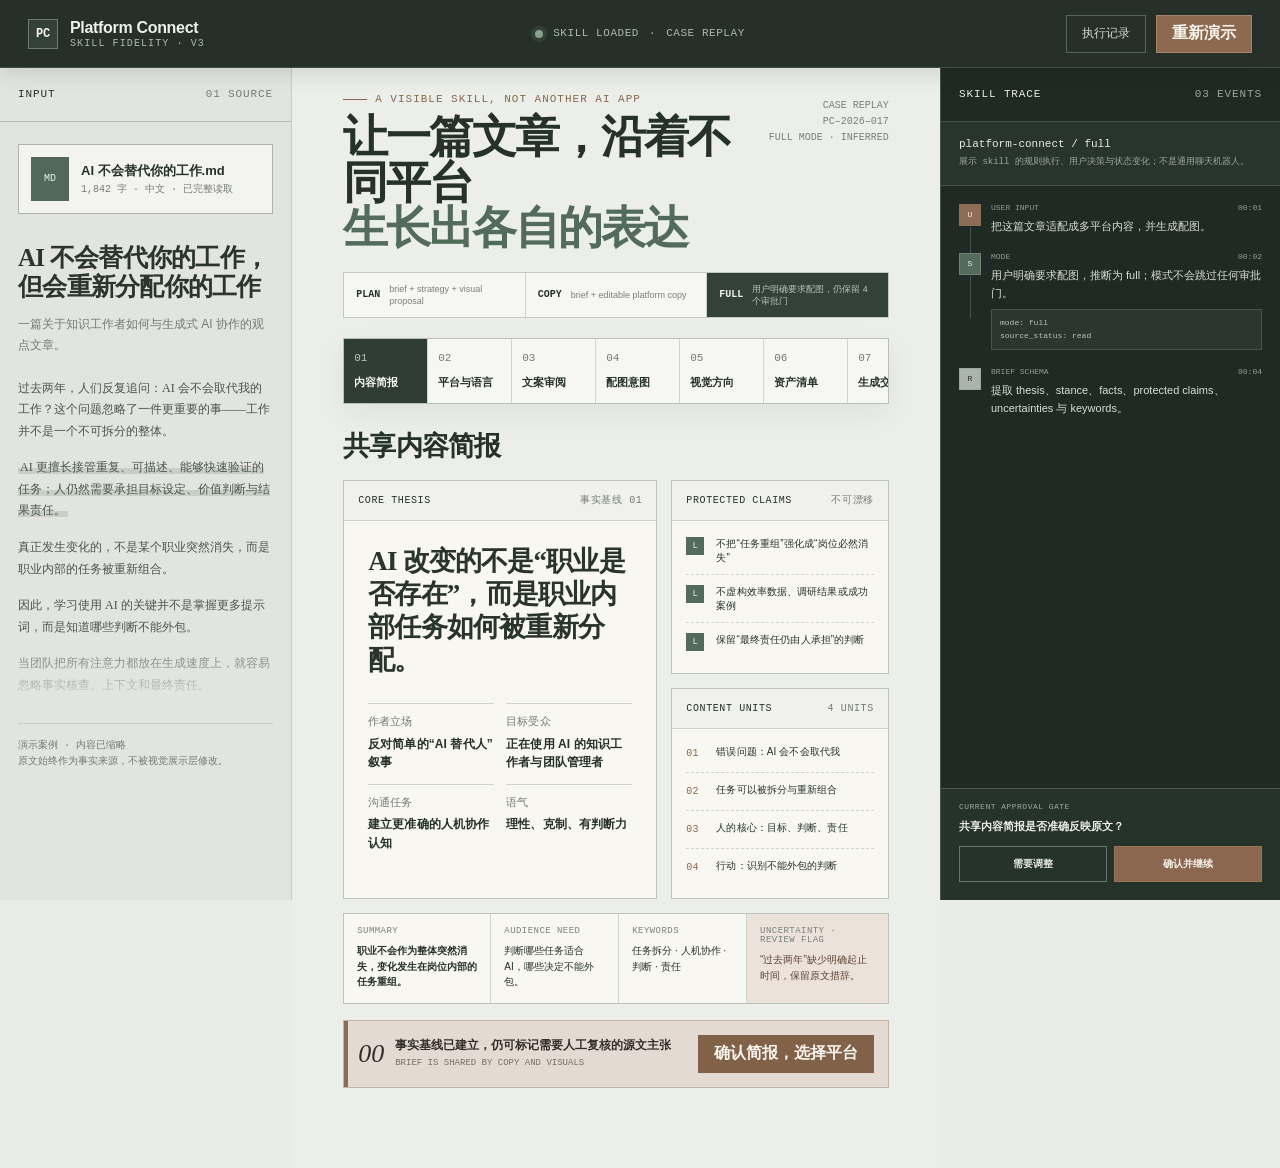
<file: designs/platform-connect-showcase/Platform Connect — Skill Fidelity V3.html>
<!doctype html>
<html lang="zh-CN">
<head>
  <meta charset="utf-8">
  <meta name="viewport" content="width=device-width, initial-scale=1">
  <title>Platform Connect — Skill Fidelity V3</title>
  <style>
    :root {
      --paper: #f3f0e8;
      --paper-deep: #e8e3d7;
      --ink: #181915;
      --muted: #6f7069;
      --line: #c9c4b8;
      --accent: #ff5a36;
      --acid: #dfff3f;
      --white: #fffdf8;
      --green: #2b6f50;
      --blue: #315b9c;
      --shadow: 0 18px 55px rgba(31, 29, 22, .10);
      --serif: "Iowan Old Style", "Palatino Linotype", "Songti SC", "Noto Serif SC", serif;
      --sans: -apple-system, BlinkMacSystemFont, "SF Pro Text", "PingFang SC", "Microsoft YaHei", sans-serif;
      --mono: "SFMono-Regular", Consolas, "Liberation Mono", monospace;
    }

    * { box-sizing: border-box; }

    html, body {
      margin: 0;
      min-height: 100%;
      color: var(--ink);
      background: var(--paper);
      font-family: var(--sans);
    }

    body {
      min-height: 100vh;
      overflow-x: hidden;
      background-image:
        linear-gradient(rgba(24,25,21,.025) 1px, transparent 1px),
        linear-gradient(90deg, rgba(24,25,21,.025) 1px, transparent 1px);
      background-size: 32px 32px;
    }

    button, textarea, input { font: inherit; }
    button { color: inherit; }

    .app-shell {
      min-height: 100vh;
      display: grid;
      grid-template-rows: 68px 1fr;
    }

    .topbar {
      position: sticky;
      top: 0;
      z-index: 20;
      display: grid;
      grid-template-columns: minmax(260px, 1fr) auto minmax(260px, 1fr);
      align-items: center;
      gap: 24px;
      padding: 0 28px;
      border-bottom: 1px solid var(--ink);
      background: rgba(243, 240, 232, .96);
      backdrop-filter: blur(12px);
    }

    .brand {
      display: flex;
      align-items: center;
      gap: 12px;
      font-weight: 780;
      letter-spacing: -.02em;
    }

    .brand-mark {
      width: 30px;
      height: 30px;
      display: grid;
      place-items: center;
      color: var(--white);
      background: var(--ink);
      font-family: var(--mono);
      font-size: 12px;
      transform: rotate(-3deg);
    }

    .brand small {
      display: block;
      margin-top: 1px;
      color: var(--muted);
      font: 10px/1.1 var(--mono);
      letter-spacing: .11em;
      text-transform: uppercase;
    }

    .runtime-status {
      display: flex;
      align-items: center;
      gap: 10px;
      font: 11px/1 var(--mono);
      letter-spacing: .05em;
      text-transform: uppercase;
    }

    .pulse {
      width: 8px;
      height: 8px;
      border-radius: 50%;
      background: var(--green);
      box-shadow: 0 0 0 5px rgba(43,111,80,.12);
    }

    .top-actions {
      display: flex;
      justify-content: flex-end;
      align-items: center;
      gap: 10px;
    }

    .quiet-button, .primary-button, .ghost-button {
      min-height: 38px;
      border: 1px solid var(--ink);
      border-radius: 0;
      padding: 0 15px;
      cursor: pointer;
      transition: transform .16s ease, box-shadow .16s ease, background .16s ease;
    }

    .quiet-button {
      border-color: var(--line);
      background: transparent;
      color: var(--muted);
      font-size: 12px;
    }

    .primary-button {
      color: var(--white);
      background: var(--ink);
      font-weight: 680;
      box-shadow: 4px 4px 0 var(--accent);
    }

    .ghost-button {
      background: var(--white);
      font-weight: 650;
    }

    .quiet-button:hover, .primary-button:hover, .ghost-button:hover {
      transform: translate(-1px, -1px);
    }

    .primary-button:hover { box-shadow: 6px 6px 0 var(--accent); }

    .workspace {
      display: grid;
      grid-template-columns: 292px minmax(620px, 1fr) 340px;
      min-height: calc(100vh - 68px);
    }

    .source-panel, .trace-panel {
      position: sticky;
      top: 68px;
      height: calc(100vh - 68px);
      overflow: auto;
      background: rgba(255,253,248,.55);
    }

    .source-panel { border-right: 1px solid var(--ink); }
    .trace-panel { border-left: 1px solid var(--ink); }

    .panel-heading {
      display: flex;
      align-items: center;
      justify-content: space-between;
      gap: 16px;
      height: 54px;
      padding: 0 18px;
      border-bottom: 1px solid var(--line);
      font: 11px/1 var(--mono);
      letter-spacing: .08em;
      text-transform: uppercase;
    }

    .panel-heading span:last-child { color: var(--muted); }

    .source-body { padding: 20px 18px 28px; }

    .file-ticket {
      display: grid;
      grid-template-columns: 38px 1fr;
      gap: 12px;
      align-items: center;
      padding: 12px;
      border: 1px solid var(--ink);
      background: var(--white);
      box-shadow: 4px 4px 0 var(--acid);
    }

    .file-type {
      display: grid;
      place-items: center;
      width: 38px;
      height: 44px;
      color: var(--white);
      background: var(--blue);
      font: 10px/1 var(--mono);
    }

    .file-name {
      font-size: 13px;
      font-weight: 720;
      line-height: 1.35;
    }

    .file-meta {
      margin-top: 4px;
      color: var(--muted);
      font: 10px/1.3 var(--mono);
    }

    .source-title {
      margin: 30px 0 12px;
      font: 700 27px/1.15 var(--serif);
      letter-spacing: -.03em;
    }

    .source-dek {
      margin: 0 0 22px;
      color: var(--muted);
      font-size: 12px;
      line-height: 1.75;
    }

    .source-copy {
      display: grid;
      gap: 15px;
      color: #3f403a;
      font: 12px/1.8 var(--serif);
    }

    .source-copy p { margin: 0; }

    .highlight {
      padding: 0 2px;
      background: linear-gradient(transparent 48%, rgba(223,255,63,.72) 48%);
    }

    .source-fade {
      position: relative;
      height: 82px;
      margin-top: -70px;
      background: linear-gradient(transparent, var(--paper));
    }

    .source-note {
      margin-top: 14px;
      padding-top: 14px;
      border-top: 1px solid var(--line);
      color: var(--muted);
      font: 10px/1.6 var(--mono);
    }

    .main-stage {
      min-width: 0;
      padding: 26px clamp(24px, 4vw, 58px) 80px;
    }

    .demo-intro {
      display: flex;
      align-items: flex-start;
      justify-content: space-between;
      gap: 24px;
      margin-bottom: 22px;
    }

    .eyebrow {
      display: flex;
      align-items: center;
      gap: 8px;
      color: var(--accent);
      font: 11px/1 var(--mono);
      letter-spacing: .09em;
      text-transform: uppercase;
    }

    .eyebrow::before {
      content: "";
      width: 24px;
      height: 1px;
      background: currentColor;
    }

    .demo-intro h1 {
      max-width: 670px;
      margin: 10px 0 0;
      font: 740 clamp(34px, 4vw, 60px)/.98 var(--serif);
      letter-spacing: -.055em;
    }

    .demo-intro h1 em {
      font-style: italic;
      color: var(--accent);
    }

    .case-id {
      flex: 0 0 auto;
      padding-top: 4px;
      text-align: right;
      color: var(--muted);
      font: 10px/1.6 var(--mono);
      text-transform: uppercase;
    }

    .stepper {
      display: grid;
      grid-template-columns: repeat(5, 1fr);
      margin-bottom: 28px;
      border: 1px solid var(--ink);
      background: var(--white);
      box-shadow: var(--shadow);
    }

    .step {
      position: relative;
      display: grid;
      grid-template-columns: 28px 1fr;
      gap: 9px;
      align-items: center;
      min-width: 0;
      min-height: 64px;
      padding: 10px 12px;
      border: 0;
      border-right: 1px solid var(--line);
      background: transparent;
      text-align: left;
      cursor: pointer;
      transition: background .18s ease, color .18s ease;
    }

    .step:last-child { border-right: 0; }
    .step:hover { background: var(--paper); }
    .step.active { color: var(--white); background: var(--ink); }
    .step.done::after {
      content: "";
      position: absolute;
      right: 8px;
      top: 8px;
      width: 6px;
      height: 6px;
      border-radius: 50%;
      background: var(--green);
    }

    .step-index {
      font: 11px/1 var(--mono);
      color: var(--muted);
    }

    .step.active .step-index { color: var(--acid); }
    .step-label { font-size: 12px; font-weight: 680; white-space: nowrap; }

    .screen {
      display: none;
      animation: enter .32s ease both;
    }

    .screen.active { display: block; }

    @keyframes enter {
      from { opacity: 0; transform: translateY(8px); }
      to { opacity: 1; transform: translateY(0); }
    }

    .section-head {
      display: flex;
      align-items: flex-end;
      justify-content: space-between;
      gap: 24px;
      margin-bottom: 18px;
    }

    .section-head h2 {
      margin: 0;
      font: 700 27px/1.1 var(--serif);
      letter-spacing: -.03em;
    }

    .section-head p {
      max-width: 430px;
      margin: 7px 0 0;
      color: var(--muted);
      font-size: 12px;
      line-height: 1.65;
    }

    .rule-tag {
      flex: 0 0 auto;
      padding: 7px 9px;
      border: 1px solid var(--line);
      color: var(--muted);
      font: 9px/1 var(--mono);
      letter-spacing: .06em;
      text-transform: uppercase;
    }

    .brief-grid {
      display: grid;
      grid-template-columns: 1.3fr .9fr;
      gap: 14px;
    }

    .card {
      position: relative;
      border: 1px solid var(--ink);
      background: var(--white);
    }

    .card-topline {
      display: flex;
      align-items: center;
      justify-content: space-between;
      min-height: 40px;
      padding: 0 14px;
      border-bottom: 1px solid var(--line);
      font: 10px/1 var(--mono);
      letter-spacing: .06em;
      text-transform: uppercase;
    }

    .card-topline span:last-child { color: var(--muted); }

    .thesis-card {
      grid-row: span 2;
      min-height: 304px;
    }

    .thesis-content { padding: 24px; }

    .thesis-quote {
      margin: 0 0 26px;
      font: 650 29px/1.22 var(--serif);
      letter-spacing: -.03em;
    }

    .mini-grid {
      display: grid;
      grid-template-columns: repeat(2, 1fr);
      gap: 12px;
    }

    .mini-fact {
      padding-top: 12px;
      border-top: 1px solid var(--line);
    }

    .mini-fact label {
      display: block;
      margin-bottom: 5px;
      color: var(--muted);
      font: 11px/1.25 var(--mono);
      text-transform: uppercase;
    }

    .mini-fact strong {
      font-size: 12px;
      line-height: 1.55;
    }

    .lock-list, .unit-list {
      display: grid;
      gap: 0;
      padding: 6px 14px 12px;
    }

    .lock-item, .unit-item {
      display: grid;
      grid-template-columns: 22px 1fr;
      gap: 8px;
      align-items: start;
      padding: 10px 0;
      border-bottom: 1px dashed var(--line);
      font-size: 11px;
      line-height: 1.5;
    }

    .lock-item:last-child, .unit-item:last-child { border-bottom: 0; }

    .lock-icon {
      display: grid;
      place-items: center;
      width: 18px;
      height: 18px;
      color: var(--white);
      background: var(--ink);
      font: 9px/1 var(--mono);
    }

    .unit-num {
      color: var(--accent);
      font: 10px/1.7 var(--mono);
    }

    .approval-bar {
      display: flex;
      align-items: center;
      justify-content: space-between;
      gap: 18px;
      margin-top: 16px;
      padding: 14px;
      border: 1px solid var(--ink);
      background: var(--acid);
    }

    .approval-copy {
      display: flex;
      align-items: center;
      gap: 11px;
    }

    .approval-copy strong {
      display: block;
      font-size: 12px;
    }

    .approval-copy small {
      display: block;
      margin-top: 3px;
      color: rgba(24,25,21,.65);
      font: 9px/1.4 var(--mono);
    }

    .approval-number {
      font: 26px/1 var(--serif);
      font-style: italic;
    }

    .platform-grid {
      display: grid;
      grid-template-columns: repeat(2, minmax(0, 1fr));
      gap: 14px;
    }

    .platform-card {
      position: relative;
      min-height: 184px;
      padding: 18px;
      border: 1px solid var(--ink);
      background: var(--white);
      cursor: pointer;
      transition: transform .18s ease, box-shadow .18s ease;
    }

    .platform-card:hover { transform: translateY(-2px); }
    .platform-card.selected { box-shadow: 6px 6px 0 var(--accent); }
    .platform-card.selected::after {
      content: "SELECTED";
      position: absolute;
      top: 12px;
      right: 12px;
      padding: 5px 7px;
      color: var(--white);
      background: var(--ink);
      font: 8px/1 var(--mono);
      letter-spacing: .08em;
    }

    .platform-monogram {
      display: grid;
      place-items: center;
      width: 34px;
      height: 34px;
      margin-bottom: 16px;
      border: 1px solid var(--ink);
      font: 700 12px/1 var(--mono);
    }

    .platform-card h3 {
      margin: 0 0 6px;
      font: 700 18px/1.1 var(--serif);
    }

    .platform-card p {
      min-height: 42px;
      margin: 0;
      color: var(--muted);
      font-size: 11px;
      line-height: 1.6;
    }

    .platform-tags {
      display: flex;
      flex-wrap: wrap;
      gap: 5px;
      margin-top: 14px;
    }

    .platform-tags span {
      padding: 4px 6px;
      background: var(--paper-deep);
      font: 8px/1 var(--mono);
      text-transform: uppercase;
    }

    .copy-layout {
      display: grid;
      grid-template-columns: 220px minmax(0, 1fr);
      gap: 14px;
    }

    .copy-tabs {
      display: grid;
      align-content: start;
      border: 1px solid var(--ink);
      background: var(--white);
    }

    .copy-tab {
      position: relative;
      display: grid;
      gap: 4px;
      min-height: 76px;
      padding: 14px;
      border: 0;
      border-bottom: 1px solid var(--line);
      background: transparent;
      text-align: left;
      cursor: pointer;
    }

    .copy-tab:last-child { border-bottom: 0; }
    .copy-tab.active { color: var(--white); background: var(--ink); }
    .copy-tab strong { font-size: 12px; }
    .copy-tab small { color: var(--muted); font: 9px/1.4 var(--mono); }
    .copy-tab.active small { color: #a9aaa4; }

    .copy-preview {
      min-height: 432px;
      border: 1px solid var(--ink);
      background: var(--white);
    }

    .preview-toolbar {
      display: flex;
      align-items: center;
      justify-content: space-between;
      min-height: 48px;
      padding: 0 16px;
      border-bottom: 1px solid var(--line);
    }

    .preview-toolbar div:first-child {
      display: flex;
      align-items: center;
      gap: 9px;
      font-size: 11px;
      font-weight: 680;
    }

    .draft-chip {
      padding: 4px 6px;
      color: var(--blue);
      background: #e8eef7;
      font: 8px/1 var(--mono);
    }

    .copy-actions {
      display: flex;
      align-items: center;
      gap: 6px;
    }

    .icon-button {
      width: 30px;
      height: 30px;
      border: 1px solid var(--line);
      background: transparent;
      cursor: pointer;
      font: 11px/1 var(--mono);
    }

    .document-sheet {
      max-width: 620px;
      margin: 0 auto;
      padding: 30px 38px 40px;
    }

    .document-sheet h3 {
      margin: 0 0 18px;
      font: 700 26px/1.25 var(--serif);
      letter-spacing: -.025em;
    }

    .document-sheet p {
      margin: 0 0 14px;
      color: #393a35;
      font-size: 12px;
      line-height: 1.85;
    }

    .hook {
      display: inline;
      background: linear-gradient(transparent 55%, rgba(255,90,54,.25) 55%);
    }

    .cta-line {
      margin-top: 22px !important;
      padding-top: 14px;
      border-top: 1px solid var(--ink);
      font-weight: 680;
    }

    .visual-grid {
      display: grid;
      grid-template-columns: repeat(3, minmax(0, 1fr));
      gap: 12px;
    }

    .visual-card {
      border: 1px solid var(--ink);
      background: var(--white);
      cursor: pointer;
      transition: transform .18s ease, box-shadow .18s ease;
    }

    .visual-card:hover { transform: translateY(-3px); }
    .visual-card.selected { box-shadow: 6px 6px 0 var(--accent); }

    .visual-swatch {
      position: relative;
      height: 145px;
      overflow: hidden;
      border-bottom: 1px solid var(--ink);
    }

    .swatch-editorial { background: #e7dbc9; }
    .swatch-editorial::before {
      content: "AI";
      position: absolute;
      left: 16px;
      bottom: -20px;
      font: 900 116px/1 var(--serif);
      color: #191a16;
      transform: rotate(-7deg);
    }
    .swatch-editorial::after {
      content: "重写工作，不重写判断";
      position: absolute;
      right: 11px;
      top: 12px;
      width: 78px;
      padding: 6px;
      color: var(--white);
      background: var(--accent);
      font: 700 10px/1.35 var(--sans);
    }

    .swatch-diagram {
      background-color: #20221d;
      background-image: linear-gradient(rgba(255,255,255,.08) 1px, transparent 1px), linear-gradient(90deg, rgba(255,255,255,.08) 1px, transparent 1px);
      background-size: 18px 18px;
    }

    .swatch-diagram::before, .swatch-diagram::after {
      position: absolute;
      display: grid;
      place-items: center;
      border: 1px solid var(--acid);
      color: var(--acid);
      font: 10px/1.2 var(--mono);
      text-align: center;
    }

    .swatch-diagram::before {
      content: "重复任务";
      left: 18px;
      top: 43px;
      width: 76px;
      height: 45px;
    }

    .swatch-diagram::after {
      content: "人的判断";
      right: 18px;
      top: 43px;
      width: 76px;
      height: 45px;
      border-color: var(--accent);
      color: var(--accent);
      box-shadow: -42px 0 0 -41px var(--white);
    }

    .swatch-collage { background: var(--acid); }
    .swatch-collage::before {
      content: "HUMAN\A ×\A MACHINE";
      white-space: pre;
      position: absolute;
      inset: 17px auto auto 17px;
      font: 900 28px/.85 var(--sans);
      letter-spacing: -.08em;
    }

    .swatch-collage::after {
      content: "不是替代\A 是重新分工";
      white-space: pre;
      position: absolute;
      right: 12px;
      bottom: 12px;
      padding: 10px;
      color: var(--white);
      background: var(--blue);
      font: 700 12px/1.25 var(--serif);
      transform: rotate(4deg);
    }

    .visual-copy { padding: 14px; }
    .visual-copy h3 { margin: 0 0 5px; font: 700 15px/1.2 var(--serif); }
    .visual-copy p { min-height: 50px; margin: 0; color: var(--muted); font-size: 10px; line-height: 1.6; }

    .fit-row {
      display: flex;
      align-items: center;
      justify-content: space-between;
      gap: 10px;
      margin-top: 12px;
      padding-top: 10px;
      border-top: 1px solid var(--line);
      font: 8px/1 var(--mono);
      text-transform: uppercase;
    }

    .asset-board {
      display: grid;
      grid-template-columns: repeat(2, minmax(0, 1fr));
      gap: 12px;
    }

    .asset-card {
      display: grid;
      grid-template-columns: 92px 1fr;
      min-height: 126px;
      border: 1px solid var(--ink);
      background: var(--white);
    }

    .asset-thumb {
      position: relative;
      display: grid;
      place-items: center;
      overflow: hidden;
      border-right: 1px solid var(--ink);
      color: var(--white);
      background: var(--ink);
      font: 800 24px/1 var(--serif);
    }

    .asset-thumb.tall::after {
      content: "";
      position: absolute;
      width: 34px;
      height: 60px;
      border: 1px solid var(--acid);
    }

    .asset-thumb.wide::after {
      content: "";
      position: absolute;
      width: 62px;
      height: 34px;
      border: 1px solid var(--accent);
    }

    .asset-body { padding: 13px; }

    .asset-line {
      display: flex;
      align-items: flex-start;
      justify-content: space-between;
      gap: 8px;
    }

    .asset-line h3 { margin: 0; font-size: 12px; }

    .ready-chip {
      padding: 4px 6px;
      color: var(--green);
      background: #e0eee7;
      font: 8px/1 var(--mono);
    }

    .asset-meta {
      margin-top: 5px;
      color: var(--muted);
      font: 9px/1.5 var(--mono);
    }

    .qa-row {
      display: grid;
      grid-template-columns: repeat(2, 1fr);
      gap: 5px;
      margin-top: 12px;
    }

    .qa-row span {
      padding: 5px 6px;
      border: 1px solid var(--line);
      font: 8px/1 var(--mono);
    }

    .qa-row span::before {
      content: "✓";
      margin-right: 4px;
      color: var(--green);
    }

    .delivery-footer {
      display: grid;
      grid-template-columns: 1fr auto;
      gap: 16px;
      align-items: center;
      margin-top: 14px;
      padding: 18px;
      color: var(--white);
      background: var(--ink);
    }

    .delivery-footer strong { font: 680 16px/1.2 var(--serif); }
    .delivery-footer small { display: block; margin-top: 4px; color: #acaea7; font: 9px/1.4 var(--mono); }

    .trace-body {
      display: flex;
      flex-direction: column;
      min-height: calc(100vh - 122px);
    }

    .trace-context {
      padding: 15px 18px;
      border-bottom: 1px solid var(--line);
      background: var(--paper-deep);
    }

    .trace-context strong {
      display: block;
      font: 11px/1.4 var(--mono);
    }

    .trace-context span {
      display: block;
      margin-top: 4px;
      color: var(--muted);
      font: 9px/1.5 var(--mono);
    }

    .trace-stream {
      display: grid;
      align-content: start;
      gap: 18px;
      flex: 1;
      padding: 18px;
    }

    .trace-event {
      display: grid;
      grid-template-columns: 22px 1fr;
      gap: 10px;
      animation: traceIn .28s ease both;
    }

    @keyframes traceIn {
      from { opacity: 0; transform: translateX(5px); }
      to { opacity: 1; transform: translateX(0); }
    }

    .event-mark {
      position: relative;
      display: grid;
      place-items: center;
      width: 22px;
      height: 22px;
      border: 1px solid var(--ink);
      background: var(--white);
      font: 8px/1 var(--mono);
    }

    .event-mark::after {
      content: "";
      position: absolute;
      left: 10px;
      top: 22px;
      width: 1px;
      height: 42px;
      background: var(--line);
    }

    .trace-event:last-child .event-mark::after { display: none; }
    .trace-event.agent .event-mark { color: var(--white); background: var(--ink); }
    .trace-event.user .event-mark { background: var(--acid); }
    .trace-event.rule .event-mark { color: var(--white); background: var(--accent); border-color: var(--accent); }

    .event-copy label {
      display: flex;
      justify-content: space-between;
      gap: 8px;
      margin-bottom: 5px;
      color: var(--muted);
      font: 8px/1 var(--mono);
      text-transform: uppercase;
    }

    .event-copy p {
      margin: 0;
      font-size: 11px;
      line-height: 1.65;
    }

    .event-copy code {
      display: block;
      margin-top: 7px;
      padding: 7px 8px;
      border: 1px solid var(--line);
      color: #4d4e48;
      background: var(--white);
      font: 8px/1.55 var(--mono);
      white-space: pre-wrap;
    }

    .decision-box {
      position: sticky;
      bottom: 0;
      padding: 14px 18px 18px;
      border-top: 1px solid var(--ink);
      background: var(--paper);
    }

    .decision-box label {
      display: block;
      margin-bottom: 8px;
      color: var(--muted);
      font: 8px/1 var(--mono);
      letter-spacing: .06em;
      text-transform: uppercase;
    }

    .decision-text {
      margin-bottom: 11px;
      font-size: 11px;
      font-weight: 680;
      line-height: 1.45;
    }

    .decision-actions {
      display: grid;
      grid-template-columns: 1fr 1fr;
      gap: 7px;
    }

    .decision-actions button {
      min-height: 36px;
      border: 1px solid var(--ink);
      background: var(--white);
      font-size: 10px;
      font-weight: 650;
      cursor: pointer;
    }

    .decision-actions button.confirm {
      color: var(--white);
      background: var(--ink);
    }

    .toast {
      position: fixed;
      right: 28px;
      bottom: 28px;
      z-index: 50;
      max-width: 340px;
      padding: 13px 16px;
      color: var(--white);
      background: var(--ink);
      box-shadow: 5px 5px 0 var(--accent);
      font-size: 11px;
      line-height: 1.5;
      opacity: 0;
      transform: translateY(10px);
      pointer-events: none;
      transition: opacity .2s ease, transform .2s ease;
    }

    .toast.show { opacity: 1; transform: translateY(0); }

    @media (max-width: 1180px) {
      .workspace { grid-template-columns: 240px minmax(560px, 1fr); }
      .trace-panel {
        position: fixed;
        z-index: 30;
        right: 0;
        top: 68px;
        width: 340px;
        transform: translateX(100%);
        transition: transform .25s ease;
        box-shadow: -18px 0 50px rgba(0,0,0,.12);
      }
      body.trace-open .trace-panel { transform: translateX(0); }
    }

    @media (max-width: 820px) {
      .topbar { grid-template-columns: 1fr auto; padding: 0 16px; }
      .runtime-status { display: none; }
      .workspace { display: block; }
      .source-panel { display: none; }
      .main-stage { padding: 22px 16px 60px; }
      .demo-intro { display: block; }
      .case-id { margin-top: 14px; text-align: left; }
      .stepper { overflow-x: auto; grid-template-columns: repeat(5, 130px); }
      .brief-grid, .platform-grid, .copy-layout, .visual-grid, .asset-board { grid-template-columns: 1fr; }
      .thesis-card { grid-row: auto; }
      .copy-tabs { grid-template-columns: repeat(3, 1fr); overflow-x: auto; }
      .copy-tab { border-right: 1px solid var(--line); border-bottom: 0; }
    }
    /* Forest Console V2 — visual layer only */
    :root {
      --paper: #e9ebe6;
      --paper-deep: #d9ddd7;
      --ink: #26312a;
      --muted: #747b76;
      --line: #c6cbc5;
      --accent: #987457;
      --acid: #829587;
      --white: #f8f7f2;
      --green: #607966;
      --blue: #6f7b74;
      --shadow: 0 10px 30px rgba(31, 41, 35, .06);
    }

    body {
      background: var(--paper);
      background-image: none;
    }

    .topbar {
      color: #eef0eb;
      border-bottom-color: #3e4b43;
      background: rgba(31, 41, 35, .97);
      box-shadow: 0 6px 20px rgba(23, 31, 26, .12);
    }

    .brand-mark {
      color: #f4f1eb;
      border: 1px solid #6d7a71;
      background: #344139;
      transform: none;
    }

    .brand small,
    .runtime-status {
      color: #aeb8b1;
    }

    .pulse {
      background: #88a08e;
      box-shadow: 0 0 0 4px rgba(136, 160, 142, .14);
    }

    .topbar .quiet-button {
      color: #d1d7d2;
      border-color: #56645b;
      background: transparent;
    }

    .topbar .primary-button {
      color: #f8f5ef;
      border-color: #a78365;
      background: #8c694f;
      box-shadow: none;
    }

    .topbar .primary-button:hover {
      background: #9a7657;
      box-shadow: none;
    }

    .source-panel {
      color: var(--ink);
      border-right-color: var(--line);
      background: #e2e4df;
    }

    .trace-panel {
      color: #e8ebe6;
      border-left-color: #46534b;
      background: #202a24;
    }

    .panel-heading {
      border-bottom-color: rgba(116, 132, 121, .42);
    }

    .trace-panel .panel-heading span:last-child {
      color: #9aa69e;
    }

    .source-body {
      padding-top: 22px;
    }

    .file-ticket {
      border-color: #adb4ae;
      background: #f3f3ef;
      box-shadow: none;
    }

    .file-type {
      color: #eef0eb;
      background: #52695a;
    }

    .source-title {
      font-size: 25px;
      color: #2b352e;
    }

    .source-dek,
    .source-note {
      color: #747b76;
    }

    .source-copy {
      color: #4c544e;
    }

    .highlight,
    .hook {
      background: linear-gradient(transparent 57%, rgba(112, 139, 119, .24) 57%);
    }

    .source-fade {
      background: linear-gradient(transparent, #e2e4df);
    }

    .main-stage {
      background: #eceee9;
    }

    .eyebrow {
      color: #87674f;
    }

    .demo-intro h1 {
      max-width: 720px;
      font-size: clamp(32px, 3.5vw, 50px);
      line-height: 1.02;
      letter-spacing: -.045em;
    }

    .demo-intro h1 em {
      color: #536b5b;
      font-style: normal;
    }

    .case-id {
      color: #78807a;
    }

    .stepper {
      border-color: #b8beb8;
      background: #f6f6f2;
      box-shadow: var(--shadow);
    }

    .step {
      border-right-color: #d0d4cf;
    }

    .step:hover {
      background: #e5e8e3;
    }

    .step.active {
      color: #f4f5f1;
      background: #2f3d34;
    }

    .step.done::after {
      background: #78917e;
    }

    .step.active .step-index {
      color: #b7c7bb;
    }

    .rule-tag {
      color: #727a74;
      border-color: #c3c8c2;
      background: rgba(248, 247, 242, .58);
    }

    .card,
    .platform-card,
    .copy-tabs,
    .copy-preview,
    .visual-card,
    .asset-card {
      border-color: #bcc2bc;
      background: #f8f7f2;
      box-shadow: none;
    }

    .card-topline,
    .preview-toolbar {
      border-bottom-color: #d1d4cf;
      background: #f0f1ed;
    }

    .thesis-quote {
      color: #29342c;
      font-size: 27px;
    }

    .mini-fact,
    .lock-item,
    .unit-item,
    .fit-row {
      border-color: #d0d4ce;
      font-size: 10px;
      line-height: 1.35;
      letter-spacing: .01em;
    }

    .recommendation-score {
      margin-left: 3px;
      color: #87674f;
      font: italic 700 15px/1 var(--serif);
      letter-spacing: -.02em;
    }

    .lock-icon {
      color: #edf0ec;
      background: #536b5a;
    }

    .unit-num {
      color: #8a684f;
    }

    .approval-bar {
      color: #342e29;
      border-color: #c4b5a8;
      background: #e3dbd2;
      box-shadow: inset 4px 0 0 #8d6b51;
    }

    .approval-copy small {
      color: #796e65;
    }

    .primary-button {
      color: #f7f4ee;
      border-color: #7e5f49;
      background: #826149;
      box-shadow: none;
    }

    .primary-button:hover {
      background: #916e53;
      box-shadow: none;
    }

    .quiet-button:hover,
    .primary-button:hover,
    .ghost-button:hover {
      transform: translateY(-1px);
    }

    .platform-card:hover,
    .visual-card:hover {
      transform: translateY(-2px);
    }

    .platform-card.selected,
    .visual-card.selected {
      border-color: #5e7865;
      box-shadow: inset 0 0 0 1px #5e7865;
    }

    .platform-card.selected::after {
      color: #eff2ee;
      background: #526959;
    }

    .platform-monogram {
      color: #f0f2ee;
      border-color: #52675a;
      background: #52675a;
    }

    .platform-tags span {
      color: #68716a;
      background: #e6e8e3;
      padding: 5px 7px;
      font-size: 10px;
      line-height: 1.25;
    }

    .copy-tab {
      border-bottom-color: #d0d4cf;
    }

    .copy-tab.active {
      color: #f1f3ef;
      background: #34443a;
    }

    .copy-tab.active small {
      color: #b3bdb6;
    }

    .copy-tab small {
      font-size: 11px;
      line-height: 1.45;
    }

    .draft-chip {
      color: #526a5a;
      background: #e1e8e2;
    }

    .icon-button {
      color: #69716b;
      border-color: #c6cbc5;
    }

    .document-sheet p {
      color: #444b46;
    }

    .swatch-editorial {
      background: #ddd9d0;
    }

    .swatch-editorial::before {
      color: #26332b;
    }

    .swatch-editorial::after {
      color: #f4f2ed;
      background: #82644e;
    }

    .swatch-diagram {
      background-color: #27342c;
      background-image:
        linear-gradient(rgba(255,255,255,.055) 1px, transparent 1px),
        linear-gradient(90deg, rgba(255,255,255,.055) 1px, transparent 1px);
    }

    .swatch-diagram::before {
      color: #a9b9ad;
      border-color: #829789;
    }

    .swatch-diagram::after {
      color: #c1a58f;
      border-color: #9a765a;
    }

    .swatch-collage {
      color: #26332b;
      background: #a7b4aa;
    }

    .swatch-collage::after {
      color: #f4f2ed;
      background: #775c48;
    }

    .asset-thumb {
      color: #eef1ed;
      border-right-color: #526158;
      background: #2c3b32;
    }

    .asset-thumb.tall::after {
      border-color: #8fa291;
    }

    .asset-thumb.wide::after {
      border-color: #ae8b70;
    }

    .ready-chip {
      color: #4f6c59;
      background: #e0e9e2;
    }

    .qa-row span {
      border-color: #d0d4cf;
      background: #f1f2ee;
      padding: 7px 8px;
      font-size: 10px;
      line-height: 1.25;
    }

    .delivery-actions {
      display: flex;
      justify-content: flex-end;
      margin-top: 14px;
      padding-top: 14px;
      border-top: 1px solid #c6cbc5;
    }

    .delivery-actions .ghost-button {
      color: #2f382f;
      border-color: #b9c0ba;
      background: #f5f4ef;
    }

    .trace-context {
      border-bottom-color: #46534b;
      background: #28352d;
    }

    .trace-context span {
      color: #9ca79f;
    }

    .trace-stream {
      background: #202a24;
    }

    .event-mark {
      color: #253129;
      border-color: #708076;
      background: #dfe3de;
    }

    .event-mark::after {
      background: #46534b;
    }

    .trace-event.agent .event-mark {
      color: #eef1ed;
      background: #526b5a;
    }

    .trace-event.user .event-mark {
      color: #f3efe8;
      border-color: #8d6d55;
      background: #8d6d55;
    }

    .trace-event.rule .event-mark {
      color: #28322b;
      border-color: #9ca79f;
      background: #aab3ac;
    }

    .event-copy label {
      color: #909d94;
    }

    .event-copy p {
      color: #d8ddd8;
    }

    .event-copy code {
      color: #bcc5be;
      border-color: #46534b;
      background: #2a362e;
    }

    .decision-box {
      color: #ebeee9;
      border-top-color: #4a584f;
      background: #26332b;
    }

    .decision-box label {
      color: #9eaaa2;
    }

    .decision-actions button {
      color: #dfe4df;
      border-color: #67756c;
      background: transparent;
    }

    .decision-actions button.confirm {
      color: #f6f2ec;
      border-color: #987457;
      background: #8a674e;
    }

    .toast {
      color: #f5f2ec;
      background: #2c3a31;
      box-shadow: 0 10px 30px rgba(24, 32, 27, .18);
    }

    @media (max-width: 1180px) {
      .trace-panel {
        box-shadow: -18px 0 50px rgba(18, 25, 20, .22);
      }
    }

    /* V3 — skill fidelity layer */
    .mode-map {
      display: flex;
      align-items: stretch;
      gap: 0;
      margin: -2px 0 20px;
      border: 1px solid #c2c8c2;
      background: #f6f6f2;
    }

    .primary-button:disabled {
      color: #8a918c;
      border-color: #c4c9c4;
      background: #dfe2de;
      cursor: not-allowed;
      transform: none;
    }

    .mode-item {
      display: grid;
      grid-template-columns: auto 1fr;
      gap: 9px;
      align-items: center;
      flex: 1;
      min-width: 0;
      padding: 10px 12px;
      border-right: 1px solid #d0d4cf;
    }

    .mode-item:last-child {
      border-right: 0;
    }

    .mode-item.active {
      color: #eef1ed;
      background: #334238;
    }

    .mode-name {
      font: 700 10px/1 var(--mono);
      text-transform: uppercase;
    }

    .mode-item small {
      color: #7a817c;
      font-size: 9px;
      line-height: 1.35;
    }

    .mode-item.active small {
      color: #b8c2bb;
    }

    .stepper {
      grid-template-columns: repeat(7, minmax(84px, 1fr));
      overflow-x: auto;
    }

    .step {
      grid-template-columns: 1fr;
      gap: 5px;
      padding: 10px;
    }

    .step-label {
      font-size: 11px;
    }

    .schema-band {
      display: grid;
      grid-template-columns: 1.15fr 1fr 1fr 1.1fr;
      margin-top: 14px;
      border: 1px solid #bcc2bc;
      background: #f8f7f2;
    }

    .schema-cell {
      min-width: 0;
      padding: 13px;
      border-right: 1px solid #d0d4cf;
    }

    .schema-cell:last-child {
      border-right: 0;
    }

    .schema-cell label {
      display: block;
      margin-bottom: 7px;
      color: #7a817c;
      font: 9px/1 var(--mono);
      letter-spacing: .05em;
      text-transform: uppercase;
    }

    .schema-cell strong,
    .schema-cell span {
      display: block;
      font-size: 10px;
      line-height: 1.55;
    }

    .schema-cell.flag {
      color: #594536;
      background: #ebe2d9;
    }

    .platform-tools {
      display: flex;
      align-items: center;
      justify-content: space-between;
      gap: 12px;
      margin-bottom: 12px;
      padding: 10px 12px;
      border: 1px solid #c1c7c1;
      background: #f5f5f1;
    }

    .platform-tools strong {
      font-size: 11px;
    }

    .tool-actions {
      display: flex;
      gap: 6px;
    }

    .small-action {
      min-height: 30px;
      padding: 0 10px;
      border: 1px solid #bfc5bf;
      background: #f9f8f4;
      font-size: 9px;
      cursor: pointer;
    }

    .platform-catalog {
      display: flex;
      flex-wrap: wrap;
      gap: 6px;
      margin: 12px 0;
    }

    .platform-catalog span {
      padding: 6px 8px;
      border: 1px solid #c8cdc8;
      color: #69716b;
      background: #f6f6f2;
      font: 9px/1 var(--mono);
    }

    .locale-panel {
      display: none;
      grid-template-columns: 1fr 1fr 1.2fr;
      gap: 12px;
      margin-top: 12px;
      padding: 14px;
      border: 1px solid #7c9082;
      background: #e3e8e3;
    }

    .locale-panel.visible {
      display: grid;
    }

    .locale-field label {
      display: block;
      margin-bottom: 7px;
      color: #69716b;
      font: 9px/1 var(--mono);
      text-transform: uppercase;
    }

    .locale-options {
      display: flex;
      flex-wrap: wrap;
      gap: 5px;
    }

    .locale-options button {
      min-height: 28px;
      padding: 0 8px;
      border: 1px solid #b6c0b8;
      background: #f6f7f3;
      font-size: 9px;
      cursor: pointer;
    }

    .locale-options button.selected {
      color: #f2f4f1;
      border-color: #526b5a;
      background: #526b5a;
    }

    .copy-package-meta {
      display: grid;
      grid-template-columns: repeat(4, 1fr);
      gap: 0;
      margin-top: 24px;
      border-top: 1px solid #c9cec9;
      border-bottom: 1px solid #c9cec9;
    }

    .copy-package-meta div {
      padding: 10px;
      border-right: 1px solid #d2d6d1;
    }

    .copy-package-meta div:last-child {
      border-right: 0;
    }

    .copy-package-meta label {
      display: block;
      margin-bottom: 5px;
      color: #7b827d;
      font: 8px/1 var(--mono);
      text-transform: uppercase;
    }

    .copy-package-meta strong {
      font-size: 10px;
      line-height: 1.45;
    }

    .review-flags {
      display: grid;
      grid-template-columns: auto 1fr auto;
      gap: 12px;
      align-items: center;
      margin-top: 12px;
      padding: 11px 13px;
      border: 1px solid #c8b8aa;
      background: #e9e1d9;
    }

    .review-flags .flag-mark {
      display: grid;
      place-items: center;
      width: 24px;
      height: 24px;
      color: #f5f1eb;
      background: #876850;
      font: 9px/1 var(--mono);
    }

    .review-flags strong {
      display: block;
      font-size: 10px;
    }

    .review-flags small {
      display: block;
      margin-top: 3px;
      color: #74685e;
      font-size: 9px;
      line-height: 1.45;
    }

    .review-flags > span:last-child {
      color: #7a6d62;
      font: 9px/1 var(--mono);
    }

    .intent-grid {
      display: grid;
      grid-template-columns: 1fr 1fr;
      gap: 14px;
    }

    .intent-card {
      display: grid;
      align-content: space-between;
      min-height: 260px;
      padding: 24px;
      border: 1px solid #b9c0ba;
      background: #f8f7f2;
      text-align: left;
      cursor: pointer;
    }

    .intent-card:hover,
    .intent-card.selected {
      border-color: #5e7865;
      box-shadow: inset 0 0 0 1px #5e7865;
    }

    .intent-card.no:hover,
    .intent-card.no.selected {
      border-color: #987457;
      box-shadow: inset 0 0 0 1px #987457;
    }

    .intent-index {
      color: #7b837d;
      font: 10px/1 var(--mono);
    }

    .intent-card h3 {
      margin: 50px 0 8px;
      font: 700 25px/1.15 var(--serif);
    }

    .intent-card p {
      margin: 0;
      color: #6f7771;
      font-size: 11px;
      line-height: 1.65;
    }

    .intent-card footer {
      margin-top: 25px;
      padding-top: 12px;
      border-top: 1px solid #d0d4cf;
      font: 9px/1.4 var(--mono);
    }

    .nonvisual-actions {
      display: none;
      margin-top: 14px;
      padding: 14px;
      border: 1px solid #c4b5a8;
      background: #e8e1d9;
    }

    .nonvisual-actions.visible {
      display: flex;
      align-items: center;
      justify-content: space-between;
      gap: 12px;
    }

    .visual-route {
      display: grid;
      grid-template-columns: repeat(3, 1fr);
      margin-bottom: 12px;
      border: 1px solid #bec4be;
      background: #f4f5f1;
    }

    .route-cell {
      padding: 11px 13px;
      border-right: 1px solid #d0d4cf;
    }

    .route-cell:last-child {
      border-right: 0;
    }

    .route-cell label {
      display: block;
      margin-bottom: 5px;
      color: #7a817c;
      font: 8px/1 var(--mono);
      text-transform: uppercase;
    }

    .route-cell strong {
      font-size: 10px;
      line-height: 1.4;
    }

    .visual-toolbar {
      display: flex;
      justify-content: flex-end;
      gap: 6px;
      margin-bottom: 12px;
    }

    .visual-grid {
      grid-template-columns: repeat(2, minmax(0, 1fr));
    }

    .direction-meta {
      display: grid;
      gap: 7px;
      margin-top: 12px;
      padding-top: 10px;
      border-top: 1px solid #d0d4cf;
    }

    .direction-meta span,
    .sample-prompt {
      color: #68716b;
      font-size: 9px;
      line-height: 1.5;
    }

    .sample-prompt {
      display: block;
      padding: 7px 8px;
      border: 1px solid #d0d4cf;
      background: #f0f1ed;
      font-family: var(--mono);
    }

    .custom-direction {
      display: grid;
      align-content: stretch;
      min-height: 100%;
      padding: 16px;
      background: #e8ebe6;
    }

    .custom-direction textarea {
      min-height: 112px;
      resize: vertical;
      margin-top: 12px;
      padding: 10px;
      color: #354039;
      border: 1px solid #aeb8b0;
      background: #f8f7f2;
      font-size: 10px;
      line-height: 1.55;
    }

    .manifest-summary {
      display: grid;
      grid-template-columns: repeat(4, 1fr);
      margin-bottom: 12px;
      border: 1px solid #c0c6c0;
      background: #f5f5f1;
    }

    .manifest-summary div {
      padding: 11px;
      border-right: 1px solid #d0d4cf;
    }

    .manifest-summary div:last-child {
      border-right: 0;
    }

    .manifest-summary label {
      display: block;
      margin-bottom: 5px;
      color: #7c837e;
      font: 8px/1 var(--mono);
      text-transform: uppercase;
    }

    .manifest-summary strong {
      font-size: 10px;
    }

    .manifest-list {
      display: grid;
      gap: 8px;
    }

    .manifest-row {
      display: grid;
      grid-template-columns: 115px 1fr 90px 95px;
      align-items: center;
      gap: 12px;
      padding: 12px 13px;
      border: 1px solid #c2c7c2;
      background: #f8f7f2;
    }

    .manifest-row h3 {
      margin: 0;
      font-size: 11px;
    }

    .manifest-row p {
      margin: 2px 0 0;
      color: #767d78;
      font: 8px/1.5 var(--mono);
    }

    .manifest-purpose {
      font-size: 10px;
      line-height: 1.45;
    }

    .manifest-ratio,
    .manifest-status {
      padding: 6px 7px;
      border: 1px solid #ccd0cc;
      text-align: center;
      font: 9px/1 var(--mono);
    }

    .manifest-status {
      color: #765d49;
      border-color: #c9b8aa;
      background: #ebe2d9;
    }

    .generation-run {
      display: grid;
      grid-template-columns: auto 1fr auto;
      gap: 12px;
      align-items: center;
      margin-bottom: 12px;
      padding: 12px 14px;
      color: #e9ede9;
      background: #2b3930;
    }

    .generation-run strong {
      font-size: 11px;
    }

    .run-track {
      height: 5px;
      background: #4a5a50;
    }

    .run-track span {
      display: block;
      width: 100%;
      height: 100%;
      background: #879d8c;
    }

    .generation-run small {
      color: #b8c2ba;
      font: 9px/1 var(--mono);
    }

    .delivery-log {
      display: grid;
      grid-template-columns: repeat(3, 1fr);
      margin-top: 12px;
      border: 1px solid #c2c7c2;
      background: #f5f5f1;
    }

    .delivery-log div {
      padding: 11px;
      border-right: 1px solid #d0d4cf;
    }

    .delivery-log div:last-child {
      border-right: 0;
    }

    .delivery-log code {
      display: block;
      margin-bottom: 5px;
      color: #52675a;
      font: 9px/1.4 var(--mono);
    }

    .delivery-log span {
      font-size: 9px;
      color: #717873;
    }

    @media (max-width: 820px) {
      .mode-map,
      .schema-band,
      .locale-panel,
      .visual-route,
      .manifest-summary,
      .delivery-log {
        grid-template-columns: 1fr;
      }

      .mode-map {
        display: grid;
      }

      .mode-item,
      .schema-cell,
      .route-cell,
      .manifest-summary div,
      .delivery-log div {
        border-right: 0;
        border-bottom: 1px solid #d0d4cf;
      }

      .intent-grid,
      .visual-grid {
        grid-template-columns: 1fr;
      }

      .manifest-row {
        grid-template-columns: 1fr 1fr;
      }

      .stepper {
        grid-template-columns: repeat(7, 120px);
      }
    }
  </style>
</head>
<body>
  <div class="app-shell">
    <header class="topbar">
      <div class="brand">
        <div class="brand-mark">PC</div>
        <div>
          Platform Connect
          <small>Skill fidelity · v3</small>
        </div>
      </div>
      <div class="runtime-status">
        <span class="pulse"></span>
        <span>Skill loaded</span>
        <span>·</span>
        <span>case replay</span>
      </div>
      <div class="top-actions">
        <button class="quiet-button" id="toggleTrace">执行记录</button>
        <button class="primary-button" id="restartDemo">重新演示</button>
      </div>
    </header>

    <div class="workspace">
      <aside class="source-panel">
        <div class="panel-heading">
          <span>Input</span>
          <span>01 source</span>
        </div>
        <div class="source-body">
          <div class="file-ticket">
            <div class="file-type">MD</div>
            <div>
              <div class="file-name">AI 不会替代你的工作.md</div>
              <div class="file-meta">1,842 字 · 中文 · 已完整读取</div>
            </div>
          </div>
          <h2 class="source-title">AI 不会替代你的工作，但会重新分配你的工作</h2>
          <p class="source-dek">一篇关于知识工作者如何与生成式 AI 协作的观点文章。</p>
          <div class="source-copy">
            <p>过去两年，人们反复追问：AI 会不会取代我的工作？这个问题忽略了一件更重要的事——工作并不是一个不可拆分的整体。</p>
            <p><span class="highlight">AI 更擅长接管重复、可描述、能够快速验证的任务；人仍然需要承担目标设定、价值判断与结果责任。</span></p>
            <p>真正发生变化的，不是某个职业突然消失，而是职业内部的任务被重新组合。</p>
            <p>因此，学习使用 AI 的关键并不是掌握更多提示词，而是知道哪些判断不能外包。</p>
            <p>当团队把所有注意力都放在生成速度上，就容易忽略事实核查、上下文和最终责任。</p>
          </div>
          <div class="source-fade"></div>
          <div class="source-note">演示案例 · 内容已缩略<br>原文始终作为事实来源，不被视觉展示层修改。</div>
        </div>
      </aside>

      <main class="main-stage">
        <div class="demo-intro">
          <div>
            <div class="eyebrow">A visible skill, not another AI app</div>
            <h1>让一篇文章，沿着不同平台<br><em>生长出各自的表达</em></h1>
          </div>
          <div class="case-id">Case replay<br>PC–2026–017<br>Full mode · inferred</div>
        </div>

        <div class="mode-map" aria-label="Skill modes">
          <div class="mode-item">
            <span class="mode-name">Plan</span>
            <small>brief + strategy + visual proposal</small>
          </div>
          <div class="mode-item">
            <span class="mode-name">Copy</span>
            <small>brief + editable platform copy</small>
          </div>
          <div class="mode-item active">
            <span class="mode-name">Full</span>
            <small>用户明确要求配图，仍保留 4 个审批门</small>
          </div>
        </div>

        <nav class="stepper" aria-label="Skill execution steps">
          <button class="step active" data-step="0"><span class="step-index">01</span><span class="step-label">内容简报</span></button>
          <button class="step" data-step="1"><span class="step-index">02</span><span class="step-label">平台与语言</span></button>
          <button class="step" data-step="2"><span class="step-index">03</span><span class="step-label">文案审阅</span></button>
          <button class="step" data-step="3"><span class="step-index">04</span><span class="step-label">配图意图</span></button>
          <button class="step" data-step="4"><span class="step-index">05</span><span class="step-label">视觉方向</span></button>
          <button class="step" data-step="5"><span class="step-index">06</span><span class="step-label">资产清单</span></button>
          <button class="step" data-step="6"><span class="step-index">07</span><span class="step-label">生成交付</span></button>
        </nav>

        <section class="screen active" data-screen="0" data-screen-label="内容简报">
          <div class="section-head">
            <div>
              <h2>共享内容简报</h2>
            </div>
          </div>

          <div class="brief-grid">
            <article class="card thesis-card">
              <div class="card-topline"><span>Core thesis</span><span>事实基线 01</span></div>
              <div class="thesis-content">
                <p class="thesis-quote">AI 改变的不是“职业是否存在”，而是职业内部任务如何被重新分配。</p>
                <div class="mini-grid">
                  <div class="mini-fact"><label>作者立场</label><strong>反对简单的“AI 替代人”叙事</strong></div>
                  <div class="mini-fact"><label>目标受众</label><strong>正在使用 AI 的知识工作者与团队管理者</strong></div>
                  <div class="mini-fact"><label>沟通任务</label><strong>建立更准确的人机协作认知</strong></div>
                  <div class="mini-fact"><label>语气</label><strong>理性、克制、有判断力</strong></div>
                </div>
              </div>
            </article>

            <article class="card">
              <div class="card-topline"><span>Protected claims</span><span>不可漂移</span></div>
              <div class="lock-list">
                <div class="lock-item"><span class="lock-icon">L</span><span>不把“任务重组”强化成“岗位必然消失”</span></div>
                <div class="lock-item"><span class="lock-icon">L</span><span>不虚构效率数据、调研结果或成功案例</span></div>
                <div class="lock-item"><span class="lock-icon">L</span><span>保留“最终责任仍由人承担”的判断</span></div>
              </div>
            </article>

            <article class="card">
              <div class="card-topline"><span>Content units</span><span>4 units</span></div>
              <div class="unit-list">
                <div class="unit-item"><span class="unit-num">01</span><span>错误问题：AI 会不会取代我</span></div>
                <div class="unit-item"><span class="unit-num">02</span><span>任务可以被拆分与重新组合</span></div>
                <div class="unit-item"><span class="unit-num">03</span><span>人的核心：目标、判断、责任</span></div>
                <div class="unit-item"><span class="unit-num">04</span><span>行动：识别不能外包的判断</span></div>
              </div>
            </article>
          </div>

          <div class="schema-band">
            <div class="schema-cell">
              <label>Summary</label>
              <strong>职业不会作为整体突然消失，变化发生在岗位内部的任务重组。</strong>
            </div>
            <div class="schema-cell">
              <label>Audience need</label>
              <span>判断哪些任务适合 AI，哪些决定不能外包。</span>
            </div>
            <div class="schema-cell">
              <label>Keywords</label>
              <span>任务拆分 · 人机协作 · 判断 · 责任</span>
            </div>
            <div class="schema-cell flag">
              <label>Uncertainty · review flag</label>
              <span>“过去两年”缺少明确起止时间，保留原文措辞。</span>
            </div>
          </div>

          <div class="approval-bar">
            <div class="approval-copy">
              <span class="approval-number">00</span>
              <div><strong>事实基线已建立，仍可标记需要人工复核的源文主张</strong><small>BRIEF IS SHARED BY COPY AND VISUALS</small></div>
            </div>
            <button class="primary-button next-button" data-next="1">确认简报，选择平台</button>
          </div>
        </section>

        <section class="screen" data-screen="1" data-screen-label="平台与语言">
          <div class="section-head">
            <div>
              <h2>平台与语言市场</h2>
            </div>
          </div>

          <div class="platform-tools">
            <strong>初始选择为空，不默认全平台</strong>
            <div class="tool-actions">
              <button class="small-action" id="demoSelection">载入案例组合</button>
              <button class="small-action" id="selectAllPlatforms">显式选择全部</button>
            </div>
          </div>

          <div class="platform-grid">
            <article class="platform-card" data-platform="xiaohongshu">
              <div class="platform-monogram">RED</div>
              <h3>小红书</h3>
              <p>以认知反差开场，用可收藏的判断清单承接观点。</p>
              <div class="platform-tags"><span>共鸣式标题</span><span>卡片结构</span><span>收藏 CTA</span></div>
            </article>
            <article class="platform-card" data-platform="douyin">
              <div class="platform-monogram">DY</div>
              <h3>抖音</h3>
              <p>前三秒提出错误问题，用口语节奏完成观点转折。</p>
              <div class="platform-tags"><span>3 秒钩子</span><span>60 秒脚本</span><span>评论 CTA</span></div>
            </article>
            <article class="platform-card" data-platform="linkedin" data-overseas="true">
              <div class="platform-monogram">IN</div>
              <h3>LinkedIn</h3>
              <p>保留专业判断，强调组织如何重新划分人机职责。</p>
              <div class="platform-tags"><span>需确认 locale</span><span>专业观点</span><span>讨论 CTA</span></div>
            </article>
            <article class="platform-card" data-platform="wechat">
              <div class="platform-monogram">WX</div>
              <h3>微信公众号</h3>
              <p>以完整论证展开，适合承载方法与案例层次。</p>
              <div class="platform-tags"><span>长文结构</span><span>章节标题</span><span>深度阅读</span></div>
            </article>
          </div>

          <div class="platform-catalog">
            <span>国内：视频号 / Bilibili / 快手</span>
            <span>海外：TikTok / YouTube / Instagram / Facebook</span>
            <span>海外：X / Threads / Pinterest / Snapchat</span>
            <span>未列平台：创建 provisional adapter</span>
          </div>

          <div class="locale-panel" id="localePanel">
            <div class="locale-field">
              <label>Target language</label>
              <div class="locale-options" data-locale-group="language">
                <button data-value="source">保持源语言</button>
                <button class="selected" data-value="en">English</button>
              </div>
            </div>
            <div class="locale-field">
              <label>Market</label>
              <div class="locale-options" data-locale-group="market">
                <button class="selected" data-value="global">Global</button>
                <button data-value="us">US</button>
                <button data-value="sg">Singapore</button>
              </div>
            </div>
            <div class="locale-field">
              <label>Localization rule</label>
              <div class="file-meta">保留专有名词与证据锚点；按目标市场重写语境，不逐句机械翻译。</div>
            </div>
          </div>

          <div class="approval-bar">
            <div class="approval-copy">
              <span class="approval-number">00</span>
              <div><strong id="platformCount">尚未选择平台</strong><small id="localeAssumption">locale assumptions: none</small></div>
            </div>
            <button class="primary-button next-button" id="runAdapters" data-next="2" disabled>读取所选 adapters</button>
          </div>
        </section>

        <section class="screen" data-screen="2" data-screen-label="文案审阅">
          <div class="section-head">
            <div>
              <h2>独立的 Copy Packages</h2>
            </div>
          </div>

          <div class="copy-layout">
            <div class="copy-tabs">
              <button class="copy-tab active" data-copy="red"><strong>小红书</strong><small>认知反差 · 收藏型</small></button>
              <button class="copy-tab" data-copy="dy"><strong>抖音</strong><small>60 秒 · 口语脚本</small></button>
              <button class="copy-tab" data-copy="in"><strong>LinkedIn</strong><small>EN · Professional</small></button>
            </div>

            <article class="copy-preview">
              <div class="preview-toolbar">
                <div><span id="copyPlatformLabel">小红书图文</span></div>
                <div class="copy-actions"><button class="icon-button" title="编辑">ED</button><button class="icon-button" title="重新生成">RE</button></div>
              </div>
              <div class="document-sheet" id="copyContent"></div>
            </article>
          </div>

          <div class="review-flags">
            <span class="flag-mark">!</span>
            <div>
              <strong>Factual / editorial review flag</strong>
              <small>没有来源支持具体效率提升数字，因此所有平台版本都不得添加百分比或成功案例。</small>
            </div>
            <span>1 FLAG</span>
          </div>

          <div class="approval-bar">
            <div class="approval-copy">
              <span class="approval-number">01</span>
              <div><strong>Copy review gate：初稿必须停止并等待明确确认</strong><small>VISUAL DIRECTIONS ARE NOT SHOWN IN THIS RESPONSE</small></div>
            </div>
            <button class="primary-button next-button" data-next="3">文案可用，明确确认</button>
          </div>
        </section>

        <section class="screen" data-screen="3" data-screen-label="配图意图">
          <div class="section-head">
            <div>
              <h2>文案已确认，是否要基于这篇内容生成配图？</h2>
            </div>
            <div class="rule-tag">mandatory yes / no</div>
          </div>

          <div class="intent-grid">
            <button class="intent-card" id="intentYes">
              <span class="intent-index">OPTION 01</span>
              <div>
                <h3>是，生成配图</h3>
                <p>进入行业与沟通任务分类，再选择视觉方向；不会立即调用生图工具。</p>
              </div>
              <footer>继续：visual direction gate</footer>
            </button>
            <button class="intent-card no" id="intentNo">
              <span class="intent-index">OPTION 02</span>
              <div>
                <h3>否，暂不生成</h3>
                <p>结束视觉流程，只保留文案编辑、再生成和交付整理等非视觉动作。</p>
              </div>
              <footer>结束：copy workflow only</footer>
            </button>
          </div>

          <div class="nonvisual-actions" id="nonvisualActions">
            <strong>视觉分支已停止</strong>
            <div class="tool-actions">
              <button class="small-action">继续编辑文案</button>
              <button class="small-action">重新生成平台版本</button>
            </div>
          </div>

          <div class="approval-bar">
            <div class="approval-copy">
              <span class="approval-number">02</span>
              <div><strong>Image intent gate：必须是独立的用户决定</strong><small>COPY REQUEST DOES NOT IMPLY “NO IMAGES”</small></div>
            </div>
            <button class="primary-button" id="continueVisual" disabled>等待选择</button>
          </div>
        </section>

        <section class="screen" data-screen="4" data-screen-label="视觉方向">
          <div class="section-head">
            <div>
              <h2>内容特定的视觉方向</h2>
            </div>
            <div class="rule-tag">visual-handoff.md</div>
          </div>

          <div class="visual-route">
            <div class="route-cell"><label>Primary industry</label><strong>Technology / AI / SaaS</strong></div>
            <div class="route-cell"><label>Communication job</label><strong>认知重构 · 工作流关系</strong></div>
            <div class="route-cell"><label>Guardrail</label><strong>不制作虚假 dashboard，不暗示自主替代人类</strong></div>
          </div>

          <div class="visual-toolbar">
            <button class="small-action" id="refreshDirections">换一组推荐</button>
            <button class="small-action" id="stopImages">暂不生成</button>
          </div>

          <div class="visual-grid">
            <article class="visual-card selected" data-style="editorial">
              <div class="visual-swatch swatch-editorial"></div>
              <div class="visual-copy">
                <h3>编辑部观点海报</h3>
                <p>用强标题和克制排版承载“重新分工”的判断，适合观点型内容。</p>
                <div class="fit-row"><span>小红书 / LinkedIn</span><span>推荐 <strong class="recommendation-score">92%</strong></span></div>
                <div class="direction-meta">
                  <span>风险：过度标题化会压缩文章中的限定条件。</span>
                  <code class="sample-prompt">编辑部观点海报，任务被重新分配而非岗位消失，克制排版，保留判断与责任。</code>
                </div>
              </div>
            </article>
            <article class="visual-card" data-style="diagram">
              <div class="visual-swatch swatch-diagram"></div>
              <div class="visual-copy">
                <h3>任务重组解释图</h3>
                <p>把重复任务与人的判断拆成可见关系，降低抽象概念的理解成本。</p>
                <div class="fit-row"><span>抖音 / 轮播页</span><span>推荐 <strong class="recommendation-score">88%</strong></span></div>
                <div class="direction-meta">
                  <span>风险：图示关系不能被误读为真实统计或组织架构。</span>
                  <code class="sample-prompt">解释图，将重复任务、目标设定、价值判断和结果责任组织为清晰任务流。</code>
                </div>
              </div>
            </article>
            <article class="visual-card" data-style="collage">
              <div class="visual-swatch swatch-collage"></div>
              <div class="visual-copy">
                <h3>人机协作拼贴</h3>
                <p>用更有张力的纸张拼贴表现两种能力并存，但需避免“机器人替代人”俗套。</p>
                <div class="fit-row"><span>封面 / 开场帧</span><span>推荐 <strong class="recommendation-score">79%</strong></span></div>
                <div class="direction-meta">
                  <span>风险：避免机器人与人对抗、失业恐慌等陈词滥调。</span>
                  <code class="sample-prompt">纸张拼贴，人和 AI 处理不同层级任务，协作而非对抗，温和但有张力。</code>
                </div>
              </div>
            </article>
            <article class="visual-card" data-style="custom">
              <div class="custom-direction">
                <div>
                  <div class="card-topline"><span>Custom prompt</span><span>平等选项</span></div>
                  <h3>自定义提示词</h3>
                  <p>保留用户意图，只针对事实、品牌与安全约束做必要澄清。</p>
                </div>
                <textarea id="customPrompt" placeholder="输入或修改你的视觉方向…"></textarea>
              </div>
            </article>
          </div>

          <div class="approval-bar">
            <div class="approval-copy">
              <span class="approval-number">03</span>
              <div><strong>Visual direction gate：<span id="selectedStyleLabel">编辑部观点海报</span></strong><small>GLOBAL STYLE · ALLOW PLATFORM OVERRIDES</small></div>
            </div>
            <button class="primary-button next-button" data-next="5">确认方向，创建可编辑 manifest</button>
          </div>
        </section>

        <section class="screen" data-screen="5" data-screen-label="资产清单">
          <div class="section-head">
            <div>
              <h2>Editable Asset Manifest</h2>
            </div>
            <div class="rule-tag">planning_status: proposed</div>
          </div>

          <div class="manifest-summary">
            <div><label>Global style</label><strong id="manifestStyle">editorial-poster</strong></div>
            <div><label>Assets</label><strong>4 distinct assets</strong></div>
            <div><label>Copy approval</label><strong>approved</strong></div>
            <div><label>Visual approval</label><strong>pending</strong></div>
          </div>

          <div class="manifest-list">
            <article class="manifest-row">
              <div><h3>小红书首图</h3><p>xiaohongshu-cover-01</p></div>
              <div class="manifest-purpose">用途：传达“任务重组”核心判断<br>anchor: core_thesis · text: AI 重新分配工作</div>
              <span class="manifest-ratio">3:4</span>
              <span class="manifest-status">PROPOSED</span>
            </article>
            <article class="manifest-row">
              <div><h3>抖音开场帧</h3><p>douyin-opening-01</p></div>
              <div class="manifest-purpose">用途：前三秒建立错误问题<br>anchor: content_unit_01 · safe zone required</div>
              <span class="manifest-ratio">9:16</span>
              <span class="manifest-status">PROPOSED</span>
            </article>
            <article class="manifest-row">
              <div><h3>LinkedIn 横图</h3><p>linkedin-cover-01</p></div>
              <div class="manifest-purpose">用途：职业任务重新组合<br>invariants: no fake metric · EN text</div>
              <span class="manifest-ratio">1.91:1</span>
              <span class="manifest-status">PROPOSED</span>
            </article>
            <article class="manifest-row">
              <div><h3>解释卡片组</h3><p>xiaohongshu-carousel-01</p></div>
              <div class="manifest-purpose">用途：解释四个内容单元<br>override: diagram · 4 carousel pages</div>
              <span class="manifest-ratio">3:4</span>
              <span class="manifest-status">PROPOSED</span>
            </article>
          </div>

          <div class="approval-bar">
            <div class="approval-copy">
              <span class="approval-number">04</span>
              <div><strong>Visual manifest gate：未批准前 generation_status 保持 not-requested</strong><small>PURPOSE · ANCHOR · RATIO · TEXT · INVARIANTS · AVOID</small></div>
            </div>
            <button class="primary-button next-button" data-next="6">批准 manifest，逐项生成</button>
          </div>
        </section>

        <section class="screen" data-screen="6" data-screen-label="生成交付">
          <div class="section-head">
            <div>
              <h2>逐项生成、检查与交付</h2>
            </div>
            <div class="rule-tag">manifest.json · approved</div>
          </div>

          <div class="generation-run">
            <strong>4 / 4 assets ready</strong>
            <div class="run-track"><span></span></div>
            <small>ONE DISTINCT ASSET AT A TIME</small>
          </div>

          <div class="asset-board">
            <article class="asset-card">
              <div class="asset-thumb tall">RED</div>
              <div class="asset-body">
                <div class="asset-line"><h3>小红书首图</h3><span class="ready-chip">READY</span></div>
                <div class="asset-meta">3:4 · editorial-poster<br>anchor: core_thesis</div>
                <div class="qa-row"><span>事实</span><span>文字</span><span>构图</span><span>风格</span></div>
              </div>
            </article>
            <article class="asset-card">
              <div class="asset-thumb tall">DY</div>
              <div class="asset-body">
                <div class="asset-line"><h3>抖音开场帧</h3><span class="ready-chip">READY</span></div>
                <div class="asset-meta">9:16 · editorial-poster<br>anchor: content_unit_01</div>
                <div class="qa-row"><span>事实</span><span>文字</span><span>安全区</span><span>风格</span></div>
              </div>
            </article>
            <article class="asset-card">
              <div class="asset-thumb wide">IN</div>
              <div class="asset-body">
                <div class="asset-line"><h3>LinkedIn 横图</h3><span class="ready-chip">READY</span></div>
                <div class="asset-meta">1.91:1 · editorial-poster<br>anchor: protected_claim_03</div>
                <div class="qa-row"><span>事实</span><span>英文</span><span>构图</span><span>风格</span></div>
              </div>
            </article>
            <article class="asset-card">
              <div class="asset-thumb wide">04</div>
              <div class="asset-body">
                <div class="asset-line"><h3>解释卡片组</h3><span class="ready-chip">READY</span></div>
                <div class="asset-meta">4 pages · platform override<br>anchor: content_units_01–04</div>
                <div class="qa-row"><span>顺序</span><span>文字</span><span>一致性</span><span>风格</span></div>
              </div>
            </article>
          </div>

          <div class="delivery-log">
            <div><code>prepare_workspace.py</code><span>starter manifest + platform folders</span></div>
            <div><code>validate_manifest.py</code><span>fields, ratios, duplicates, approval passed</span></div>
            <div><code>build_delivery_index.py</code><span>copy and asset index ready</span></div>
          </div>

          <div class="delivery-actions">
            <button class="ghost-button" id="inspectManifest">查看交付结构</button>
          </div>
        </section>
      </main>

      <aside class="trace-panel">
        <div class="panel-heading">
          <span>Skill trace</span>
          <span id="traceCounter">03 events</span>
        </div>
        <div class="trace-body">
          <div class="trace-context">
            <strong>platform-connect / full</strong>
            <span>展示 skill 的规则执行、用户决策与状态变化；不是通用聊天机器人。</span>
          </div>
          <div class="trace-stream" id="traceStream"></div>
          <div class="decision-box">
            <label>Current approval gate</label>
            <div class="decision-text" id="decisionText">共享内容简报是否准确反映原文？</div>
            <div class="decision-actions">
              <button id="editDecision">需要调整</button>
              <button class="confirm" id="confirmDecision">确认并继续</button>
            </div>
          </div>
        </div>
      </aside>
    </div>
  </div>

  <div class="toast" id="toast"></div>

  <script>
    const copyPackages = {
      red: {
        label: "小红书图文",
        html: `
          <h3><span class="hook">AI 不会直接抢走你的工作，但会先拿走其中一部分</span></h3>
          <p>我们常把“工作”想成一个完整岗位，于是问题总是：AI 会不会取代我？</p>
          <p>但更值得观察的是，你每天做的事情正在被重新拆分：重复、可描述、能快速验证的任务更适合交给 AI；目标设定、价值判断和结果责任仍然需要人。</p>
          <p>真正要练习的，不只是写提示词，而是识别：<strong>哪些判断不能外包。</strong></p>
          <p class="cta-line">收藏这份判断框架，也欢迎说说你工作中最不能交给 AI 的部分。</p>
          <div class="copy-package-meta">
            <div><label>Title options</label><strong>AI 先拿走的不是工作 / 真正不能外包的判断</strong></div>
            <div><label>Cover phrase</label><strong>AI 正在重新分配工作</strong></div>
            <div><label>Topics</label><strong>#AI协作 #职场判断 #未来工作</strong></div>
            <div><label>CTA</label><strong>收藏并讨论不能外包的判断</strong></div>
          </div>`
      },
      dy: {
        label: "抖音 60 秒脚本",
        html: `
          <h3><span class="hook">AI 会不会取代你的工作？这个问题，可能从一开始就问错了。</span></h3>
          <p>工作不是一个完整的盒子，它可以被拆成很多任务。</p>
          <p>重复的、能说清楚的、结果可以快速检查的，AI 会越来越擅长。但目标怎么定、什么更重要、出了问题谁负责——这些判断仍然在人手里。</p>
          <p>所以变化不是“一个职业突然消失”，而是职业内部重新分工。</p>
          <p class="cta-line">你工作里哪一件事可以交给 AI，哪一个判断绝对不能？评论区聊聊。</p>
          <div class="copy-package-meta">
            <div><label>Hook variants</label><strong>问题问错了 / 工作不是一个盒子</strong></div>
            <div><label>Cover phrase</label><strong>AI 不替代岗位，先重组任务</strong></div>
            <div><label>Duration</label><strong>建议 45–60 秒</strong></div>
            <div><label>Caption / CTA</label><strong>评论你的“不可外包判断”</strong></div>
          </div>`
      },
      in: {
        label: "LinkedIn post · EN",
        html: `
          <h3><span class="hook">AI may not replace your job. It will redistribute the tasks inside it.</span></h3>
          <p>The “Will AI take my job?” debate treats a role as one indivisible unit. In practice, roles are bundles of tasks.</p>
          <p>Generative AI is increasingly useful for work that is repetitive, describable, and quickly verifiable. People still need to set goals, exercise judgment, and own the outcome.</p>
          <p>The useful question is therefore not only what AI can do, but which decisions a team must not outsource.</p>
          <p class="cta-line">Which task in your role is ready for AI—and which judgment should remain human?</p>
          <div class="copy-package-meta">
            <div><label>Post opener</label><strong>AI redistributes tasks inside a role</strong></div>
            <div><label>Carousel</label><strong>4-card decision framework</strong></div>
            <div><label>Locale</label><strong>English · Global market</strong></div>
            <div><label>Discussion prompt</label><strong>What judgment stays human?</strong></div>
          </div>`
      }
    };

    const traceByStep = [
      [
        { type: "user", mark: "U", who: "User input", time: "00:01", text: "把这篇文章适配成多平台内容，并生成配图。" },
        { type: "agent", mark: "S", who: "Mode", time: "00:02", text: "用户明确要求配图，推断为 full；模式不会跳过任何审批门。", code: "mode: full\nsource_status: read" },
        { type: "rule", mark: "R", who: "Brief schema", time: "00:04", text: "提取 thesis、stance、facts、protected claims、uncertainties 与 keywords。" }
      ],
      [
        { type: "agent", mark: "S", who: "Skill", time: "00:08", text: "平台初始为空，等待明确选择；不会默认全平台。" },
        { type: "user", mark: "U", who: "User decision", time: "00:12", text: "选择小红书、抖音和 LinkedIn；LinkedIn 使用 English / Global。" },
        { type: "rule", mark: "R", who: "Adapter routing", time: "00:13", text: "仅读取所选 adapter；海外平台记录语言和市场假设。", code: "adapters: red, douyin, linkedin\nlocale: en-global" }
      ],
      [
        { type: "agent", mark: "S", who: "Skill", time: "00:19", text: "每个平台生成独立 copy package，而不是只变化长度。" },
        { type: "rule", mark: "R", who: "Copy gate 01", time: "00:20", text: "响应在 copy review gate 停止，不同时展示视觉方向。" },
        { type: "user", mark: "U", who: "User approval", time: "00:26", text: "文案可用。" }
      ],
      [
        { type: "agent", mark: "S", who: "Mandatory offer", time: "00:27", text: "文案已确认，是否要基于这篇内容生成配图？" },
        { type: "rule", mark: "R", who: "Intent gate 02", time: "00:27", text: "只提供“是，生成配图”和“否，暂不生成”两个明确选择。" },
        { type: "user", mark: "U", who: "User decision", time: "00:28", text: "是，生成配图。" }
      ],
      [
        { type: "agent", mark: "S", who: "Visual routing", time: "00:30", text: "行业：Technology / AI / SaaS；沟通任务：认知重构。" },
        { type: "agent", mark: "S", who: "Recommendations", time: "00:33", text: "生成内容特定方向、示例 prompt、适配理由与风险；自定义 prompt 是平等选项。" },
        { type: "rule", mark: "R", who: "Direction gate 03", time: "00:34", text: "等待全局方向或平台覆盖选择。" }
      ],
      [
        { type: "agent", mark: "S", who: "Manifest", time: "00:37", text: "为每个 distinct asset 记录用途、来源锚点、比例、文字与事实不变量。" },
        { type: "rule", mark: "R", who: "Manifest gate 04", time: "00:38", text: "visual_approval 仍为 pending；不会调用生图工具。" },
        { type: "user", mark: "U", who: "User approval", time: "00:41", text: "资产清单已确认。" }
      ],
      [
        { type: "rule", mark: "R", who: "Validation", time: "00:42", text: "manifest 通过字段、比例、重复资产与审批状态检查。" },
        { type: "agent", mark: "S", who: "Generation", time: "00:55", text: "每个 distinct asset 单独生成；修订时一次只改变一个变量。" },
        { type: "agent", mark: "S", who: "Delivery", time: "01:02", text: "事实、文字、构图与风格 QA 通过，交付索引建立。", code: "copy_approval: approved\nvisual_approval: approved\ngeneration_status: ready" }
      ]
    ];

    const decisionLabels = [
      "检查事实、作者立场与需要人工复核的源文主张。",
      "明确选择平台；海外平台必须确认语言与市场。",
      "Copy review gate：文案是否可用？",
      "文案已确认，是否要基于这篇内容生成配图？",
      "Visual direction gate：选择全局方向或自定义提示词。",
      "Visual manifest gate：是否批准可编辑资产清单？",
      "交付完成：检查生成状态与 QA。"
    ];

    const styleLabels = {
      editorial: "编辑部观点海报",
      diagram: "任务重组解释图",
      collage: "人机协作拼贴",
      custom: "自定义提示词"
    };

    let currentStep = 0;
    let toastTimer;

    const stepButtons = [...document.querySelectorAll(".step")];
    const screens = [...document.querySelectorAll(".screen")];
    const traceStream = document.getElementById("traceStream");
    const copyContent = document.getElementById("copyContent");
    const copyPlatformLabel = document.getElementById("copyPlatformLabel");
    const decisionText = document.getElementById("decisionText");
    const toast = document.getElementById("toast");

    function showToast(message) {
      toast.textContent = message;
      toast.classList.add("show");
      clearTimeout(toastTimer);
      toastTimer = setTimeout(() => toast.classList.remove("show"), 2200);
    }

    function renderTrace(step) {
      traceStream.innerHTML = traceByStep[step].map(event => `
        <div class="trace-event ${event.type}">
          <div class="event-mark">${event.mark}</div>
          <div class="event-copy">
            <label><span>${event.who}</span><span>${event.time}</span></label>
            <p>${event.text}</p>
            ${event.code ? `<code>${event.code}</code>` : ""}
          </div>
        </div>
      `).join("");
      document.getElementById("traceCounter").textContent = `${String(traceByStep[step].length).padStart(2, "0")} events`;
    }

    function goToStep(step, notify = true) {
      currentStep = Math.max(0, Math.min(6, Number(step)));
      stepButtons.forEach((button, index) => {
        button.classList.toggle("active", index === currentStep);
        button.classList.toggle("done", index < currentStep);
      });
      screens.forEach((screen, index) => screen.classList.toggle("active", index === currentStep));
      decisionText.textContent = decisionLabels[currentStep];
      const editButton = document.getElementById("editDecision");
      const confirmButton = document.getElementById("confirmDecision");
      editButton.textContent = currentStep === 3 ? "否，暂不生成" : currentStep === 6 ? "需要复检" : "需要调整";
      confirmButton.textContent = currentStep === 3 ? "是，生成配图" : currentStep === 6 ? "交付已检查" : "确认并继续";
      renderTrace(currentStep);
      if (notify) showToast(`已切换到 ${String(currentStep + 1).padStart(2, "0")} · ${stepButtons[currentStep].querySelector(".step-label").textContent}`);
      window.scrollTo({ top: 0, behavior: "smooth" });
    }

    stepButtons.forEach(button => button.addEventListener("click", () => goToStep(button.dataset.step)));
    document.querySelectorAll(".next-button").forEach(button => button.addEventListener("click", () => goToStep(button.dataset.next)));

    function updatePlatformState() {
      const selectedCards = [...document.querySelectorAll(".platform-card.selected")];
      const overseasSelected = selectedCards.some(card => card.dataset.overseas === "true");
      const count = selectedCards.length;
      document.getElementById("platformCount").textContent = count ? `已选择 ${count} 个平台` : "尚未选择平台";
      document.getElementById("localePanel").classList.toggle("visible", overseasSelected);
      document.getElementById("localeAssumption").textContent = overseasSelected ? "locale assumptions: English / Global" : "locale assumptions: source language";
      document.getElementById("runAdapters").disabled = count === 0;
    }

    document.querySelectorAll(".platform-card").forEach(card => {
      card.addEventListener("click", () => {
        card.classList.toggle("selected");
        updatePlatformState();
        const count = document.querySelectorAll(".platform-card.selected").length;
        showToast(count ? `平台选择已更新：${count} 个` : "至少需要选择一个平台");
      });
    });

    document.getElementById("demoSelection").addEventListener("click", () => {
      document.querySelectorAll(".platform-card").forEach((card, index) => card.classList.toggle("selected", index < 3));
      updatePlatformState();
      showToast("已载入案例组合：小红书、抖音、LinkedIn · English / Global");
    });

    document.getElementById("selectAllPlatforms").addEventListener("click", () => {
      document.querySelectorAll(".platform-card").forEach(card => card.classList.add("selected"));
      updatePlatformState();
      showToast("已显式选择页面中的全部平台；完整执行会记录 all-platform 选择");
    });

    document.querySelectorAll(".locale-options button").forEach(button => {
      button.addEventListener("click", () => {
        const group = button.closest(".locale-options");
        group.querySelectorAll("button").forEach(item => item.classList.remove("selected"));
        button.classList.add("selected");
        const language = document.querySelector('[data-locale-group="language"] .selected')?.textContent;
        const market = document.querySelector('[data-locale-group="market"] .selected')?.textContent;
        document.getElementById("localeAssumption").textContent = `locale assumptions: ${language} / ${market}`;
      });
    });

    document.querySelectorAll(".copy-tab").forEach(tab => {
      tab.addEventListener("click", () => {
        document.querySelectorAll(".copy-tab").forEach(item => item.classList.remove("active"));
        tab.classList.add("active");
        const pkg = copyPackages[tab.dataset.copy];
        copyPlatformLabel.textContent = pkg.label;
        copyContent.innerHTML = pkg.html;
      });
    });

    function selectIntent(choice) {
      const yesCard = document.getElementById("intentYes");
      const noCard = document.getElementById("intentNo");
      const continueButton = document.getElementById("continueVisual");
      yesCard.classList.toggle("selected", choice === "yes");
      noCard.classList.toggle("selected", choice === "no");
      document.getElementById("nonvisualActions").classList.toggle("visible", choice === "no");
      continueButton.disabled = choice !== "yes";
      continueButton.textContent = choice === "yes" ? "继续视觉方向" : choice === "no" ? "视觉流程已停止" : "等待选择";
    }

    document.getElementById("intentYes").addEventListener("click", () => {
      selectIntent("yes");
      showToast("已记录独立决策：是，生成配图");
    });

    document.getElementById("intentNo").addEventListener("click", () => {
      selectIntent("no");
      showToast("已记录独立决策：否，暂不生成");
    });

    document.getElementById("continueVisual").addEventListener("click", () => goToStep(4));

    document.querySelectorAll(".visual-card").forEach(card => {
      card.addEventListener("click", () => {
        document.querySelectorAll(".visual-card").forEach(item => item.classList.remove("selected"));
        card.classList.add("selected");
        const selectedLabel = styleLabels[card.dataset.style];
        document.getElementById("selectedStyleLabel").textContent = selectedLabel;
        document.getElementById("manifestStyle").textContent = card.dataset.style === "custom" ? "custom-prompt" : `${card.dataset.style}-preset`;
        showToast(`已选择视觉方向：${selectedLabel}`);
      });
    });

    document.getElementById("customPrompt").addEventListener("input", event => {
      if (event.target.value.trim()) {
        document.getElementById("selectedStyleLabel").textContent = "自定义提示词（已编辑）";
      }
    });

    document.getElementById("refreshDirections").addEventListener("click", () => {
      showToast("展示态：重新基于文章行业、受众和沟通任务生成 3–5 个方向");
    });

    document.getElementById("stopImages").addEventListener("click", () => {
      selectIntent("no");
      goToStep(3);
    });

    document.getElementById("confirmDecision").addEventListener("click", () => {
      if (currentStep === 1 && document.querySelectorAll(".platform-card.selected").length === 0) {
        showToast("先明确选择至少一个平台");
      } else if (currentStep === 3) {
        selectIntent("yes");
        goToStep(4);
      } else if (currentStep < 6) {
        goToStep(currentStep + 1);
      } else {
        showToast("案例回放完成：所有交付资产已通过 QA");
      }
    });

    document.getElementById("editDecision").addEventListener("click", () => {
      if (currentStep === 3) {
        selectIntent("no");
        showToast("视觉分支已停止，只提供非视觉后续动作");
      } else {
        showToast("展示态：修改意见会返回当前步骤，不会跨过审批门");
      }
    });

    document.getElementById("restartDemo").addEventListener("click", () => {
      document.querySelectorAll(".platform-card").forEach(card => card.classList.remove("selected"));
      document.querySelectorAll(".visual-card").forEach(card => card.classList.toggle("selected", card.dataset.style === "editorial"));
      document.getElementById("selectedStyleLabel").textContent = "编辑部观点海报";
      document.getElementById("manifestStyle").textContent = "editorial-preset";
      selectIntent(null);
      updatePlatformState();
      goToStep(0);
    });

    document.getElementById("toggleTrace").addEventListener("click", () => {
      document.body.classList.toggle("trace-open");
    });

    document.getElementById("inspectManifest").addEventListener("click", () => {
      showToast("manifest.json → 4 distinct assets · copy approved · visual approved · QA passed");
    });

    copyContent.innerHTML = copyPackages.red.html;
    updatePlatformState();
    renderTrace(0);
  </script>
</body>
</html>
</file>
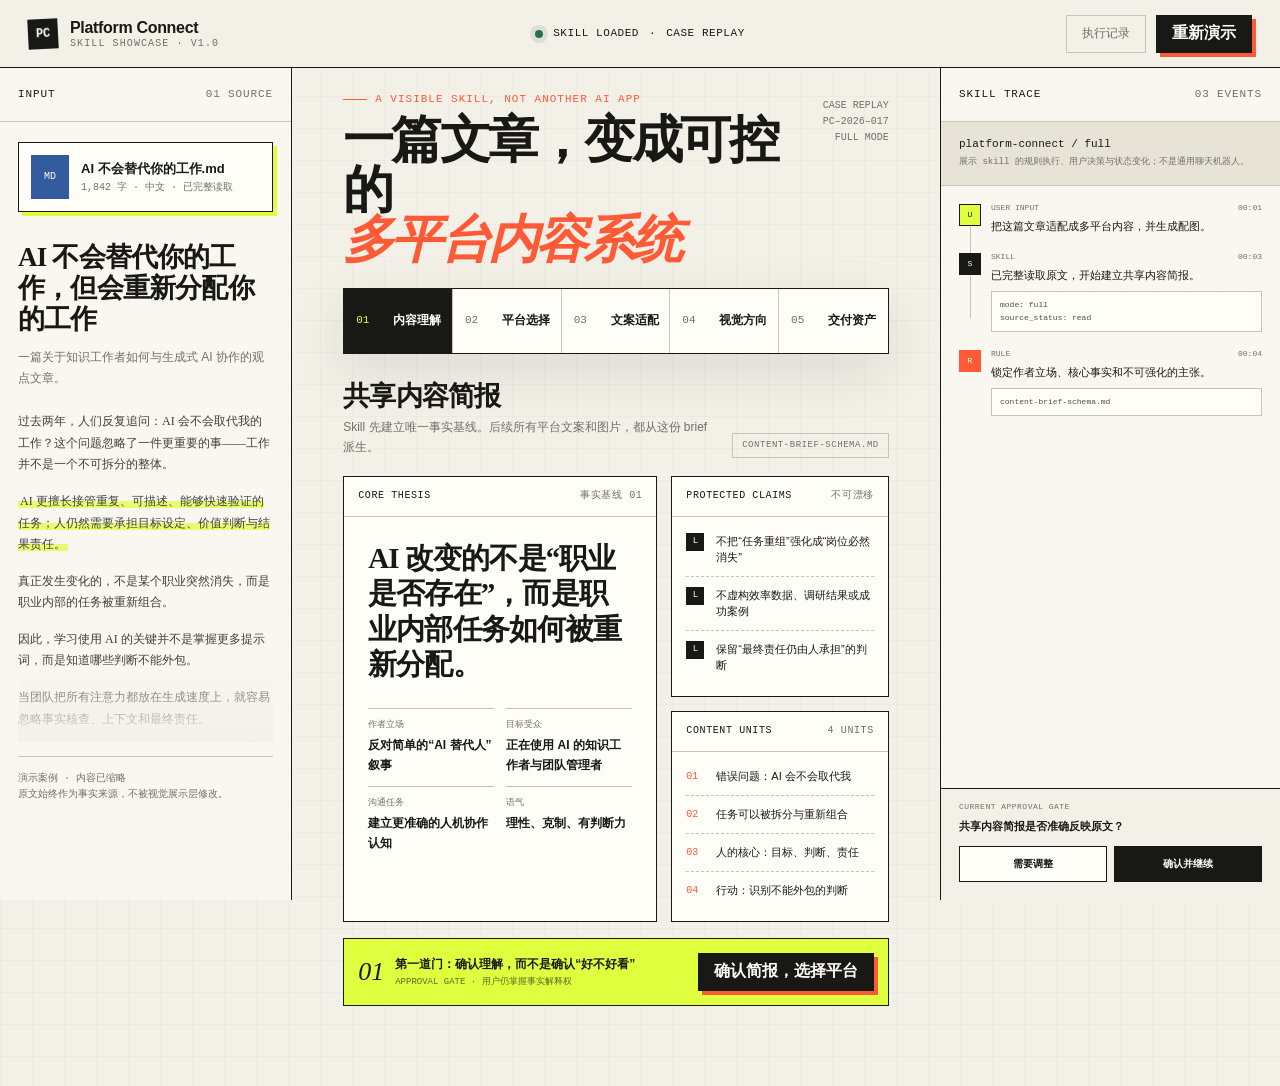
<file: designs/platform-connect-showcase/Platform Connect — Skill Showcase.html>
<!doctype html>
<html lang="zh-CN">
<head>
  <meta charset="utf-8">
  <meta name="viewport" content="width=device-width, initial-scale=1">
  <title>Platform Connect — Skill Showcase</title>
  <style>
    :root {
      --paper: #f3f0e8;
      --paper-deep: #e8e3d7;
      --ink: #181915;
      --muted: #6f7069;
      --line: #c9c4b8;
      --accent: #ff5a36;
      --acid: #dfff3f;
      --white: #fffdf8;
      --green: #2b6f50;
      --blue: #315b9c;
      --shadow: 0 18px 55px rgba(31, 29, 22, .10);
      --serif: "Iowan Old Style", "Palatino Linotype", "Songti SC", "Noto Serif SC", serif;
      --sans: -apple-system, BlinkMacSystemFont, "SF Pro Text", "PingFang SC", "Microsoft YaHei", sans-serif;
      --mono: "SFMono-Regular", Consolas, "Liberation Mono", monospace;
    }

    * { box-sizing: border-box; }

    html, body {
      margin: 0;
      min-height: 100%;
      color: var(--ink);
      background: var(--paper);
      font-family: var(--sans);
    }

    body {
      min-height: 100vh;
      overflow-x: hidden;
      background-image:
        linear-gradient(rgba(24,25,21,.025) 1px, transparent 1px),
        linear-gradient(90deg, rgba(24,25,21,.025) 1px, transparent 1px);
      background-size: 32px 32px;
    }

    button, textarea, input { font: inherit; }
    button { color: inherit; }

    .app-shell {
      min-height: 100vh;
      display: grid;
      grid-template-rows: 68px 1fr;
    }

    .topbar {
      position: sticky;
      top: 0;
      z-index: 20;
      display: grid;
      grid-template-columns: minmax(260px, 1fr) auto minmax(260px, 1fr);
      align-items: center;
      gap: 24px;
      padding: 0 28px;
      border-bottom: 1px solid var(--ink);
      background: rgba(243, 240, 232, .96);
      backdrop-filter: blur(12px);
    }

    .brand {
      display: flex;
      align-items: center;
      gap: 12px;
      font-weight: 780;
      letter-spacing: -.02em;
    }

    .brand-mark {
      width: 30px;
      height: 30px;
      display: grid;
      place-items: center;
      color: var(--white);
      background: var(--ink);
      font-family: var(--mono);
      font-size: 12px;
      transform: rotate(-3deg);
    }

    .brand small {
      display: block;
      margin-top: 1px;
      color: var(--muted);
      font: 10px/1.1 var(--mono);
      letter-spacing: .11em;
      text-transform: uppercase;
    }

    .runtime-status {
      display: flex;
      align-items: center;
      gap: 10px;
      font: 11px/1 var(--mono);
      letter-spacing: .05em;
      text-transform: uppercase;
    }

    .pulse {
      width: 8px;
      height: 8px;
      border-radius: 50%;
      background: var(--green);
      box-shadow: 0 0 0 5px rgba(43,111,80,.12);
    }

    .top-actions {
      display: flex;
      justify-content: flex-end;
      align-items: center;
      gap: 10px;
    }

    .quiet-button, .primary-button, .ghost-button {
      min-height: 38px;
      border: 1px solid var(--ink);
      border-radius: 0;
      padding: 0 15px;
      cursor: pointer;
      transition: transform .16s ease, box-shadow .16s ease, background .16s ease;
    }

    .quiet-button {
      border-color: var(--line);
      background: transparent;
      color: var(--muted);
      font-size: 12px;
    }

    .primary-button {
      color: var(--white);
      background: var(--ink);
      font-weight: 680;
      box-shadow: 4px 4px 0 var(--accent);
    }

    .ghost-button {
      background: var(--white);
      font-weight: 650;
    }

    .quiet-button:hover, .primary-button:hover, .ghost-button:hover {
      transform: translate(-1px, -1px);
    }

    .primary-button:hover { box-shadow: 6px 6px 0 var(--accent); }

    .workspace {
      display: grid;
      grid-template-columns: 292px minmax(620px, 1fr) 340px;
      min-height: calc(100vh - 68px);
    }

    .source-panel, .trace-panel {
      position: sticky;
      top: 68px;
      height: calc(100vh - 68px);
      overflow: auto;
      background: rgba(255,253,248,.55);
    }

    .source-panel { border-right: 1px solid var(--ink); }
    .trace-panel { border-left: 1px solid var(--ink); }

    .panel-heading {
      display: flex;
      align-items: center;
      justify-content: space-between;
      gap: 16px;
      height: 54px;
      padding: 0 18px;
      border-bottom: 1px solid var(--line);
      font: 11px/1 var(--mono);
      letter-spacing: .08em;
      text-transform: uppercase;
    }

    .panel-heading span:last-child { color: var(--muted); }

    .source-body { padding: 20px 18px 28px; }

    .file-ticket {
      display: grid;
      grid-template-columns: 38px 1fr;
      gap: 12px;
      align-items: center;
      padding: 12px;
      border: 1px solid var(--ink);
      background: var(--white);
      box-shadow: 4px 4px 0 var(--acid);
    }

    .file-type {
      display: grid;
      place-items: center;
      width: 38px;
      height: 44px;
      color: var(--white);
      background: var(--blue);
      font: 10px/1 var(--mono);
    }

    .file-name {
      font-size: 13px;
      font-weight: 720;
      line-height: 1.35;
    }

    .file-meta {
      margin-top: 4px;
      color: var(--muted);
      font: 10px/1.3 var(--mono);
    }

    .source-title {
      margin: 30px 0 12px;
      font: 700 27px/1.15 var(--serif);
      letter-spacing: -.03em;
    }

    .source-dek {
      margin: 0 0 22px;
      color: var(--muted);
      font-size: 12px;
      line-height: 1.75;
    }

    .source-copy {
      display: grid;
      gap: 15px;
      color: #3f403a;
      font: 12px/1.8 var(--serif);
    }

    .source-copy p { margin: 0; }

    .highlight {
      padding: 0 2px;
      background: linear-gradient(transparent 48%, rgba(223,255,63,.72) 48%);
    }

    .source-fade {
      position: relative;
      height: 82px;
      margin-top: -70px;
      background: linear-gradient(transparent, var(--paper));
    }

    .source-note {
      margin-top: 14px;
      padding-top: 14px;
      border-top: 1px solid var(--line);
      color: var(--muted);
      font: 10px/1.6 var(--mono);
    }

    .main-stage {
      min-width: 0;
      padding: 26px clamp(24px, 4vw, 58px) 80px;
    }

    .demo-intro {
      display: flex;
      align-items: flex-start;
      justify-content: space-between;
      gap: 24px;
      margin-bottom: 22px;
    }

    .eyebrow {
      display: flex;
      align-items: center;
      gap: 8px;
      color: var(--accent);
      font: 11px/1 var(--mono);
      letter-spacing: .09em;
      text-transform: uppercase;
    }

    .eyebrow::before {
      content: "";
      width: 24px;
      height: 1px;
      background: currentColor;
    }

    .demo-intro h1 {
      max-width: 670px;
      margin: 10px 0 0;
      font: 740 clamp(34px, 4vw, 60px)/.98 var(--serif);
      letter-spacing: -.055em;
    }

    .demo-intro h1 em {
      font-style: italic;
      color: var(--accent);
    }

    .case-id {
      flex: 0 0 auto;
      padding-top: 4px;
      text-align: right;
      color: var(--muted);
      font: 10px/1.6 var(--mono);
      text-transform: uppercase;
    }

    .stepper {
      display: grid;
      grid-template-columns: repeat(5, 1fr);
      margin-bottom: 28px;
      border: 1px solid var(--ink);
      background: var(--white);
      box-shadow: var(--shadow);
    }

    .step {
      position: relative;
      display: grid;
      grid-template-columns: 28px 1fr;
      gap: 9px;
      align-items: center;
      min-width: 0;
      min-height: 64px;
      padding: 10px 12px;
      border: 0;
      border-right: 1px solid var(--line);
      background: transparent;
      text-align: left;
      cursor: pointer;
      transition: background .18s ease, color .18s ease;
    }

    .step:last-child { border-right: 0; }
    .step:hover { background: var(--paper); }
    .step.active { color: var(--white); background: var(--ink); }
    .step.done::after {
      content: "";
      position: absolute;
      right: 8px;
      top: 8px;
      width: 6px;
      height: 6px;
      border-radius: 50%;
      background: var(--green);
    }

    .step-index {
      font: 11px/1 var(--mono);
      color: var(--muted);
    }

    .step.active .step-index { color: var(--acid); }
    .step-label { font-size: 12px; font-weight: 680; white-space: nowrap; }

    .screen {
      display: none;
      animation: enter .32s ease both;
    }

    .screen.active { display: block; }

    @keyframes enter {
      from { opacity: 0; transform: translateY(8px); }
      to { opacity: 1; transform: translateY(0); }
    }

    .section-head {
      display: flex;
      align-items: flex-end;
      justify-content: space-between;
      gap: 24px;
      margin-bottom: 18px;
    }

    .section-head h2 {
      margin: 0;
      font: 700 27px/1.1 var(--serif);
      letter-spacing: -.03em;
    }

    .section-head p {
      max-width: 430px;
      margin: 7px 0 0;
      color: var(--muted);
      font-size: 12px;
      line-height: 1.65;
    }

    .rule-tag {
      flex: 0 0 auto;
      padding: 7px 9px;
      border: 1px solid var(--line);
      color: var(--muted);
      font: 9px/1 var(--mono);
      letter-spacing: .06em;
      text-transform: uppercase;
    }

    .brief-grid {
      display: grid;
      grid-template-columns: 1.3fr .9fr;
      gap: 14px;
    }

    .card {
      position: relative;
      border: 1px solid var(--ink);
      background: var(--white);
    }

    .card-topline {
      display: flex;
      align-items: center;
      justify-content: space-between;
      min-height: 40px;
      padding: 0 14px;
      border-bottom: 1px solid var(--line);
      font: 10px/1 var(--mono);
      letter-spacing: .06em;
      text-transform: uppercase;
    }

    .card-topline span:last-child { color: var(--muted); }

    .thesis-card {
      grid-row: span 2;
      min-height: 304px;
    }

    .thesis-content { padding: 24px; }

    .thesis-quote {
      margin: 0 0 26px;
      font: 650 29px/1.22 var(--serif);
      letter-spacing: -.03em;
    }

    .mini-grid {
      display: grid;
      grid-template-columns: repeat(2, 1fr);
      gap: 12px;
    }

    .mini-fact {
      padding-top: 12px;
      border-top: 1px solid var(--line);
    }

    .mini-fact label {
      display: block;
      margin-bottom: 5px;
      color: var(--muted);
      font: 9px/1 var(--mono);
      text-transform: uppercase;
    }

    .mini-fact strong {
      font-size: 12px;
      line-height: 1.55;
    }

    .lock-list, .unit-list {
      display: grid;
      gap: 0;
      padding: 6px 14px 12px;
    }

    .lock-item, .unit-item {
      display: grid;
      grid-template-columns: 22px 1fr;
      gap: 8px;
      align-items: start;
      padding: 10px 0;
      border-bottom: 1px dashed var(--line);
      font-size: 11px;
      line-height: 1.5;
    }

    .lock-item:last-child, .unit-item:last-child { border-bottom: 0; }

    .lock-icon {
      display: grid;
      place-items: center;
      width: 18px;
      height: 18px;
      color: var(--white);
      background: var(--ink);
      font: 9px/1 var(--mono);
    }

    .unit-num {
      color: var(--accent);
      font: 10px/1.7 var(--mono);
    }

    .approval-bar {
      display: flex;
      align-items: center;
      justify-content: space-between;
      gap: 18px;
      margin-top: 16px;
      padding: 14px;
      border: 1px solid var(--ink);
      background: var(--acid);
    }

    .approval-copy {
      display: flex;
      align-items: center;
      gap: 11px;
    }

    .approval-copy strong {
      display: block;
      font-size: 12px;
    }

    .approval-copy small {
      display: block;
      margin-top: 3px;
      color: rgba(24,25,21,.65);
      font: 9px/1.4 var(--mono);
    }

    .approval-number {
      font: 26px/1 var(--serif);
      font-style: italic;
    }

    .platform-grid {
      display: grid;
      grid-template-columns: repeat(2, minmax(0, 1fr));
      gap: 14px;
    }

    .platform-card {
      position: relative;
      min-height: 184px;
      padding: 18px;
      border: 1px solid var(--ink);
      background: var(--white);
      cursor: pointer;
      transition: transform .18s ease, box-shadow .18s ease;
    }

    .platform-card:hover { transform: translateY(-2px); }
    .platform-card.selected { box-shadow: 6px 6px 0 var(--accent); }
    .platform-card.selected::after {
      content: "SELECTED";
      position: absolute;
      top: 12px;
      right: 12px;
      padding: 5px 7px;
      color: var(--white);
      background: var(--ink);
      font: 8px/1 var(--mono);
      letter-spacing: .08em;
    }

    .platform-monogram {
      display: grid;
      place-items: center;
      width: 34px;
      height: 34px;
      margin-bottom: 16px;
      border: 1px solid var(--ink);
      font: 700 12px/1 var(--mono);
    }

    .platform-card h3 {
      margin: 0 0 6px;
      font: 700 18px/1.1 var(--serif);
    }

    .platform-card p {
      min-height: 42px;
      margin: 0;
      color: var(--muted);
      font-size: 11px;
      line-height: 1.6;
    }

    .platform-tags {
      display: flex;
      flex-wrap: wrap;
      gap: 5px;
      margin-top: 14px;
    }

    .platform-tags span {
      padding: 4px 6px;
      background: var(--paper-deep);
      font: 8px/1 var(--mono);
      text-transform: uppercase;
    }

    .copy-layout {
      display: grid;
      grid-template-columns: 220px minmax(0, 1fr);
      gap: 14px;
    }

    .copy-tabs {
      display: grid;
      align-content: start;
      border: 1px solid var(--ink);
      background: var(--white);
    }

    .copy-tab {
      position: relative;
      display: grid;
      gap: 4px;
      min-height: 76px;
      padding: 14px;
      border: 0;
      border-bottom: 1px solid var(--line);
      background: transparent;
      text-align: left;
      cursor: pointer;
    }

    .copy-tab:last-child { border-bottom: 0; }
    .copy-tab.active { color: var(--white); background: var(--ink); }
    .copy-tab strong { font-size: 12px; }
    .copy-tab small { color: var(--muted); font: 9px/1.4 var(--mono); }
    .copy-tab.active small { color: #a9aaa4; }

    .copy-preview {
      min-height: 432px;
      border: 1px solid var(--ink);
      background: var(--white);
    }

    .preview-toolbar {
      display: flex;
      align-items: center;
      justify-content: space-between;
      min-height: 48px;
      padding: 0 16px;
      border-bottom: 1px solid var(--line);
    }

    .preview-toolbar div:first-child {
      display: flex;
      align-items: center;
      gap: 9px;
      font-size: 11px;
      font-weight: 680;
    }

    .draft-chip {
      padding: 4px 6px;
      color: var(--blue);
      background: #e8eef7;
      font: 8px/1 var(--mono);
    }

    .copy-actions {
      display: flex;
      align-items: center;
      gap: 6px;
    }

    .icon-button {
      width: 30px;
      height: 30px;
      border: 1px solid var(--line);
      background: transparent;
      cursor: pointer;
      font: 11px/1 var(--mono);
    }

    .document-sheet {
      max-width: 620px;
      margin: 0 auto;
      padding: 30px 38px 40px;
    }

    .document-sheet h3 {
      margin: 0 0 18px;
      font: 700 26px/1.25 var(--serif);
      letter-spacing: -.025em;
    }

    .document-sheet p {
      margin: 0 0 14px;
      color: #393a35;
      font-size: 12px;
      line-height: 1.85;
    }

    .hook {
      display: inline;
      background: linear-gradient(transparent 55%, rgba(255,90,54,.25) 55%);
    }

    .cta-line {
      margin-top: 22px !important;
      padding-top: 14px;
      border-top: 1px solid var(--ink);
      font-weight: 680;
    }

    .visual-grid {
      display: grid;
      grid-template-columns: repeat(3, minmax(0, 1fr));
      gap: 12px;
    }

    .visual-card {
      border: 1px solid var(--ink);
      background: var(--white);
      cursor: pointer;
      transition: transform .18s ease, box-shadow .18s ease;
    }

    .visual-card:hover { transform: translateY(-3px); }
    .visual-card.selected { box-shadow: 6px 6px 0 var(--accent); }

    .visual-swatch {
      position: relative;
      height: 145px;
      overflow: hidden;
      border-bottom: 1px solid var(--ink);
    }

    .swatch-editorial { background: #e7dbc9; }
    .swatch-editorial::before {
      content: "AI";
      position: absolute;
      left: 16px;
      bottom: -20px;
      font: 900 116px/1 var(--serif);
      color: #191a16;
      transform: rotate(-7deg);
    }
    .swatch-editorial::after {
      content: "重写工作，不重写判断";
      position: absolute;
      right: 11px;
      top: 12px;
      width: 78px;
      padding: 6px;
      color: var(--white);
      background: var(--accent);
      font: 700 10px/1.35 var(--sans);
    }

    .swatch-diagram {
      background-color: #20221d;
      background-image: linear-gradient(rgba(255,255,255,.08) 1px, transparent 1px), linear-gradient(90deg, rgba(255,255,255,.08) 1px, transparent 1px);
      background-size: 18px 18px;
    }

    .swatch-diagram::before, .swatch-diagram::after {
      position: absolute;
      display: grid;
      place-items: center;
      border: 1px solid var(--acid);
      color: var(--acid);
      font: 10px/1.2 var(--mono);
      text-align: center;
    }

    .swatch-diagram::before {
      content: "重复任务";
      left: 18px;
      top: 43px;
      width: 76px;
      height: 45px;
    }

    .swatch-diagram::after {
      content: "人的判断";
      right: 18px;
      top: 43px;
      width: 76px;
      height: 45px;
      border-color: var(--accent);
      color: var(--accent);
      box-shadow: -42px 0 0 -41px var(--white);
    }

    .swatch-collage { background: var(--acid); }
    .swatch-collage::before {
      content: "HUMAN\A ×\A MACHINE";
      white-space: pre;
      position: absolute;
      inset: 17px auto auto 17px;
      font: 900 28px/.85 var(--sans);
      letter-spacing: -.08em;
    }

    .swatch-collage::after {
      content: "不是替代\A 是重新分工";
      white-space: pre;
      position: absolute;
      right: 12px;
      bottom: 12px;
      padding: 10px;
      color: var(--white);
      background: var(--blue);
      font: 700 12px/1.25 var(--serif);
      transform: rotate(4deg);
    }

    .visual-copy { padding: 14px; }
    .visual-copy h3 { margin: 0 0 5px; font: 700 15px/1.2 var(--serif); }
    .visual-copy p { min-height: 50px; margin: 0; color: var(--muted); font-size: 10px; line-height: 1.6; }

    .fit-row {
      display: flex;
      align-items: center;
      justify-content: space-between;
      gap: 10px;
      margin-top: 12px;
      padding-top: 10px;
      border-top: 1px solid var(--line);
      font: 8px/1 var(--mono);
      text-transform: uppercase;
    }

    .asset-board {
      display: grid;
      grid-template-columns: repeat(2, minmax(0, 1fr));
      gap: 12px;
    }

    .asset-card {
      display: grid;
      grid-template-columns: 92px 1fr;
      min-height: 126px;
      border: 1px solid var(--ink);
      background: var(--white);
    }

    .asset-thumb {
      position: relative;
      display: grid;
      place-items: center;
      overflow: hidden;
      border-right: 1px solid var(--ink);
      color: var(--white);
      background: var(--ink);
      font: 800 24px/1 var(--serif);
    }

    .asset-thumb.tall::after {
      content: "";
      position: absolute;
      width: 34px;
      height: 60px;
      border: 1px solid var(--acid);
    }

    .asset-thumb.wide::after {
      content: "";
      position: absolute;
      width: 62px;
      height: 34px;
      border: 1px solid var(--accent);
    }

    .asset-body { padding: 13px; }

    .asset-line {
      display: flex;
      align-items: flex-start;
      justify-content: space-between;
      gap: 8px;
    }

    .asset-line h3 { margin: 0; font-size: 12px; }

    .ready-chip {
      padding: 4px 6px;
      color: var(--green);
      background: #e0eee7;
      font: 8px/1 var(--mono);
    }

    .asset-meta {
      margin-top: 5px;
      color: var(--muted);
      font: 9px/1.5 var(--mono);
    }

    .qa-row {
      display: grid;
      grid-template-columns: repeat(2, 1fr);
      gap: 5px;
      margin-top: 12px;
    }

    .qa-row span {
      padding: 5px 6px;
      border: 1px solid var(--line);
      font: 8px/1 var(--mono);
    }

    .qa-row span::before {
      content: "✓";
      margin-right: 4px;
      color: var(--green);
    }

    .delivery-footer {
      display: grid;
      grid-template-columns: 1fr auto;
      gap: 16px;
      align-items: center;
      margin-top: 14px;
      padding: 18px;
      color: var(--white);
      background: var(--ink);
    }

    .delivery-footer strong { font: 680 16px/1.2 var(--serif); }
    .delivery-footer small { display: block; margin-top: 4px; color: #acaea7; font: 9px/1.4 var(--mono); }

    .trace-body {
      display: flex;
      flex-direction: column;
      min-height: calc(100vh - 122px);
    }

    .trace-context {
      padding: 15px 18px;
      border-bottom: 1px solid var(--line);
      background: var(--paper-deep);
    }

    .trace-context strong {
      display: block;
      font: 11px/1.4 var(--mono);
    }

    .trace-context span {
      display: block;
      margin-top: 4px;
      color: var(--muted);
      font: 9px/1.5 var(--mono);
    }

    .trace-stream {
      display: grid;
      align-content: start;
      gap: 18px;
      flex: 1;
      padding: 18px;
    }

    .trace-event {
      display: grid;
      grid-template-columns: 22px 1fr;
      gap: 10px;
      animation: traceIn .28s ease both;
    }

    @keyframes traceIn {
      from { opacity: 0; transform: translateX(5px); }
      to { opacity: 1; transform: translateX(0); }
    }

    .event-mark {
      position: relative;
      display: grid;
      place-items: center;
      width: 22px;
      height: 22px;
      border: 1px solid var(--ink);
      background: var(--white);
      font: 8px/1 var(--mono);
    }

    .event-mark::after {
      content: "";
      position: absolute;
      left: 10px;
      top: 22px;
      width: 1px;
      height: 42px;
      background: var(--line);
    }

    .trace-event:last-child .event-mark::after { display: none; }
    .trace-event.agent .event-mark { color: var(--white); background: var(--ink); }
    .trace-event.user .event-mark { background: var(--acid); }
    .trace-event.rule .event-mark { color: var(--white); background: var(--accent); border-color: var(--accent); }

    .event-copy label {
      display: flex;
      justify-content: space-between;
      gap: 8px;
      margin-bottom: 5px;
      color: var(--muted);
      font: 8px/1 var(--mono);
      text-transform: uppercase;
    }

    .event-copy p {
      margin: 0;
      font-size: 11px;
      line-height: 1.65;
    }

    .event-copy code {
      display: block;
      margin-top: 7px;
      padding: 7px 8px;
      border: 1px solid var(--line);
      color: #4d4e48;
      background: var(--white);
      font: 8px/1.55 var(--mono);
      white-space: pre-wrap;
    }

    .decision-box {
      position: sticky;
      bottom: 0;
      padding: 14px 18px 18px;
      border-top: 1px solid var(--ink);
      background: var(--paper);
    }

    .decision-box label {
      display: block;
      margin-bottom: 8px;
      color: var(--muted);
      font: 8px/1 var(--mono);
      letter-spacing: .06em;
      text-transform: uppercase;
    }

    .decision-text {
      margin-bottom: 11px;
      font-size: 11px;
      font-weight: 680;
      line-height: 1.45;
    }

    .decision-actions {
      display: grid;
      grid-template-columns: 1fr 1fr;
      gap: 7px;
    }

    .decision-actions button {
      min-height: 36px;
      border: 1px solid var(--ink);
      background: var(--white);
      font-size: 10px;
      font-weight: 650;
      cursor: pointer;
    }

    .decision-actions button.confirm {
      color: var(--white);
      background: var(--ink);
    }

    .toast {
      position: fixed;
      right: 28px;
      bottom: 28px;
      z-index: 50;
      max-width: 340px;
      padding: 13px 16px;
      color: var(--white);
      background: var(--ink);
      box-shadow: 5px 5px 0 var(--accent);
      font-size: 11px;
      line-height: 1.5;
      opacity: 0;
      transform: translateY(10px);
      pointer-events: none;
      transition: opacity .2s ease, transform .2s ease;
    }

    .toast.show { opacity: 1; transform: translateY(0); }

    @media (max-width: 1180px) {
      .workspace { grid-template-columns: 240px minmax(560px, 1fr); }
      .trace-panel {
        position: fixed;
        z-index: 30;
        right: 0;
        top: 68px;
        width: 340px;
        transform: translateX(100%);
        transition: transform .25s ease;
        box-shadow: -18px 0 50px rgba(0,0,0,.12);
      }
      body.trace-open .trace-panel { transform: translateX(0); }
    }

    @media (max-width: 820px) {
      .topbar { grid-template-columns: 1fr auto; padding: 0 16px; }
      .runtime-status { display: none; }
      .workspace { display: block; }
      .source-panel { display: none; }
      .main-stage { padding: 22px 16px 60px; }
      .demo-intro { display: block; }
      .case-id { margin-top: 14px; text-align: left; }
      .stepper { overflow-x: auto; grid-template-columns: repeat(5, 130px); }
      .brief-grid, .platform-grid, .copy-layout, .visual-grid, .asset-board { grid-template-columns: 1fr; }
      .thesis-card { grid-row: auto; }
      .copy-tabs { grid-template-columns: repeat(3, 1fr); overflow-x: auto; }
      .copy-tab { border-right: 1px solid var(--line); border-bottom: 0; }
    }
  </style>
</head>
<body>
  <div class="app-shell">
    <header class="topbar">
      <div class="brand">
        <div class="brand-mark">PC</div>
        <div>
          Platform Connect
          <small>Skill showcase · v1.0</small>
        </div>
      </div>
      <div class="runtime-status">
        <span class="pulse"></span>
        <span>Skill loaded</span>
        <span>·</span>
        <span>case replay</span>
      </div>
      <div class="top-actions">
        <button class="quiet-button" id="toggleTrace">执行记录</button>
        <button class="primary-button" id="restartDemo">重新演示</button>
      </div>
    </header>

    <div class="workspace">
      <aside class="source-panel">
        <div class="panel-heading">
          <span>Input</span>
          <span>01 source</span>
        </div>
        <div class="source-body">
          <div class="file-ticket">
            <div class="file-type">MD</div>
            <div>
              <div class="file-name">AI 不会替代你的工作.md</div>
              <div class="file-meta">1,842 字 · 中文 · 已完整读取</div>
            </div>
          </div>
          <h2 class="source-title">AI 不会替代你的工作，但会重新分配你的工作</h2>
          <p class="source-dek">一篇关于知识工作者如何与生成式 AI 协作的观点文章。</p>
          <div class="source-copy">
            <p>过去两年，人们反复追问：AI 会不会取代我的工作？这个问题忽略了一件更重要的事——工作并不是一个不可拆分的整体。</p>
            <p><span class="highlight">AI 更擅长接管重复、可描述、能够快速验证的任务；人仍然需要承担目标设定、价值判断与结果责任。</span></p>
            <p>真正发生变化的，不是某个职业突然消失，而是职业内部的任务被重新组合。</p>
            <p>因此，学习使用 AI 的关键并不是掌握更多提示词，而是知道哪些判断不能外包。</p>
            <p>当团队把所有注意力都放在生成速度上，就容易忽略事实核查、上下文和最终责任。</p>
          </div>
          <div class="source-fade"></div>
          <div class="source-note">演示案例 · 内容已缩略<br>原文始终作为事实来源，不被视觉展示层修改。</div>
        </div>
      </aside>

      <main class="main-stage">
        <div class="demo-intro">
          <div>
            <div class="eyebrow">A visible skill, not another AI app</div>
            <h1>一篇文章，变成可控的<br><em>多平台内容系统</em></h1>
          </div>
          <div class="case-id">Case replay<br>PC–2026–017<br>Full mode</div>
        </div>

        <nav class="stepper" aria-label="Skill execution steps">
          <button class="step active" data-step="0"><span class="step-index">01</span><span class="step-label">内容理解</span></button>
          <button class="step" data-step="1"><span class="step-index">02</span><span class="step-label">平台选择</span></button>
          <button class="step" data-step="2"><span class="step-index">03</span><span class="step-label">文案适配</span></button>
          <button class="step" data-step="3"><span class="step-index">04</span><span class="step-label">视觉方向</span></button>
          <button class="step" data-step="4"><span class="step-index">05</span><span class="step-label">交付资产</span></button>
        </nav>

        <section class="screen active" data-screen="0" data-screen-label="内容理解">
          <div class="section-head">
            <div>
              <h2>共享内容简报</h2>
              <p>Skill 先建立唯一事实基线。后续所有平台文案和图片，都从这份 brief 派生。</p>
            </div>
            <div class="rule-tag">content-brief-schema.md</div>
          </div>

          <div class="brief-grid">
            <article class="card thesis-card">
              <div class="card-topline"><span>Core thesis</span><span>事实基线 01</span></div>
              <div class="thesis-content">
                <p class="thesis-quote">AI 改变的不是“职业是否存在”，而是职业内部任务如何被重新分配。</p>
                <div class="mini-grid">
                  <div class="mini-fact"><label>作者立场</label><strong>反对简单的“AI 替代人”叙事</strong></div>
                  <div class="mini-fact"><label>目标受众</label><strong>正在使用 AI 的知识工作者与团队管理者</strong></div>
                  <div class="mini-fact"><label>沟通任务</label><strong>建立更准确的人机协作认知</strong></div>
                  <div class="mini-fact"><label>语气</label><strong>理性、克制、有判断力</strong></div>
                </div>
              </div>
            </article>

            <article class="card">
              <div class="card-topline"><span>Protected claims</span><span>不可漂移</span></div>
              <div class="lock-list">
                <div class="lock-item"><span class="lock-icon">L</span><span>不把“任务重组”强化成“岗位必然消失”</span></div>
                <div class="lock-item"><span class="lock-icon">L</span><span>不虚构效率数据、调研结果或成功案例</span></div>
                <div class="lock-item"><span class="lock-icon">L</span><span>保留“最终责任仍由人承担”的判断</span></div>
              </div>
            </article>

            <article class="card">
              <div class="card-topline"><span>Content units</span><span>4 units</span></div>
              <div class="unit-list">
                <div class="unit-item"><span class="unit-num">01</span><span>错误问题：AI 会不会取代我</span></div>
                <div class="unit-item"><span class="unit-num">02</span><span>任务可以被拆分与重新组合</span></div>
                <div class="unit-item"><span class="unit-num">03</span><span>人的核心：目标、判断、责任</span></div>
                <div class="unit-item"><span class="unit-num">04</span><span>行动：识别不能外包的判断</span></div>
              </div>
            </article>
          </div>

          <div class="approval-bar">
            <div class="approval-copy">
              <span class="approval-number">01</span>
              <div><strong>第一道门：确认理解，而不是确认“好不好看”</strong><small>APPROVAL GATE · 用户仍掌握事实解释权</small></div>
            </div>
            <button class="primary-button next-button" data-next="1">确认简报，选择平台</button>
          </div>
        </section>

        <section class="screen" data-screen="1" data-screen-label="平台选择">
          <div class="section-head">
            <div>
              <h2>选择目标平台</h2>
              <p>没有默认“全选”。每个平台都对应一份独立的内容结构，而不是同一文案换个标题。</p>
            </div>
            <div class="rule-tag">platform-adapters.md</div>
          </div>

          <div class="platform-grid">
            <article class="platform-card selected" data-platform="xiaohongshu">
              <div class="platform-monogram">RED</div>
              <h3>小红书</h3>
              <p>以认知反差开场，用可收藏的判断清单承接观点。</p>
              <div class="platform-tags"><span>共鸣式标题</span><span>卡片结构</span><span>收藏 CTA</span></div>
            </article>
            <article class="platform-card selected" data-platform="douyin">
              <div class="platform-monogram">DY</div>
              <h3>抖音</h3>
              <p>前三秒提出错误问题，用口语节奏完成观点转折。</p>
              <div class="platform-tags"><span>3 秒钩子</span><span>60 秒脚本</span><span>评论 CTA</span></div>
            </article>
            <article class="platform-card selected" data-platform="linkedin">
              <div class="platform-monogram">IN</div>
              <h3>LinkedIn</h3>
              <p>保留专业判断，强调组织如何重新划分人机职责。</p>
              <div class="platform-tags"><span>英文市场</span><span>专业观点</span><span>讨论 CTA</span></div>
            </article>
            <article class="platform-card" data-platform="wechat">
              <div class="platform-monogram">WX</div>
              <h3>微信公众号</h3>
              <p>以完整论证展开，适合承载方法与案例层次。</p>
              <div class="platform-tags"><span>长文结构</span><span>章节标题</span><span>深度阅读</span></div>
            </article>
          </div>

          <div class="approval-bar">
            <div class="approval-copy">
              <span class="approval-number">03</span>
              <div><strong id="platformCount">已选择 3 个平台</strong><small>每个平台将生成独立、可编辑的 copy package</small></div>
            </div>
            <button class="primary-button next-button" data-next="2">运行平台适配</button>
          </div>
        </section>

        <section class="screen" data-screen="2" data-screen-label="文案适配">
          <div class="section-head">
            <div>
              <h2>平台原生文案</h2>
              <p>同一个事实基线，不同的开场、节奏、结构与 CTA。每份内容都保持可编辑状态。</p>
            </div>
            <div class="rule-tag">copy review gate</div>
          </div>

          <div class="copy-layout">
            <div class="copy-tabs">
              <button class="copy-tab active" data-copy="red"><strong>小红书</strong><small>认知反差 · 收藏型</small></button>
              <button class="copy-tab" data-copy="dy"><strong>抖音</strong><small>60 秒 · 口语脚本</small></button>
              <button class="copy-tab" data-copy="in"><strong>LinkedIn</strong><small>EN · Professional</small></button>
            </div>

            <article class="copy-preview">
              <div class="preview-toolbar">
                <div><span id="copyPlatformLabel">小红书图文</span><span class="draft-chip">EDITABLE DRAFT</span></div>
                <div class="copy-actions"><button class="icon-button" title="编辑">ED</button><button class="icon-button" title="重新生成">RE</button></div>
              </div>
              <div class="document-sheet" id="copyContent"></div>
            </article>
          </div>

          <div class="approval-bar">
            <div class="approval-copy">
              <span class="approval-number">02</span>
              <div><strong>第二道门：文案确认后，才询问是否生成配图</strong><small>COPY APPROVAL ≠ IMAGE APPROVAL</small></div>
            </div>
            <button class="primary-button next-button" data-next="3">文案可用，进入配图选择</button>
          </div>
        </section>

        <section class="screen" data-screen="3" data-screen-label="视觉方向">
          <div class="section-head">
            <div>
              <h2>内容特定的视觉方向</h2>
              <p>推荐不是泛化的“插画风、3D 风”，而是根据文章行业、受众和沟通任务生成。</p>
            </div>
            <div class="rule-tag">visual-handoff.md</div>
          </div>

          <div class="visual-grid">
            <article class="visual-card selected" data-style="editorial">
              <div class="visual-swatch swatch-editorial"></div>
              <div class="visual-copy">
                <h3>编辑部观点海报</h3>
                <p>用强标题和克制排版承载“重新分工”的判断，适合观点型内容。</p>
                <div class="fit-row"><span>小红书 / LinkedIn</span><span>推荐 92%</span></div>
              </div>
            </article>
            <article class="visual-card" data-style="diagram">
              <div class="visual-swatch swatch-diagram"></div>
              <div class="visual-copy">
                <h3>任务重组解释图</h3>
                <p>把重复任务与人的判断拆成可见关系，降低抽象概念的理解成本。</p>
                <div class="fit-row"><span>抖音 / 轮播页</span><span>推荐 88%</span></div>
              </div>
            </article>
            <article class="visual-card" data-style="collage">
              <div class="visual-swatch swatch-collage"></div>
              <div class="visual-copy">
                <h3>人机协作拼贴</h3>
                <p>用更有张力的纸张拼贴表现两种能力并存，但需避免“机器人替代人”俗套。</p>
                <div class="fit-row"><span>封面 / 开场帧</span><span>推荐 79%</span></div>
              </div>
            </article>
          </div>

          <div class="approval-bar">
            <div class="approval-copy">
              <span class="approval-number">03</span>
              <div><strong>已选择：<span id="selectedStyleLabel">编辑部观点海报</span></strong><small>仍可提供自定义提示词或按平台覆盖</small></div>
            </div>
            <button class="primary-button next-button" data-next="4">确认资产清单并生成</button>
          </div>
        </section>

        <section class="screen" data-screen="4" data-screen-label="交付资产">
          <div class="section-head">
            <div>
              <h2>可追溯的交付包</h2>
              <p>每张图片都有来源锚点、用途、比例和 QA 状态。成果不是聊天里的散落附件。</p>
            </div>
            <div class="rule-tag">manifest.json · approved</div>
          </div>

          <div class="asset-board">
            <article class="asset-card">
              <div class="asset-thumb tall">RED</div>
              <div class="asset-body">
                <div class="asset-line"><h3>小红书首图</h3><span class="ready-chip">READY</span></div>
                <div class="asset-meta">3:4 · editorial-poster<br>anchor: core_thesis</div>
                <div class="qa-row"><span>事实</span><span>文字</span><span>构图</span><span>风格</span></div>
              </div>
            </article>
            <article class="asset-card">
              <div class="asset-thumb tall">DY</div>
              <div class="asset-body">
                <div class="asset-line"><h3>抖音开场帧</h3><span class="ready-chip">READY</span></div>
                <div class="asset-meta">9:16 · editorial-poster<br>anchor: content_unit_01</div>
                <div class="qa-row"><span>事实</span><span>文字</span><span>安全区</span><span>风格</span></div>
              </div>
            </article>
            <article class="asset-card">
              <div class="asset-thumb wide">IN</div>
              <div class="asset-body">
                <div class="asset-line"><h3>LinkedIn 横图</h3><span class="ready-chip">READY</span></div>
                <div class="asset-meta">1.91:1 · editorial-poster<br>anchor: protected_claim_03</div>
                <div class="qa-row"><span>事实</span><span>英文</span><span>构图</span><span>风格</span></div>
              </div>
            </article>
            <article class="asset-card">
              <div class="asset-thumb wide">04</div>
              <div class="asset-body">
                <div class="asset-line"><h3>解释卡片组</h3><span class="ready-chip">READY</span></div>
                <div class="asset-meta">4 pages · platform override<br>anchor: content_units_01–04</div>
                <div class="qa-row"><span>顺序</span><span>文字</span><span>一致性</span><span>风格</span></div>
              </div>
            </article>
          </div>

          <div class="delivery-footer">
            <div><strong>outputs/ai-work-reallocation/</strong><small>source-brief.md · 3 copy packages · manifest.json · 7 image assets · index.md</small></div>
            <button class="ghost-button" id="inspectManifest">查看交付结构</button>
          </div>
        </section>
      </main>

      <aside class="trace-panel">
        <div class="panel-heading">
          <span>Skill trace</span>
          <span id="traceCounter">03 events</span>
        </div>
        <div class="trace-body">
          <div class="trace-context">
            <strong>platform-connect / full</strong>
            <span>展示 skill 的规则执行、用户决策与状态变化；不是通用聊天机器人。</span>
          </div>
          <div class="trace-stream" id="traceStream"></div>
          <div class="decision-box">
            <label>Current approval gate</label>
            <div class="decision-text" id="decisionText">共享内容简报是否准确反映原文？</div>
            <div class="decision-actions">
              <button id="editDecision">需要调整</button>
              <button class="confirm" id="confirmDecision">确认并继续</button>
            </div>
          </div>
        </div>
      </aside>
    </div>
  </div>

  <div class="toast" id="toast"></div>

  <script>
    const copyPackages = {
      red: {
        label: "小红书图文",
        html: `
          <h3><span class="hook">AI 不会直接抢走你的工作，但会先拿走其中一部分</span></h3>
          <p>我们常把“工作”想成一个完整岗位，于是问题总是：AI 会不会取代我？</p>
          <p>但更值得观察的是，你每天做的事情正在被重新拆分：重复、可描述、能快速验证的任务更适合交给 AI；目标设定、价值判断和结果责任仍然需要人。</p>
          <p>真正要练习的，不只是写提示词，而是识别：<strong>哪些判断不能外包。</strong></p>
          <p class="cta-line">收藏这份判断框架，也欢迎说说你工作中最不能交给 AI 的部分。</p>`
      },
      dy: {
        label: "抖音 60 秒脚本",
        html: `
          <h3><span class="hook">AI 会不会取代你的工作？这个问题，可能从一开始就问错了。</span></h3>
          <p>工作不是一个完整的盒子，它可以被拆成很多任务。</p>
          <p>重复的、能说清楚的、结果可以快速检查的，AI 会越来越擅长。但目标怎么定、什么更重要、出了问题谁负责——这些判断仍然在人手里。</p>
          <p>所以变化不是“一个职业突然消失”，而是职业内部重新分工。</p>
          <p class="cta-line">你工作里哪一件事可以交给 AI，哪一个判断绝对不能？评论区聊聊。</p>`
      },
      in: {
        label: "LinkedIn post · EN",
        html: `
          <h3><span class="hook">AI may not replace your job. It will redistribute the tasks inside it.</span></h3>
          <p>The “Will AI take my job?” debate treats a role as one indivisible unit. In practice, roles are bundles of tasks.</p>
          <p>Generative AI is increasingly useful for work that is repetitive, describable, and quickly verifiable. People still need to set goals, exercise judgment, and own the outcome.</p>
          <p>The useful question is therefore not only what AI can do, but which decisions a team must not outsource.</p>
          <p class="cta-line">Which task in your role is ready for AI—and which judgment should remain human?</p>`
      }
    };

    const traceByStep = [
      [
        { type: "user", mark: "U", who: "User input", time: "00:01", text: "把这篇文章适配成多平台内容，并生成配图。" },
        { type: "agent", mark: "S", who: "Skill", time: "00:03", text: "已完整读取原文，开始建立共享内容简报。", code: "mode: full\nsource_status: read" },
        { type: "rule", mark: "R", who: "Rule", time: "00:04", text: "锁定作者立场、核心事实和不可强化的主张。", code: "content-brief-schema.md" }
      ],
      [
        { type: "agent", mark: "S", who: "Skill", time: "00:08", text: "简报已确认。当前没有默认平台选择，请用户明确目标平台。" },
        { type: "user", mark: "U", who: "User decision", time: "00:12", text: "选择小红书、抖音和 LinkedIn；英文面向全球职场用户。" },
        { type: "rule", mark: "R", who: "Adapter", time: "00:13", text: "仅读取三个已选平台的适配规则。", code: "locale: zh-CN / en-global" }
      ],
      [
        { type: "agent", mark: "S", who: "Skill", time: "00:19", text: "已从同一 brief 派生三份平台文案，保持事实与作者立场一致。" },
        { type: "rule", mark: "R", who: "Approval gate", time: "00:20", text: "停止执行，等待文案确认。视觉方向不会与初稿同时出现。" },
        { type: "user", mark: "U", who: "User decision", time: "00:26", text: "文案可用，继续生成配图。" }
      ],
      [
        { type: "agent", mark: "S", who: "Skill", time: "00:30", text: "已识别行业为“未来工作 / AI 协作”，沟通任务为“认知重构”。" },
        { type: "agent", mark: "S", who: "Visual routing", time: "00:33", text: "推荐 3 个内容特定方向，并保留自定义提示词入口。" },
        { type: "rule", mark: "R", who: "Manifest gate", time: "00:34", text: "生成前先确认每个资产的用途、比例、来源锚点和事实约束。" }
      ],
      [
        { type: "rule", mark: "R", who: "Validation", time: "00:42", text: "manifest 已通过字段、比例、重复资产与审批状态检查。" },
        { type: "agent", mark: "S", who: "Generation", time: "00:55", text: "按 distinct asset 逐一生成，并完成事实、文字、构图与风格 QA。" },
        { type: "agent", mark: "S", who: "Delivery", time: "01:02", text: "交付索引已建立，文案与图片都可追溯到共享 brief。", code: "generation_status: ready" }
      ]
    ];

    const decisionLabels = [
      "共享内容简报是否准确反映原文？",
      "确认目标平台与语言市场？",
      "平台文案是否可用，并继续询问配图意图？",
      "确认视觉方向与资产清单？",
      "交付完成：检查成果与 QA 状态。"
    ];

    const styleLabels = {
      editorial: "编辑部观点海报",
      diagram: "任务重组解释图",
      collage: "人机协作拼贴"
    };

    let currentStep = 0;
    let toastTimer;

    const stepButtons = [...document.querySelectorAll(".step")];
    const screens = [...document.querySelectorAll(".screen")];
    const traceStream = document.getElementById("traceStream");
    const copyContent = document.getElementById("copyContent");
    const copyPlatformLabel = document.getElementById("copyPlatformLabel");
    const decisionText = document.getElementById("decisionText");
    const toast = document.getElementById("toast");

    function showToast(message) {
      toast.textContent = message;
      toast.classList.add("show");
      clearTimeout(toastTimer);
      toastTimer = setTimeout(() => toast.classList.remove("show"), 2200);
    }

    function renderTrace(step) {
      traceStream.innerHTML = traceByStep[step].map(event => `
        <div class="trace-event ${event.type}">
          <div class="event-mark">${event.mark}</div>
          <div class="event-copy">
            <label><span>${event.who}</span><span>${event.time}</span></label>
            <p>${event.text}</p>
            ${event.code ? `<code>${event.code}</code>` : ""}
          </div>
        </div>
      `).join("");
      document.getElementById("traceCounter").textContent = `${String(traceByStep[step].length).padStart(2, "0")} events`;
    }

    function goToStep(step, notify = true) {
      currentStep = Math.max(0, Math.min(4, Number(step)));
      stepButtons.forEach((button, index) => {
        button.classList.toggle("active", index === currentStep);
        button.classList.toggle("done", index < currentStep);
      });
      screens.forEach((screen, index) => screen.classList.toggle("active", index === currentStep));
      decisionText.textContent = decisionLabels[currentStep];
      document.getElementById("confirmDecision").textContent = currentStep === 4 ? "查看交付" : "确认并继续";
      renderTrace(currentStep);
      if (notify) showToast(`已切换到 ${String(currentStep + 1).padStart(2, "0")} · ${stepButtons[currentStep].querySelector(".step-label").textContent}`);
      window.scrollTo({ top: 0, behavior: "smooth" });
    }

    stepButtons.forEach(button => button.addEventListener("click", () => goToStep(button.dataset.step)));
    document.querySelectorAll(".next-button").forEach(button => button.addEventListener("click", () => goToStep(button.dataset.next)));

    document.querySelectorAll(".platform-card").forEach(card => {
      card.addEventListener("click", () => {
        card.classList.toggle("selected");
        const count = document.querySelectorAll(".platform-card.selected").length;
        document.getElementById("platformCount").textContent = `已选择 ${count} 个平台`;
        showToast(count ? `平台选择已更新：${count} 个` : "至少需要选择一个平台");
      });
    });

    document.querySelectorAll(".copy-tab").forEach(tab => {
      tab.addEventListener("click", () => {
        document.querySelectorAll(".copy-tab").forEach(item => item.classList.remove("active"));
        tab.classList.add("active");
        const pkg = copyPackages[tab.dataset.copy];
        copyPlatformLabel.textContent = pkg.label;
        copyContent.innerHTML = pkg.html;
      });
    });

    document.querySelectorAll(".visual-card").forEach(card => {
      card.addEventListener("click", () => {
        document.querySelectorAll(".visual-card").forEach(item => item.classList.remove("selected"));
        card.classList.add("selected");
        document.getElementById("selectedStyleLabel").textContent = styleLabels[card.dataset.style];
        showToast(`已选择视觉方向：${styleLabels[card.dataset.style]}`);
      });
    });

    document.getElementById("confirmDecision").addEventListener("click", () => {
      if (currentStep < 4) {
        goToStep(currentStep + 1);
      } else {
        showToast("案例回放完成：所有交付资产已通过 QA");
      }
    });

    document.getElementById("editDecision").addEventListener("click", () => {
      showToast("展示态：真实执行时，这里会把修改意见返回给当前 skill 步骤");
    });

    document.getElementById("restartDemo").addEventListener("click", () => {
      document.querySelectorAll(".platform-card").forEach((card, index) => card.classList.toggle("selected", index < 3));
      document.getElementById("platformCount").textContent = "已选择 3 个平台";
      goToStep(0);
    });

    document.getElementById("toggleTrace").addEventListener("click", () => {
      document.body.classList.toggle("trace-open");
    });

    document.getElementById("inspectManifest").addEventListener("click", () => {
      showToast("manifest.json → 7 assets · approval: approved · QA: passed");
    });

    copyContent.innerHTML = copyPackages.red.html;
    renderTrace(0);
  </script>
</body>
</html>
</file>
